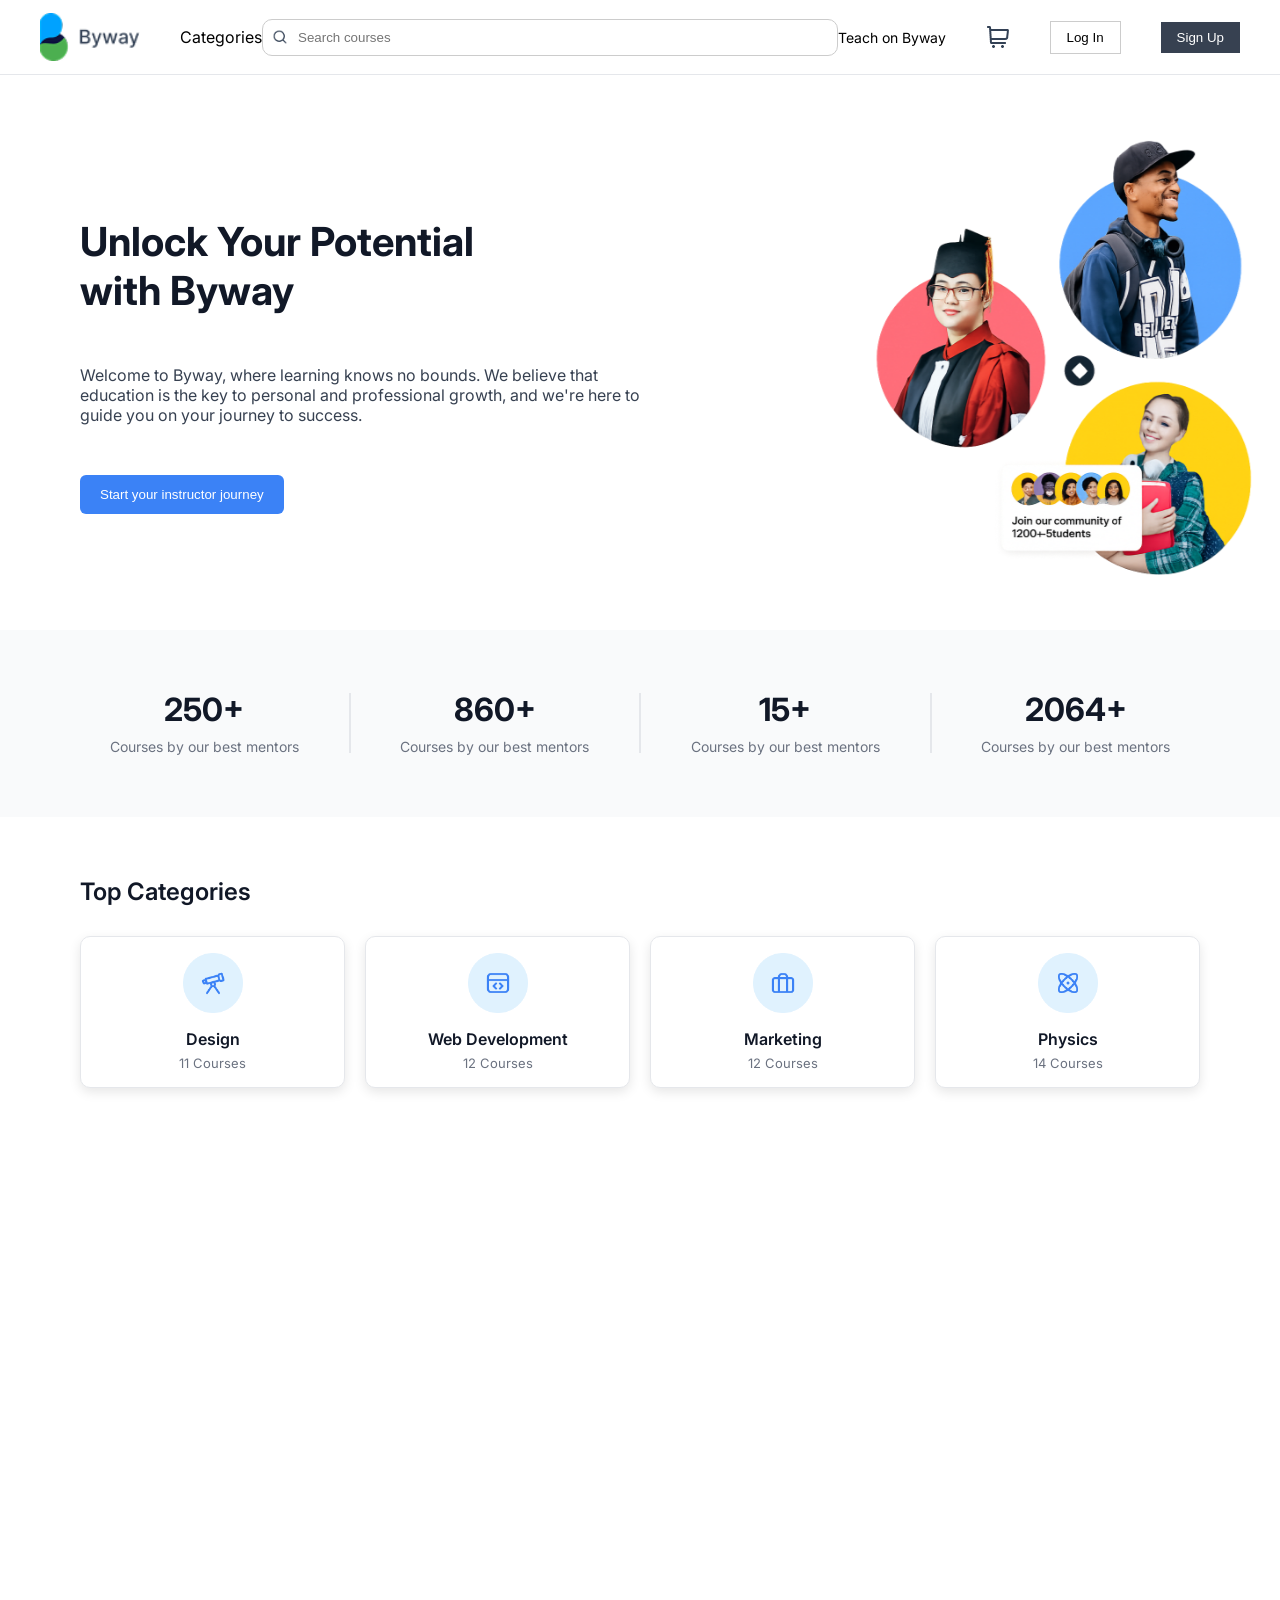
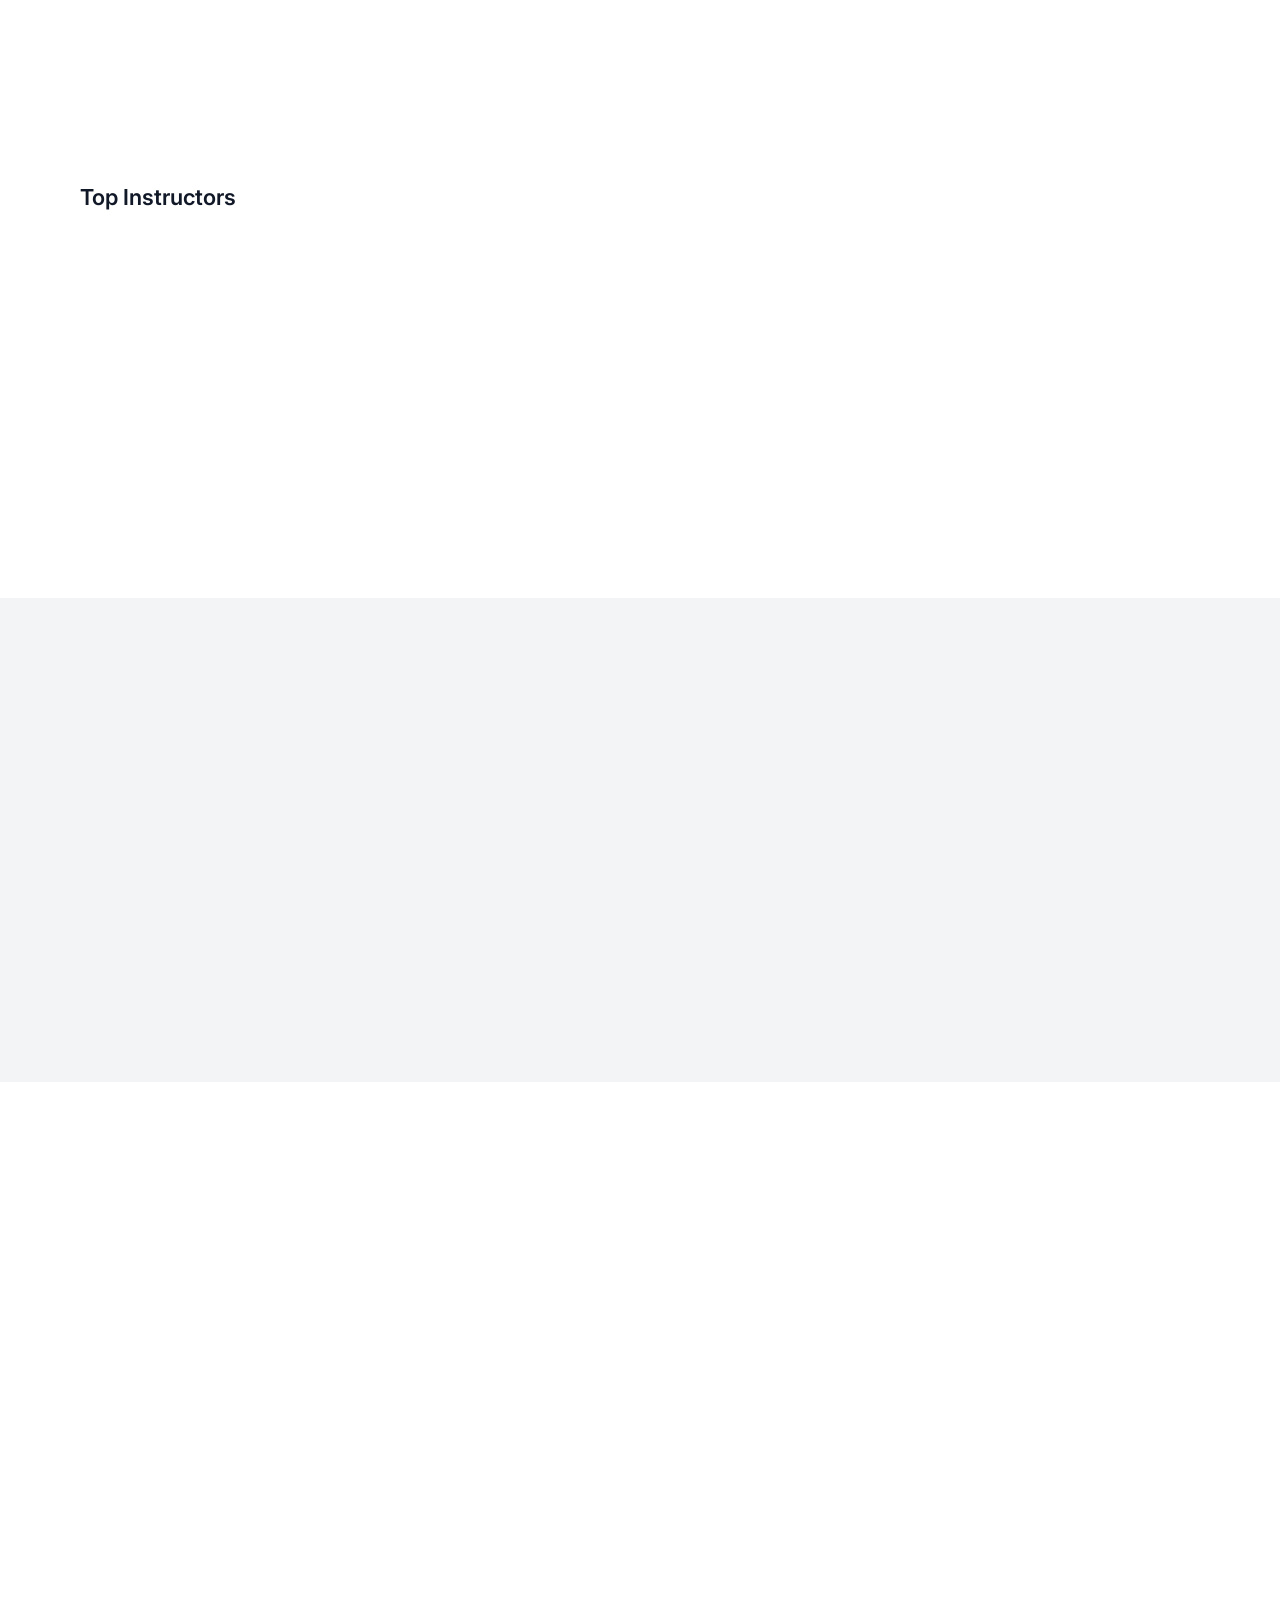
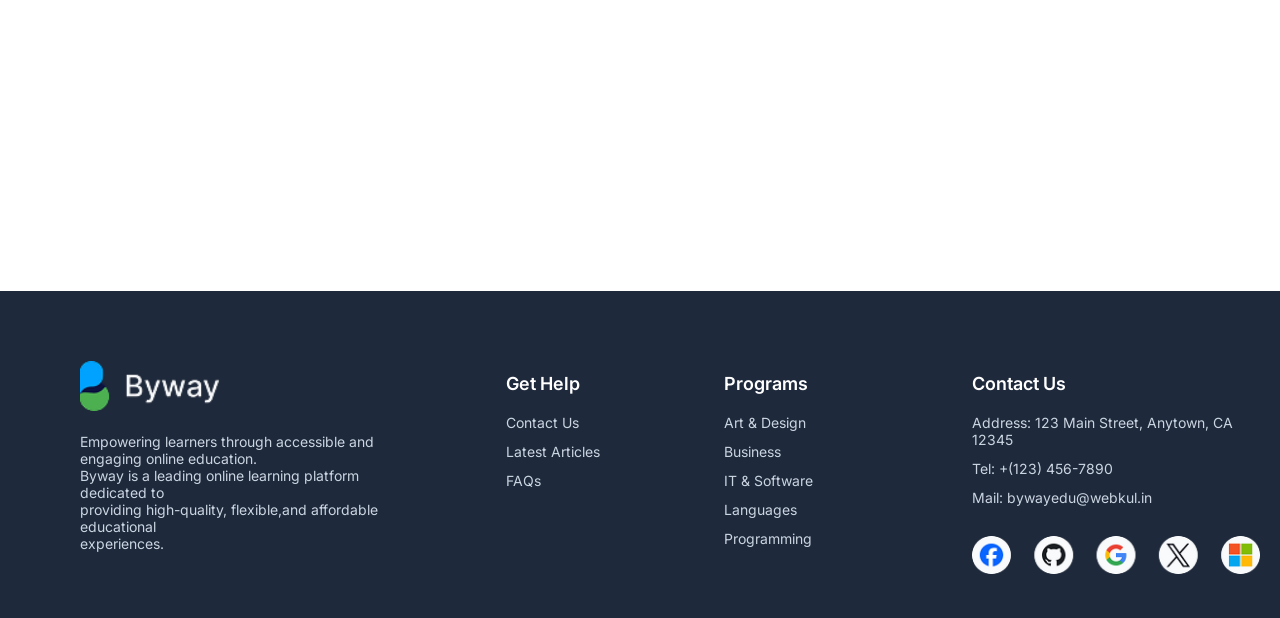
<file: index.html>
<!DOCTYPE html>
<html lang="en">
<head>
  <meta charset="UTF-8">
  <title>LMS</title>
</head>
<body>

<script>
  // SIMPLE ENTRY POINT
  window.location.href = "HomeScreen.html";
</script>

</body>
</html>
</file>
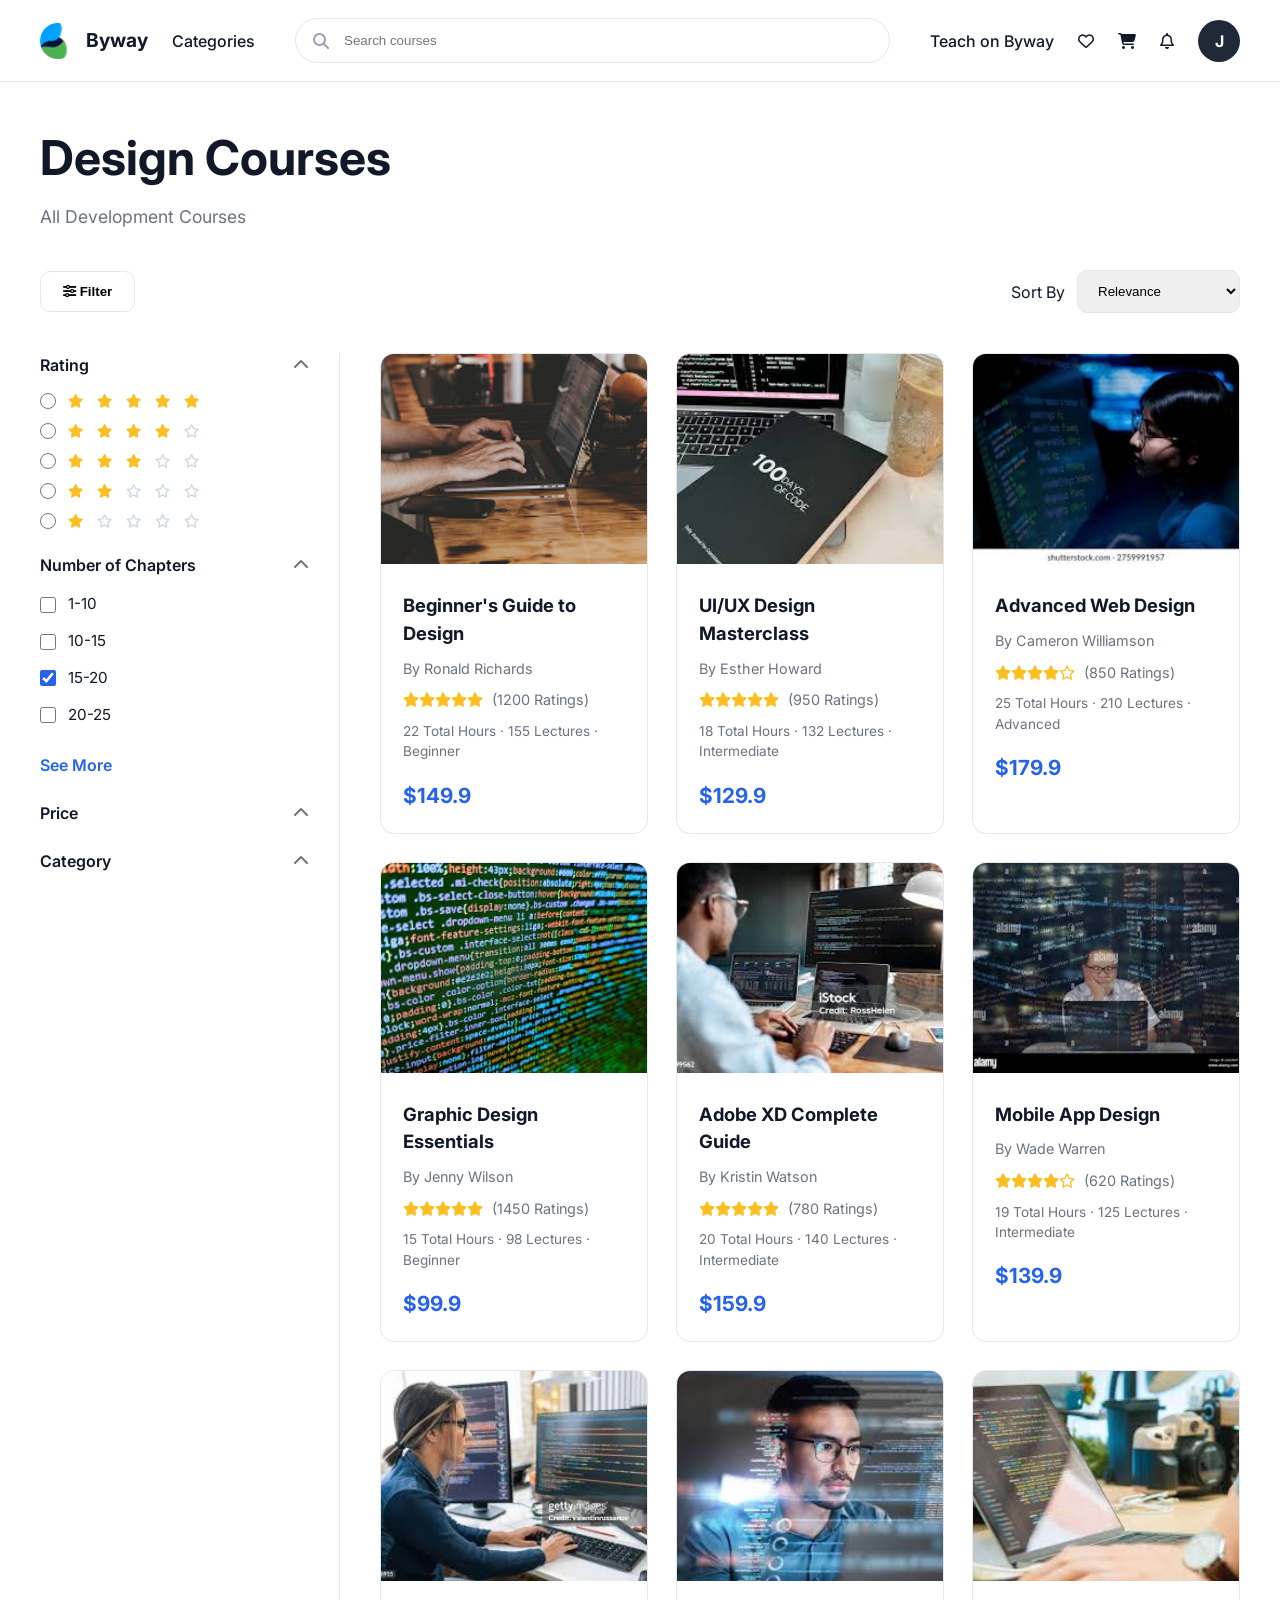
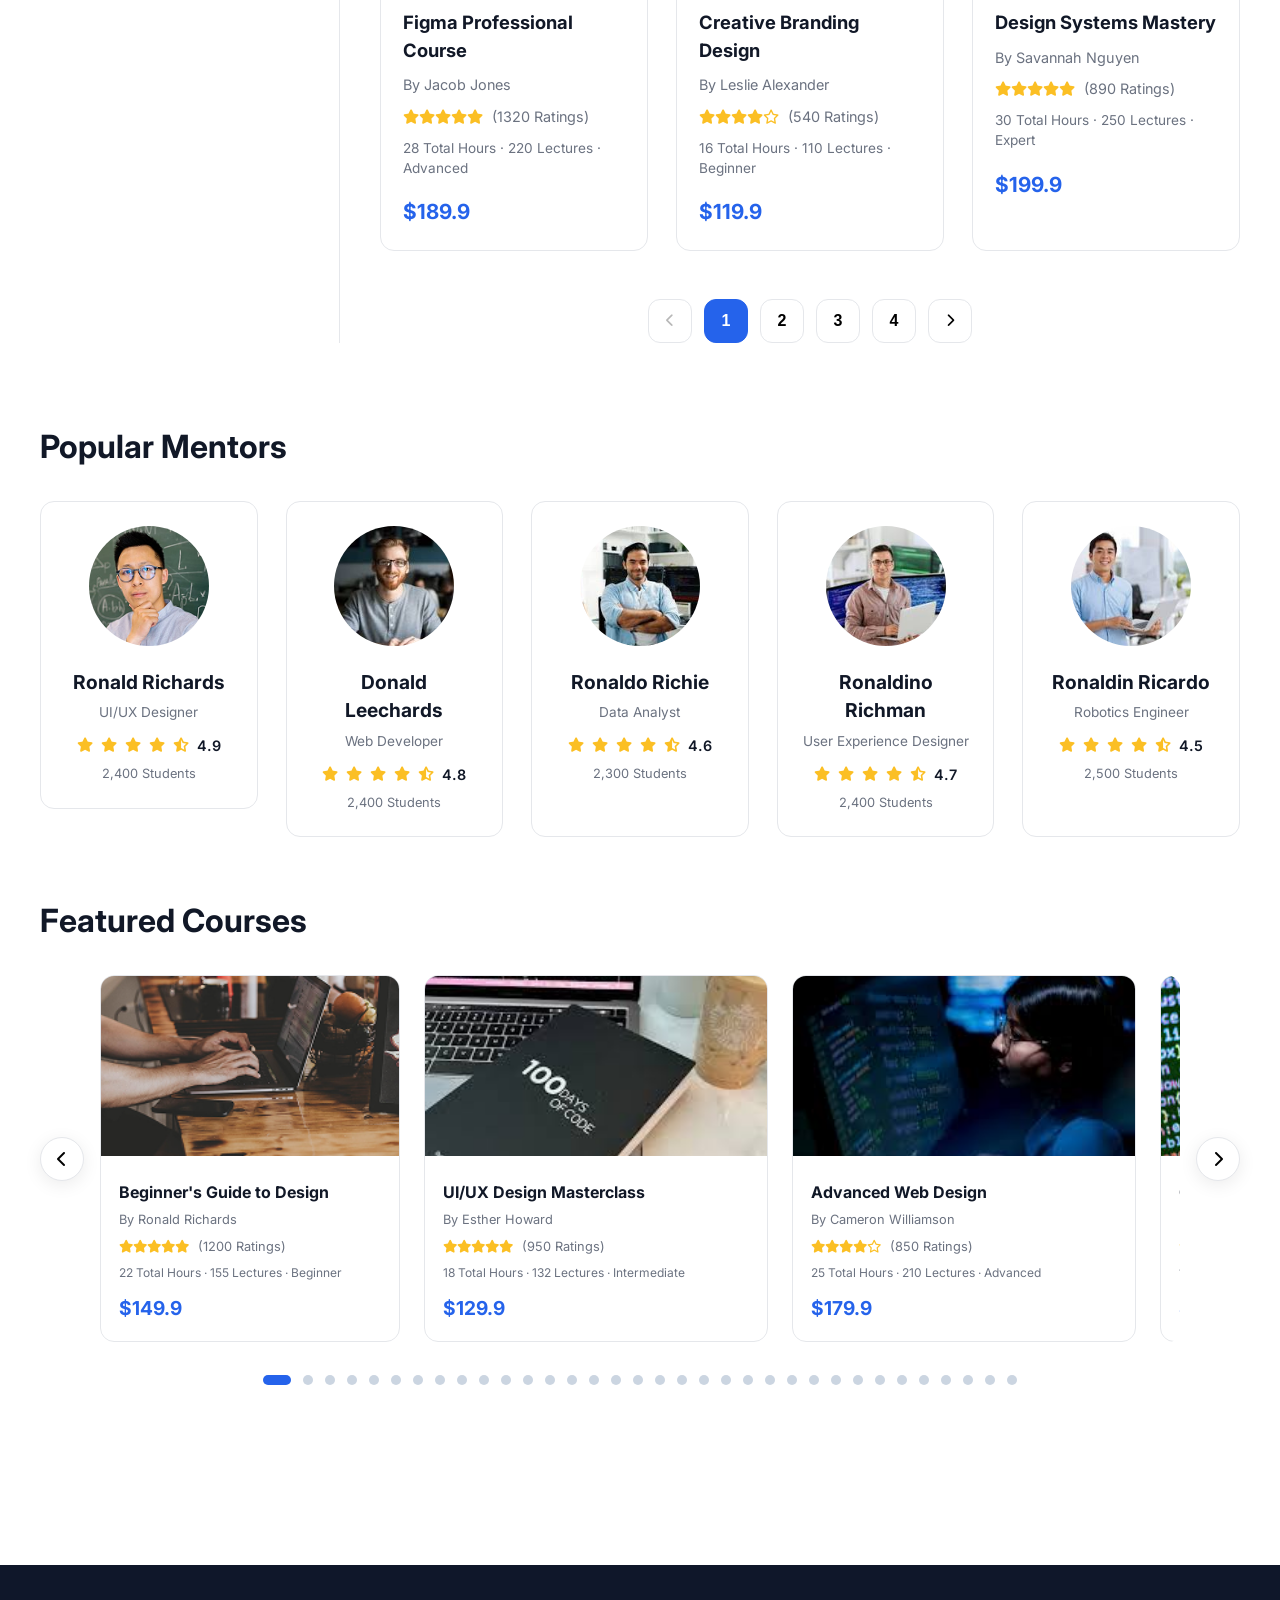
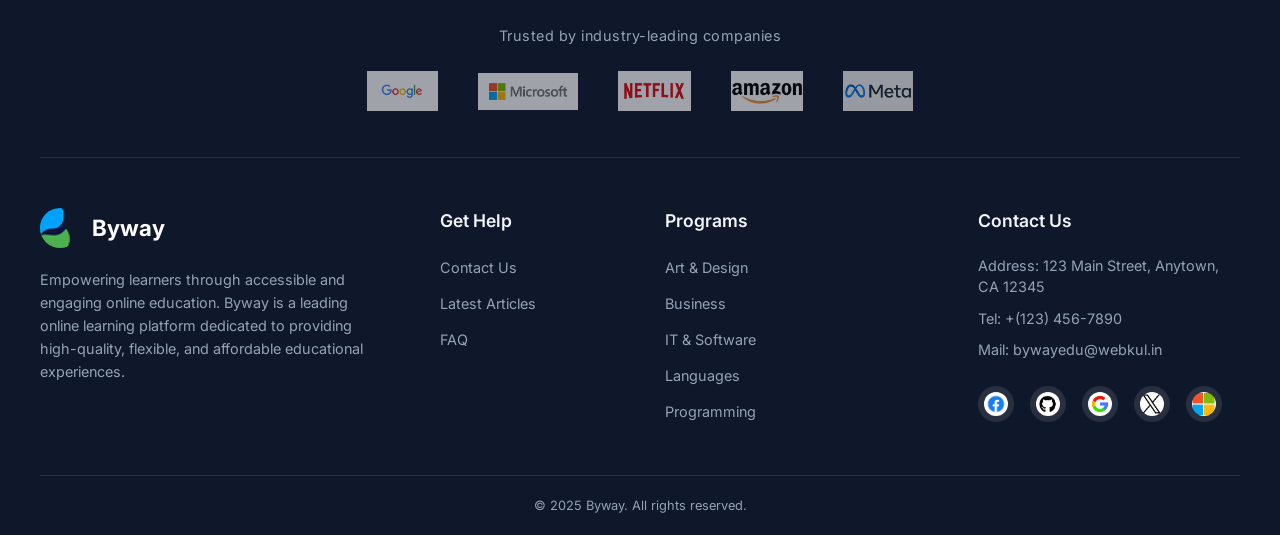
<file: CategoryPage.html>
<!-- CategoryPage.html -->
<!DOCTYPE html>
<html lang="en">

<head>
    <meta charset="UTF-8">
    <meta name="viewport" content="width=device-width, initial-scale=1.0">
    <title>Design Courses | Byway</title>

    <!-- Main Stylesheet -->
    <link rel="stylesheet" href="CategoryPage.css">

    <!-- Font Awesome -->
    <link rel="stylesheet" href="https://cdnjs.cloudflare.com/ajax/libs/font-awesome/6.5.1/css/all.min.css">
</head>

<body>

    <!-- Header -->
    <header class="header">
        <div class="nav-left">
            <div class="logo">
                <img src="Images/CategoryPage Imgs/logo.png" alt="Byway Logo" class="logo-image" onerror="this.style.display='none'; this.nextElementSibling.style.display='flex';">
                <div class="logo-icon-fallback" style="display: none;">B</div>
                <span>Byway</span>
            </div>

            <a href="#" class="nav-link">Categories</a>
        </div>

        <div class="search-container">
            <i class="fas fa-search"></i>
            <input type="text" placeholder="Search courses">
        </div>

        <div class="nav-right">
            <a href="#" class="teach-link">Teach on Byway</a>
            <i class="far fa-heart"></i>
            <i class="fas fa-shopping-cart"></i>
            <i class="far fa-bell"></i>
            <div class="profile-avatar">J</div>
        </div>
    </header>

    <!-- Main Content -->
    <main class="category-page">

        <!-- Page Header -->
        <section class="page-header">
            <h1>Design Courses</h1>
            <p>All Development Courses</p>
        </section>

        <!-- Toolbar -->
        <section class="toolbar">
            <button class="filter-btn">
                <i class="fas fa-sliders-h"></i>
                Filter
            </button>

            <div class="sort-wrapper">
                <label for="sortCourses">Sort By</label>
                <select id="sortCourses">
                    <option value="relevance">Relevance</option>
                    <option value="price-low">Price: Low to High</option>
                    <option value="price-high">Price: High to Low</option>
                    <option value="rating">Highest Rated</option>
                </select>
            </div>
        </section>

        <!-- Content Layout -->
        <section class="content-layout">

            <!-- Sidebar -->
            <aside class="sidebar">

                <div class="filter-group">
                    <div class="filter-header">
                        <h3>Rating</h3>
                        <i class="fas fa-chevron-up"></i>
                    </div>

                    <label><input type="radio" name="rating" value="5"> <i class="fas fa-star"></i> <i class="fas fa-star"></i> <i class="fas fa-star"></i> <i class="fas fa-star"></i> <i class="fas fa-star"></i></label>
                    <label><input type="radio" name="rating" value="4"> <i class="fas fa-star"></i> <i class="fas fa-star"></i> <i class="fas fa-star"></i> <i class="fas fa-star"></i> <i class="far fa-star"></i></label>
                    <label><input type="radio" name="rating" value="3"> <i class="fas fa-star"></i> <i class="fas fa-star"></i> <i class="fas fa-star"></i> <i class="far fa-star"></i> <i class="far fa-star"></i></label>
                    <label><input type="radio" name="rating" value="2"> <i class="fas fa-star"></i> <i class="fas fa-star"></i> <i class="far fa-star"></i> <i class="far fa-star"></i> <i class="far fa-star"></i></label>
                    <label><input type="radio" name="rating" value="1"> <i class="fas fa-star"></i> <i class="far fa-star"></i> <i class="far fa-star"></i> <i class="far fa-star"></i> <i class="far fa-star"></i></label>
                </div>

                <div class="filter-group">
                    <div class="filter-header">
                        <h3>Number of Chapters</h3>
                        <i class="fas fa-chevron-up"></i>
                    </div>

                    <label><input type="checkbox"> 1-10</label>
                    <label><input type="checkbox"> 10-15</label>
                    <label><input type="checkbox" checked> 15-20</label>
                    <label><input type="checkbox"> 20-25</label>

                    <a href="#" class="see-more">See More</a>
                </div>

                <div class="filter-group">
                    <div class="filter-header">
                        <h3>Price</h3>
                        <i class="fas fa-chevron-up"></i>
                    </div>
                </div>

                <div class="filter-group">
                    <div class="filter-header">
                        <h3>Category</h3>
                        <i class="fas fa-chevron-up"></i>
                    </div>
                </div>

            </aside>

            <!-- Courses Grid -->
            <section class="courses-section">
                <div class="courses-grid" id="coursesGrid">
                    <!-- JavaScript renders 3x3 course cards here -->
                </div>

                <!-- Numbered Pagination: < 1 2 3 4 > -->
                <div class="numbered-pagination" id="numberedPagination">
                    <!-- JavaScript renders pagination buttons here -->
                </div>
            </section>

        </section>

        <!-- ========== POPULAR MENTORS SECTION ========== -->
        <section class="popular-mentors-section">
            <div class="section-title">
                <h2>Popular Mentors</h2>
            </div>

            <div class="mentors-grid" id="mentorsGrid">
                <!-- JavaScript renders mentor cards here -->
            </div>
        </section>

        <!-- Carousel Section -->
        <section class="carousel-section">
            <div class="section-title">
                <h2>Featured Courses</h2>
            </div>

            <div class="custom-carousel">
                <button class="carousel-arrow prev-arrow" id="carouselPrev">
                    <i class="fas fa-chevron-left"></i>
                </button>

                <div class="carousel-track-container-custom">
                    <div class="carousel-track-custom" id="carouselTrackCustom">
                        <!-- JavaScript renders carousel cards here -->
                    </div>
                </div>

                <button class="carousel-arrow next-arrow" id="carouselNext">
                    <i class="fas fa-chevron-right"></i>
                </button>
            </div>

            <!-- Carousel Pagination Dots -->
            <div class="carousel-dots" id="carouselDots"></div>
        </section>

        <!-- Reserved Space For Future Sections -->
        <section id="future-content"></section>

    </main>

    <!-- ========== FOOTER SECTION ========== -->
    <footer class="footer">
        <div class="footer-container">

            <!-- Trusted Companies Logos Section -->
            <div class="trusted-companies">
                <p class="trusted-text">Trusted by industry-leading companies</p>
                <div class="companies-logos">
                    <a href="https://www.google.com" target="_blank" rel="noopener noreferrer">
                        <img src="Images/Trusted Companies Imgs/google-logo.png" alt="Google" class="company-logo" onerror="this.src='https://placehold.co/100x40/e2e8f0/64748b?text=Google'">
                    </a>
                    <a href="https://www.microsoft.com" target="_blank" rel="noopener noreferrer">
                        <img src="Images/Trusted Companies Imgs/microsoft-logo.png" alt="Microsoft" class="company-logo" onerror="this.src='https://placehold.co/100x40/e2e8f0/64748b?text=Microsoft'">
                    </a>
                    <a href="https://www.netflix.com" target="_blank" rel="noopener noreferrer">
                        <img src="Images/Trusted Companies Imgs/netflix-logo.png" alt="Netflix" class="company-logo" onerror="this.src='https://placehold.co/100x40/e2e8f0/64748b?text=Netflix'">
                    </a>
                    <a href="https://www.amazon.com" target="_blank" rel="noopener noreferrer">
                        <img src="Images/Trusted Companies Imgs/amazon-logo.png" alt="Amazon" class="company-logo" onerror="this.src='https://placehold.co/100x40/e2e8f0/64748b?text=Amazon'">
                    </a>
                    <a href="https://www.facebook.com" target="_blank" rel="noopener noreferrer">
                        <img src="Images/Trusted Companies Imgs/meta-logo.jpg" alt="Meta" class="company-logo" onerror="this.src='https://placehold.co/100x40/e2e8f0/64748b?text=Meta'">
                    </a>
                </div>
            </div>

            <!-- Footer Columns -->
            <div class="footer-grid">
                <!-- Column 1: Logo & Description -->
                <div class="footer-column footer-brand">
                    <div class="footer-logo">
                        <img src="Images/CategoryPage Imgs/logo.png" alt="Byway Logo" class="footer-logo-image" onerror="this.src='https://placehold.co/40x40/2563eb/white?text=B'">
                        <span>Byway</span>
                    </div>
                    <p class="footer-description">
                        Empowering learners through accessible and engaging online education.
                        Byway is a leading online learning platform dedicated to providing high-quality,
                        flexible, and affordable educational experiences.
                    </p>
                </div>

                <!-- Column 2: Get Help -->
                <div class="footer-column">
                    <h4>Get Help</h4>
                    <ul>
                        <li><a href="#">Contact Us</a></li>
                        <li><a href="#">Latest Articles</a></li>
                        <li><a href="#">FAQ</a></li>
                    </ul>
                </div>

                <!-- Column 3: Programs -->
                <div class="footer-column">
                    <h4>Programs</h4>
                    <ul>
                        <li><a href="#">Art & Design</a></li>
                        <li><a href="#">Business</a></li>
                        <li><a href="#">IT & Software</a></li>
                        <li><a href="#">Languages</a></li>
                        <li><a href="#">Programming</a></li>
                    </ul>
                </div>

                <!-- Column 4: Contact Us with Social Media Images -->
                <div class="footer-column">
                    <h4>Contact Us</h4>
                    <div class="contact-us-text">
                        <p>Address: 123 Main Street, Anytown, CA 12345</p>
                        <p>Tel: +(123) 456-7890</p>
                        <p>Mail: bywayedu@webkul.in</p>
                    </div>
                    
                    <!-- Social Media Images (Local Files) -->
                    <div class="social-icons">
                        <a href="https://www.facebook.com" target="_blank" rel="noopener noreferrer" class="social-icon-link">
                            <img src="Images/CategoryPage Imgs/fb img.png" alt="Facebook" class="social-icon-img" onerror="this.src='https://placehold.co/32x32/2563eb/white?text=f'">
                        </a>
                        <a href="https://www.github.com" target="_blank" rel="noopener noreferrer" class="social-icon-link">
                            <img src="Images/CategoryPage Imgs/g hub img.png" alt="GitHub" class="social-icon-img" onerror="this.src='https://placehold.co/32x32/2563eb/white?text=git'">
                        </a>
                        <a href="https://www.google.com" target="_blank" rel="noopener noreferrer" class="social-icon-link">
                            <img src="Images/CategoryPage Imgs/g img.png" alt="Google" class="social-icon-img" onerror="this.src='https://placehold.co/32x32/2563eb/white?text=g'">
                        </a>
                        <a href="https://www.twitter.com" target="_blank" rel="noopener noreferrer" class="social-icon-link">
                            <img src="Images/CategoryPage Imgs/x img.png" alt="X (Twitter)" class="social-icon-img" onerror="this.src='https://placehold.co/32x32/2563eb/white?text=x'">
                        </a>
                        <a href="https://www.microsoft.com" target="_blank" rel="noopener noreferrer" class="social-icon-link">
                            <img src="Images/CategoryPage Imgs/mic img.png" alt="Microsoft" class="social-icon-img" onerror="this.src='https://placehold.co/32x32/2563eb/white?text=m'">
                        </a>
                    </div>
                </div>
            </div>
        </div>

        <!-- Bottom Bar -->
        <div class="footer-bottom">
            <p>&copy; 2025 Byway. All rights reserved.</p>
        </div>
    </footer>

    <!-- External JavaScript File -->
    <script src="CategoryPage.js"></script>

    <!-- Logo fallback script -->
    <script>
        document.addEventListener('DOMContentLoaded', function() {
            const logoImg = document.querySelector('.logo-image');
            const fallback = document.querySelector('.logo-icon-fallback');
            if (logoImg && logoImg.complete && logoImg.naturalWidth === 0) {
                logoImg.style.display = 'none';
                if (fallback) fallback.style.display = 'flex';
            } else if (logoImg) {
                logoImg.addEventListener('error', function() {
                    logoImg.style.display = 'none';
                    if (fallback) fallback.style.display = 'flex';
                });
            }
        });
    </script>

</body>

</html>
</file>
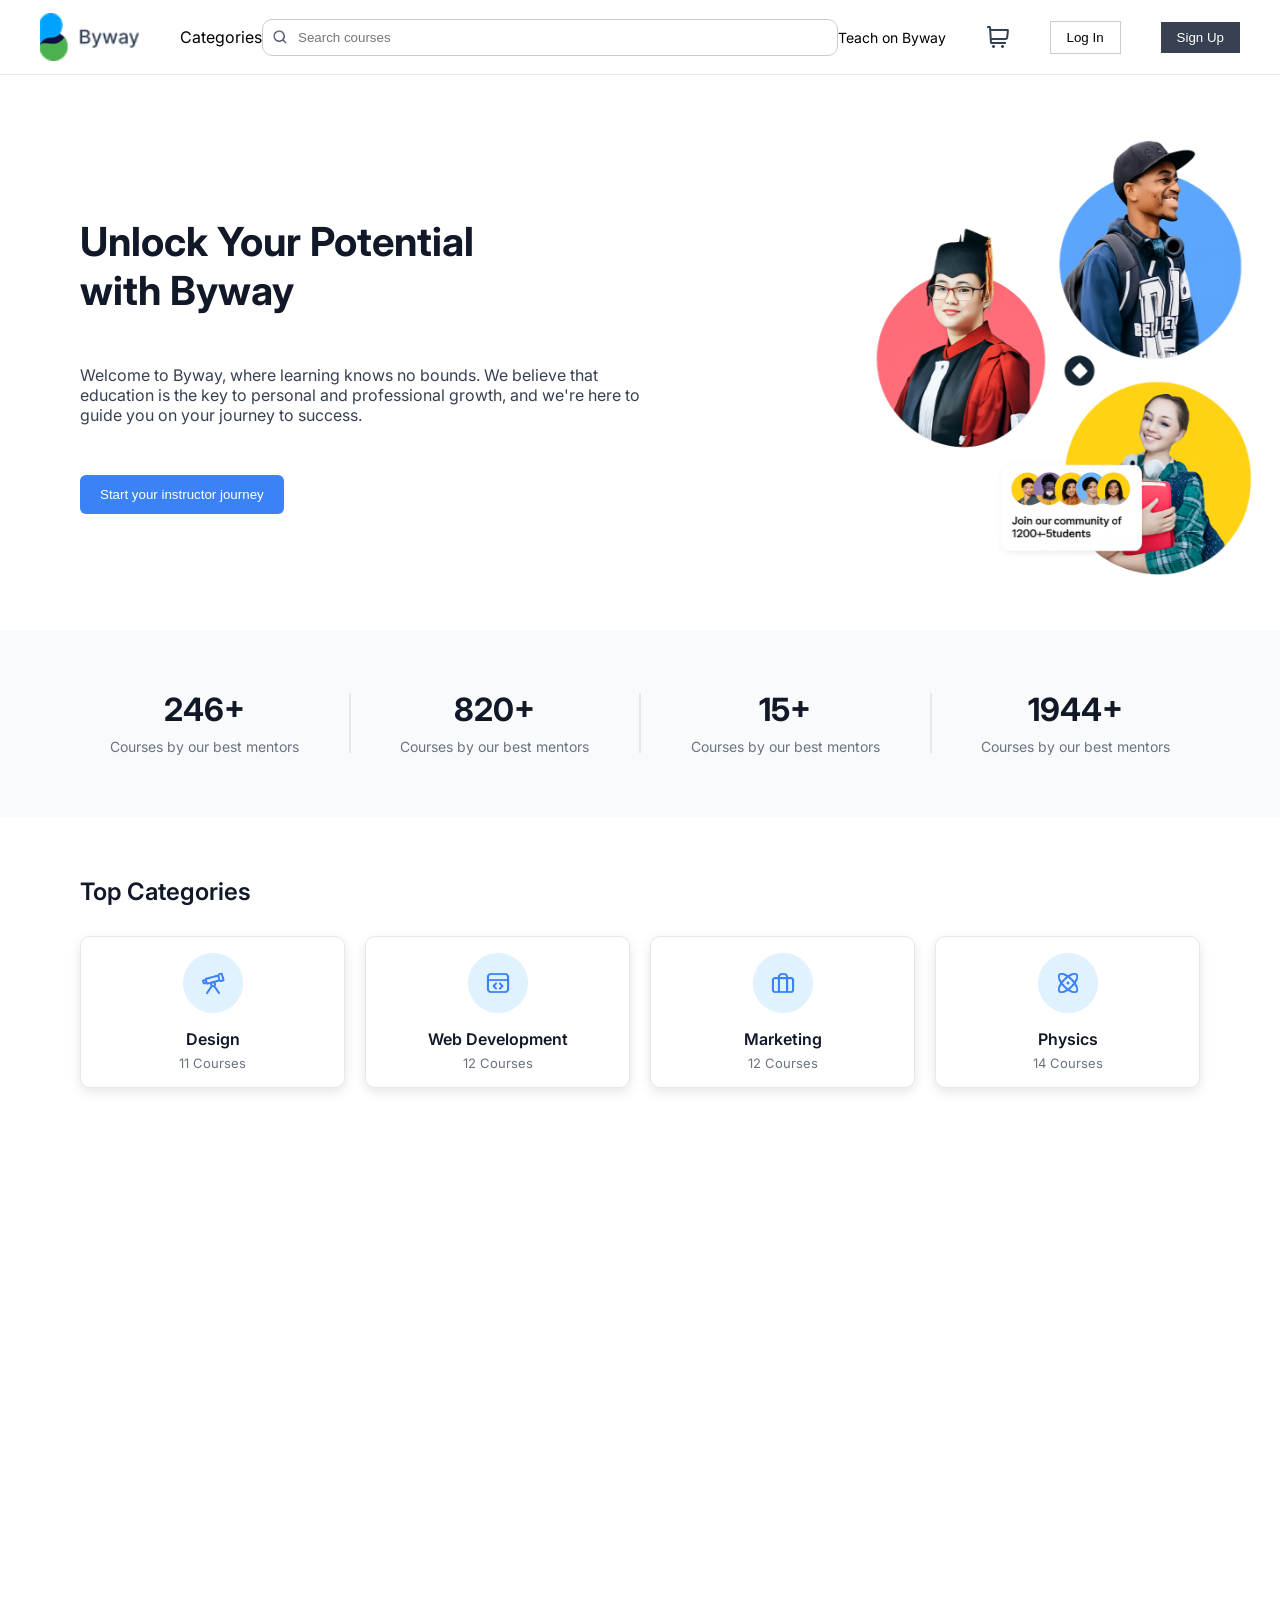
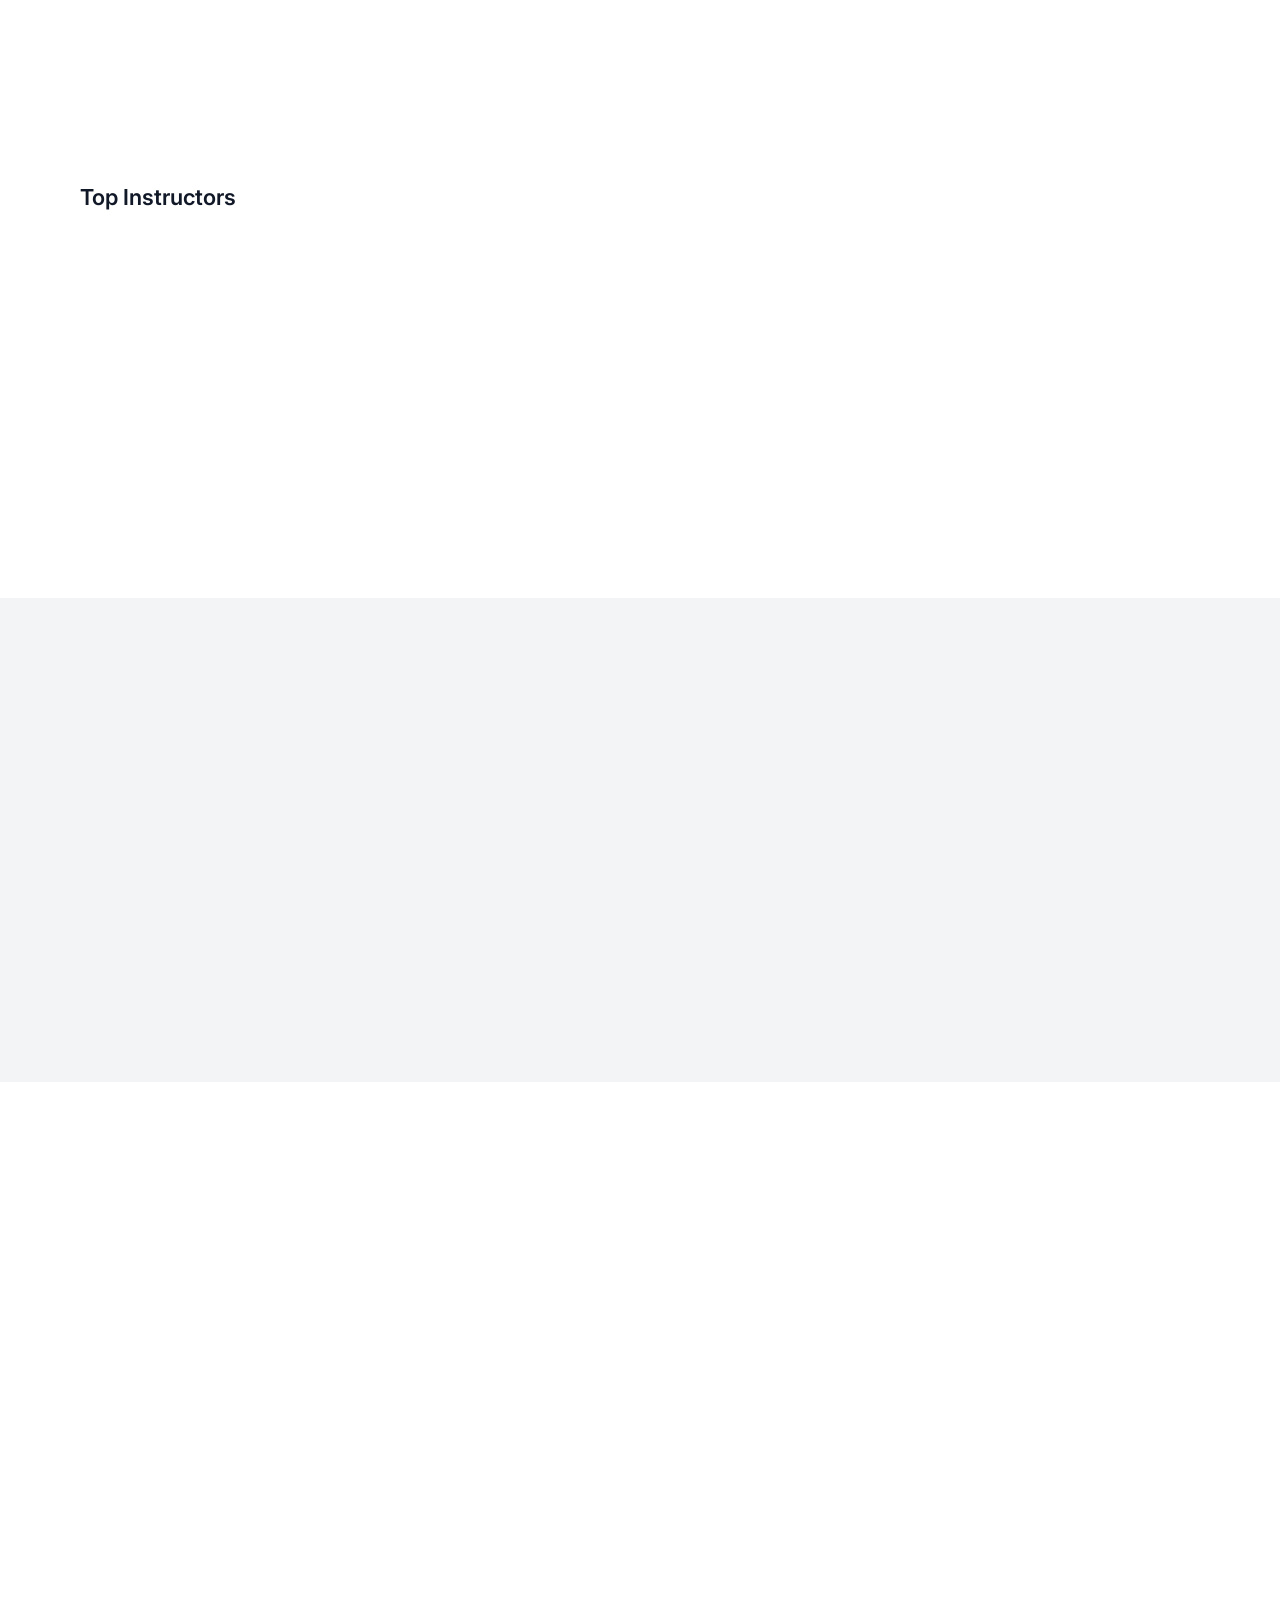
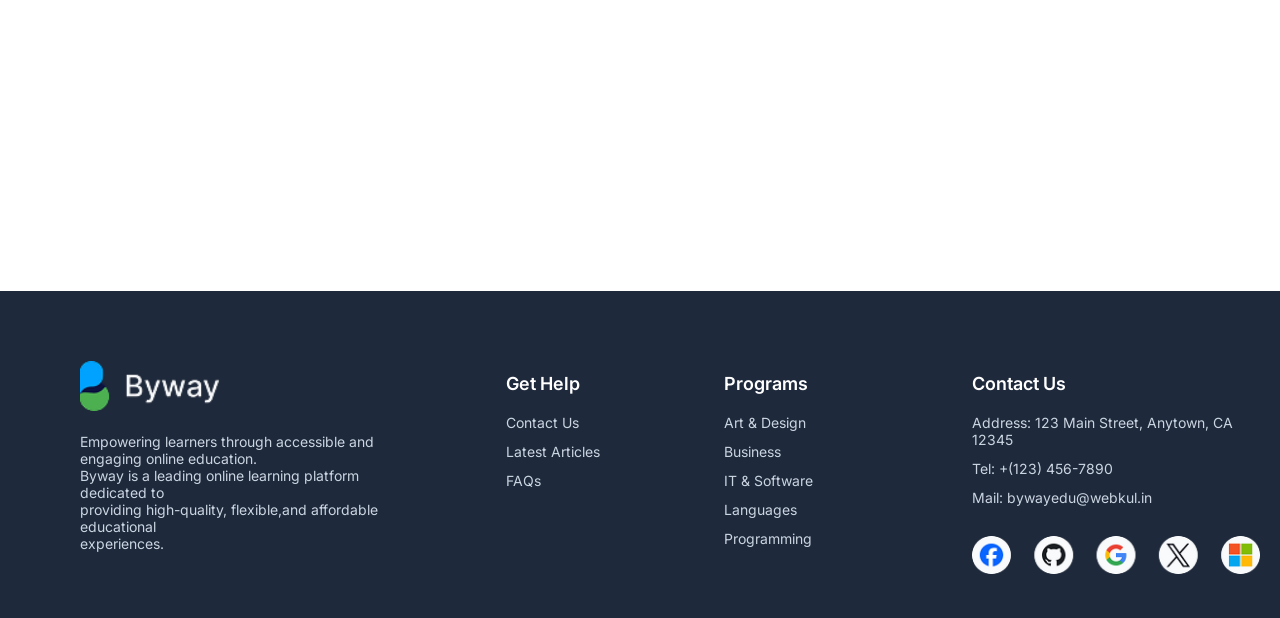
<file: CoursePage.html>
<!DOCTYPE html>
<html lang="en">
<head>
    <meta charset="UTF-8">
    <meta name="viewport" content="width=device-width, initial-scale=1.0">
    <title>All Courses | Byway</title>
    <link rel="preconnect" href="https://fonts.googleapis.com">
    <link rel="preconnect" href="https://fonts.gstatic.com" crossorigin>
    <link href="https://fonts.googleapis.com/css2?family=Inter:ital,opsz,wght@0,14..32,100..900;1,14..32,100..900&display=swap" rel="stylesheet">
    <link rel="stylesheet" href="https://cdnjs.cloudflare.com/ajax/libs/font-awesome/6.4.0/css/all.min.css">
    <link rel="stylesheet" href="CoursePage.css">
</head>
<body>
    <!-- Header (consistent with Dashboard) -->
    <header class="header">
        <div class="header-container">
            <a href="Dashboard.html" class="logo">
                <img src="Images/Byway logo.png" alt="Byway Logo">
                <span class="logo-text">Byway</span>
            </a>
            <nav class="main-nav">
                <a href="Dashboard.html">Home</a>
                <a href="CoursePage.html" class="active">Courses</a>
                <a href="#">About</a>
                <a href="#">Contact</a>
            </nav>
            <div class="header-actions">
                <a href="ShoppingCart.html" class="cart-icon">
                    <i class="fas fa-shopping-cart"></i>
                    <span class="cart-badge" id="cartBadge">0</span>
                </a>
                <div class="profile-icon-wrapper">
                    <button class="profile-icon-btn" id="profileIconBtn">
                        <img src="Images/Instructor image.png" alt="User Avatar" class="user-avatar-small">
                    </button>
                    <div class="profile-dropdown" id="profileDropdown">
                        <a href="ProfilePages.html" class="dropdown-item"><i class="fas fa-user-circle"></i> My Profile</a>
                        <a href="OrderComplete.html" class="dropdown-item"><i class="fas fa-clipboard-list"></i> My Orders</a>
                        <button class="dropdown-item logout" id="logoutBtn"><i class="fas fa-sign-out-alt"></i> Logout</button>
                    </div>
                </div>
            </div>
        </div>
    </header>

    <!-- Main Content -->
    <main class="courses-page">
        <div class="container">
            <h1>All Courses</h1>
            <div class="courses-grid" id="coursesGrid"></div>
        </div>
    </main>

    <script src="CoursePage.js"></script>
</body>
</html>
</file>
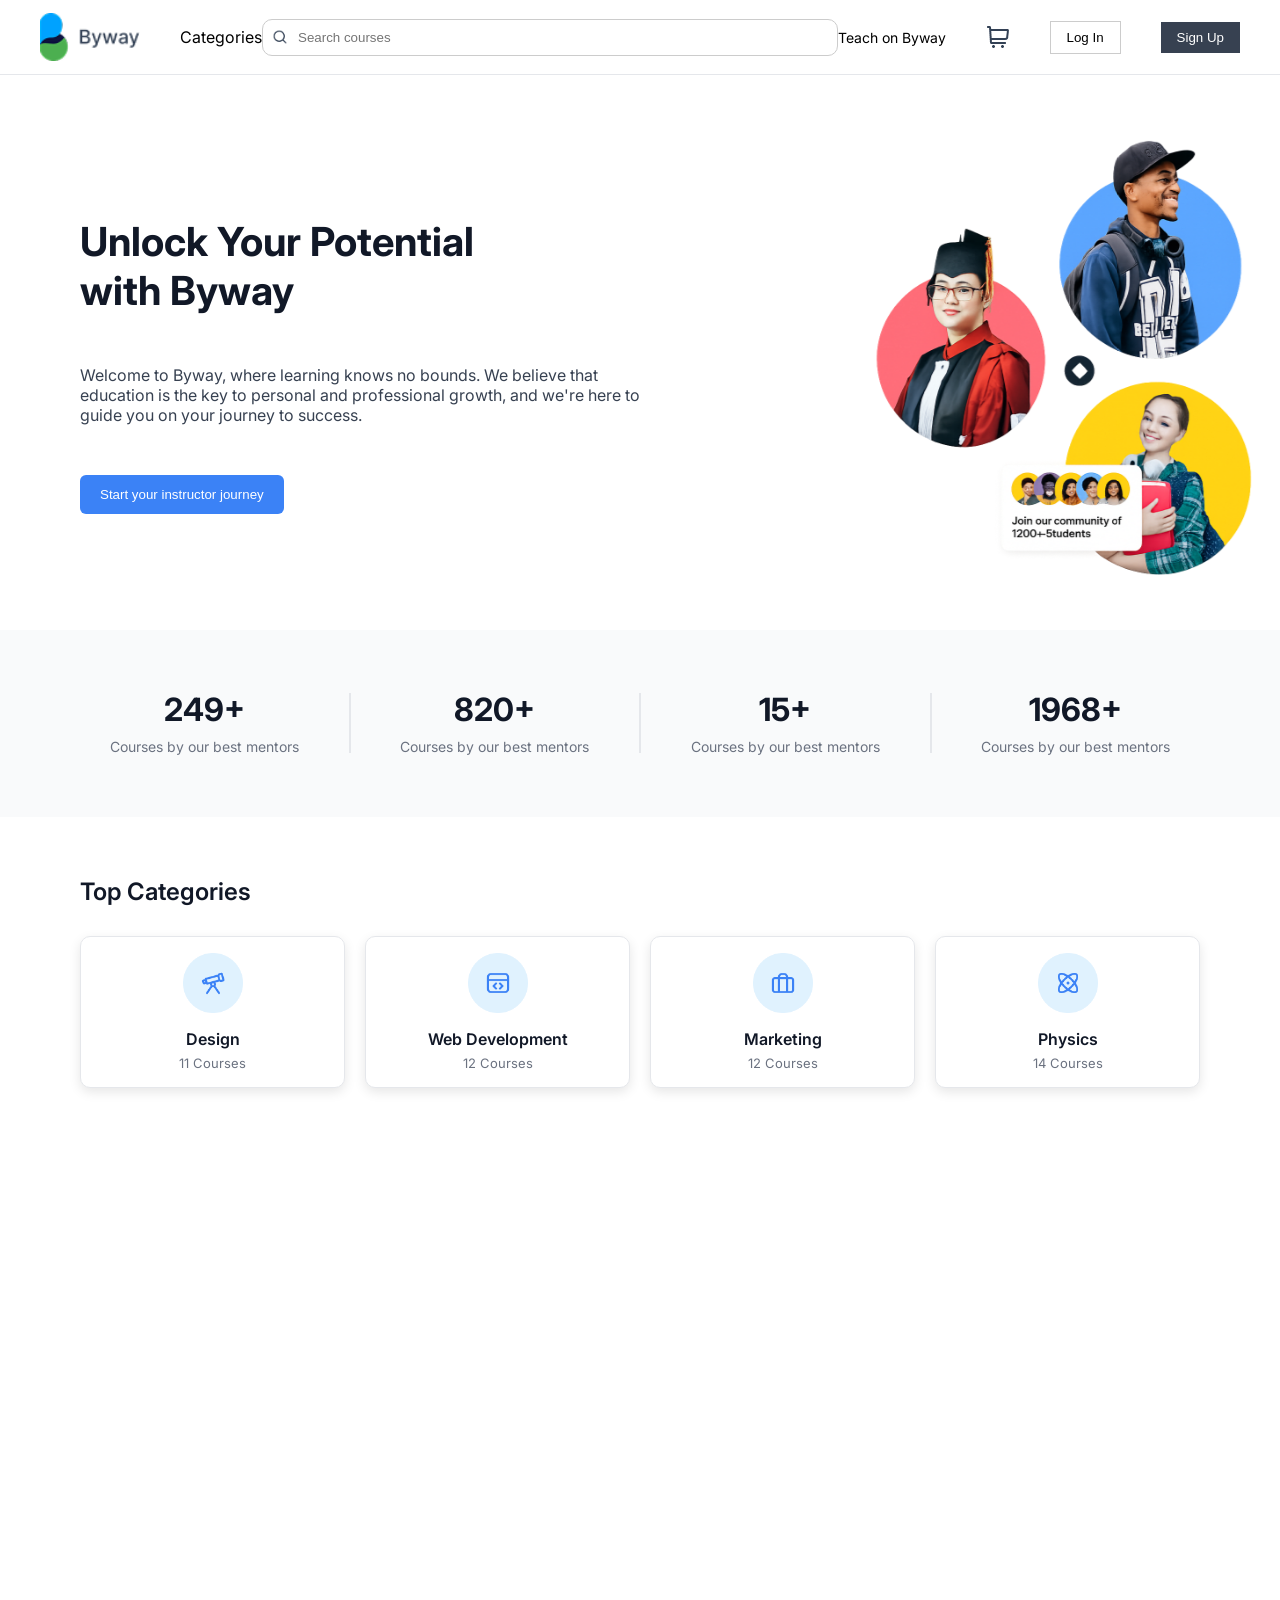
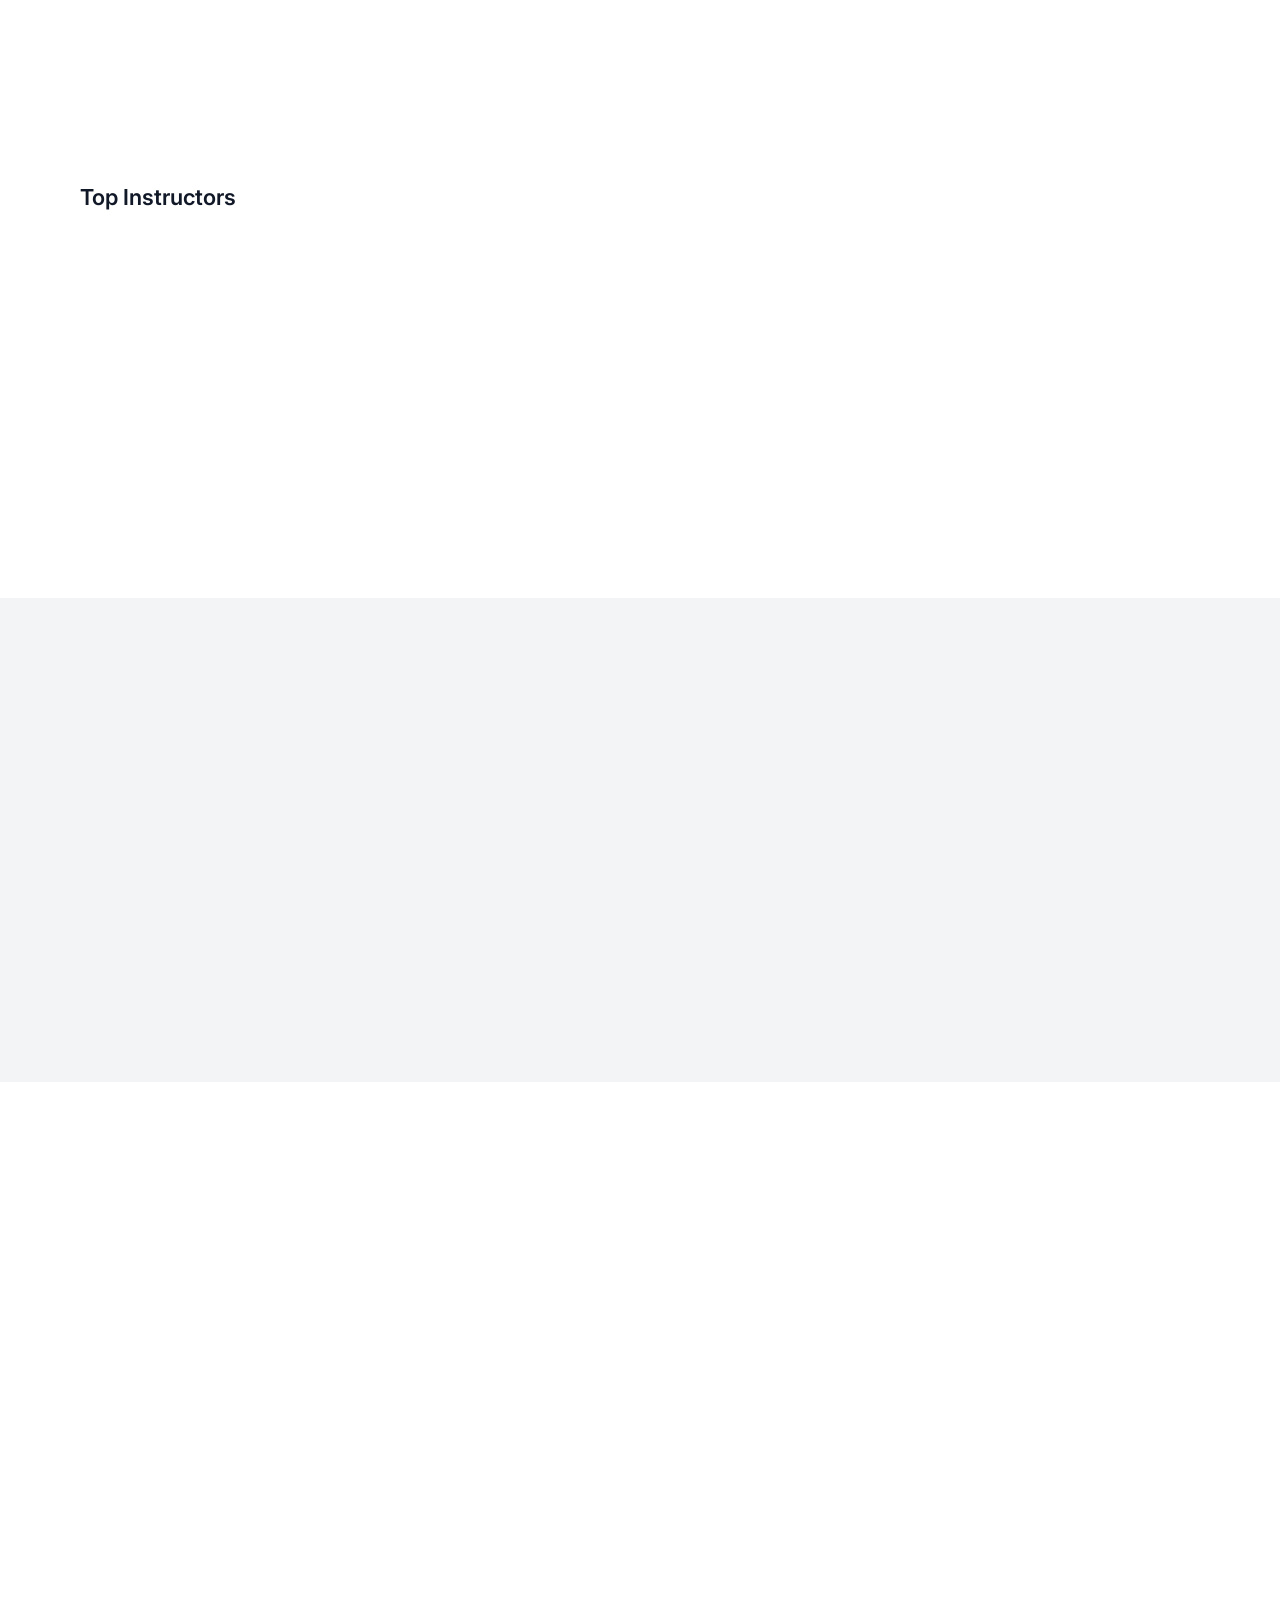
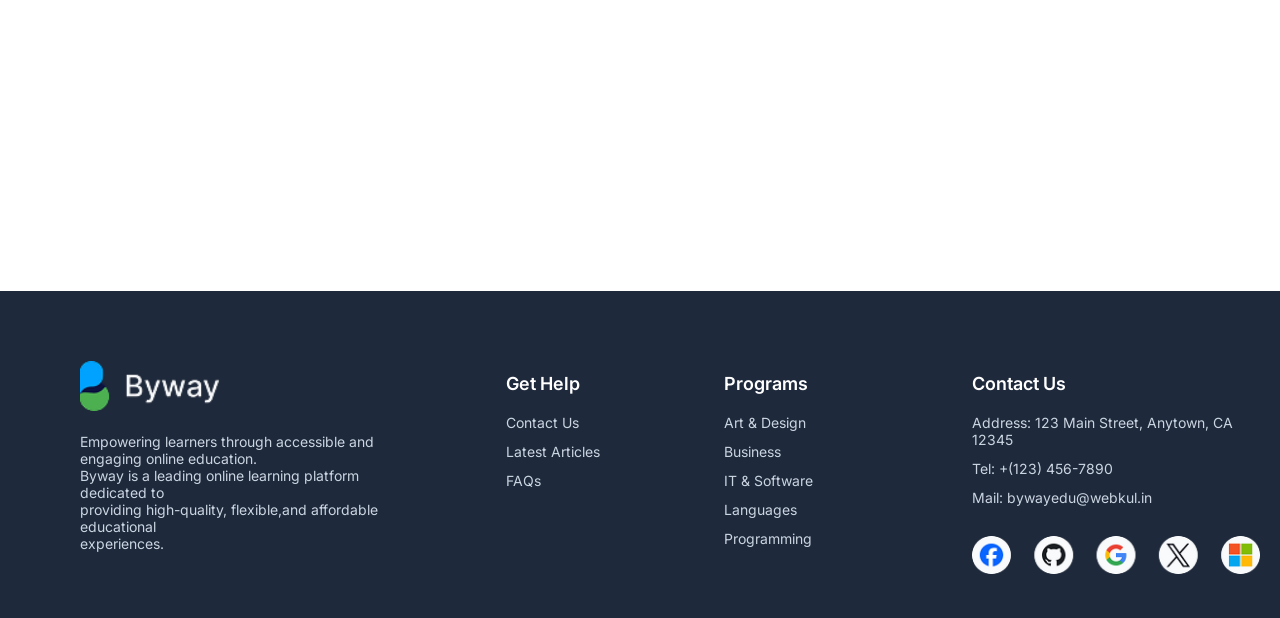
<file: Dashboard.html>
<!DOCTYPE html>
<html lang="en">
<head>
    <meta charset="UTF-8">
    <meta name="viewport" content="width=device-width, initial-scale=1.0">
    <title>Dashboard | Byway</title>
    <link rel="preconnect" href="https://fonts.googleapis.com">
    <link rel="preconnect" href="https://fonts.gstatic.com" crossorigin>
    <link href="https://fonts.googleapis.com/css2?family=Inter:ital,opsz,wght@0,14..32,100..900;1,14..32,100..900&display=swap" rel="stylesheet">
    <link rel="stylesheet" href="https://cdnjs.cloudflare.com/ajax/libs/font-awesome/6.4.0/css/all.min.css">
    <link rel="stylesheet" href="Dashboard.css">
</head>
<body>
    <main>
        <div class="page" id="pageContent">

            <nav class="navbar">
                <div class="nav-left">
                    <a href="Dashboard.html">
                        <img class="logo" src="Images/Byway logo.png" alt="Byway Logo">
                    </a>
                    <div class="category">Categories</div>
                </div>

                <div class="nav-center">
                    <img src="Images/heroicons_magnifying-glass-20-solid.png" alt="search Icon">
                    <input type="text" placeholder="Search courses">
                </div>

                <div class="nav-right">
                    <div class="teacher">Teach on Byway</div>

                    <!-- Cart Icon -->
                    <a href="ShoppingCart.html" class="shop-cart-wrapper">
                        <i class="fas fa-shopping-cart cart-icon"></i>
                        <span class="cart-badge" id="cartBadge">3</span>
                    </a>

                    <!-- Profile Icon -->
                    <div class="profile-dropdown-wrapper">
                        <button class="profile-icon-btn" id="profileIconBtn">
                            <img src="Images/Instructor image.png" alt="User Avatar" class="user-avatar-small">
                        </button>
                        <div class="profile-dropdown" id="profileDropdown">
                            <a href="ProfilePages.html" class="dropdown-item">
                                <i class="fas fa-user-circle"></i> My Profile
                            </a>
                            <a href="OrderComplete.html" class="dropdown-item">
                                <i class="fas fa-clipboard-list"></i> My Orders
                            </a>
                            <button class="dropdown-item logout" id="logoutBtn">
                                <i class="fas fa-sign-out-alt"></i> Logout
                            </button>
                        </div>
                    </div>
                </div>

                <div class="menu-toggle">☰</div>
            </nav>

            <section class="hero">
                <div class="hero-section">
                    <div class="hero-text">
                        <h1><span id="userGreeting">Welcome back!</span><br>Unlock Your Potential <br> with Byway</h1>
                        <p>Welcome to Byway, where learning knows no bounds. We believe that <br>
                            education is the key to personal and professional growth, and we're here to <br>
                            guide you on your journey to success. </p>
                        <button onclick="" class="start-btn">Start your instructor journey</button>
                    </div>
                    <div class="hero-image">
                        <img src="Images/ChatGPT Image Apr 21, 2026, 06_36_16 PM.png" alt="Hero Image">
                    </div>
                </div>
            </section>

            <section class="stats">
                <div class="stat">
                    <h2 class="count" data-target="250">0+</h2>
                    <p>Courses by our best mentors</p>
                </div>
                <div class="divider-line"></div>
                <div class="stat">
                    <h2 class="count" data-target="1000">0+</h2>
                    <p>Courses by our best mentors</p>
                </div>
                <div class="divider-line"></div>
                <div class="stat">
                    <h2 class="count" data-target="15">0+</h2>
                    <p>Courses by our best mentors</p>
                </div>
                <div class="divider-line"></div>
                <div class="stat">
                    <h2 class="count" data-target="2400">0+</h2>
                    <p>Courses by our best mentors</p>
                </div>
            </section>

            <section class="courses">
                <h2 class="section-title fade-in">Top Categories</h2>
                <div class="course-grid">
                    <div class="course-card fade-up" onclick="window.location.href='CategoryPage.html'">
                        <img src="Images/Design.png" alt=""><h3>Design</h3><p>11 Courses</p>
                    </div>
                    <div class="course-card fade-up" onclick="window.location.href='CategoryPage.html'">
                        <img src="Images/Development.png" alt=""><h3>Web Development</h3><p>12 Courses</p>
                    </div>
                    <div class="course-card fade-up" onclick="window.location.href='CategoryPage.html'">
                        <img src="Images/marketing.png" alt=""><h3>Marketing</h3><p>12 Courses</p>
                    </div>
                    <div class="course-card fade-up" onclick="window.location.href='CategoryPage.html'">
                        <img src="Images/physics.png" alt=""><h3>Physics</h3><p>14 Courses</p>
                    </div>
                </div>
            </section>

            <section class="Top-courses">
                <h2 class="Top-title animate-fade">Top Courses</h2>
                <div class="Top-grid">
                    <div class="Top-card animate-rise" onclick="window.location.href='CoursePage.html'">
                        <img src="Images/Rectangle 1080.png" alt="">
                        <h3>Beginner's Guide to Design</h3>
                        <p>By Ronalds Richard</p>
                        <div class="rating"><img src="Images/ratings.png" alt="star"><small>(1200 Ratings)</small></div>
                        <p>22 Total Hours. 155 Lectures. Beginner</p>
                        <h3>$149.9</h3>
                    </div>
                    <div class="Top-card animate-rise" onclick="window.location.href='CoursePage.html'">
                        <img src="Images/marketing-photo.jpg" alt="">
                        <h3>Beginner's Guide to Marketing</h3>
                        <p>By Daniel Cornell</p>
                        <div class="rating"><img src="Images/ratings.png" alt="star"><small>(1200 Ratings)</small></div>
                        <p>22 Total Hours. 158 Lectures. Beginner</p>
                        <h3>$150.9</h3>
                    </div>
                    <div class="Top-card animate-rise" onclick="window.location.href='CoursePage.html'">
                        <img src="Images/development-photo.jpg" alt="">
                        <h3>Beginner's Guide to Web Development</h3>
                        <p>By Divine Stalone</p>
                        <div class="rating"><img src="Images/ratings.png" alt="star"><small>(1200 Ratings)</small></div>
                        <p>22 Total Hours. 120 Lectures. Beginner</p>
                        <h3>$145.9</h3>
                    </div>
                    <div class="Top-card animate-rise" onclick="window.location.href='CoursePage.html'">
                        <img src="Images/physics-photo.jpg" alt="">
                        <h3>Beginner's Guide to Physics</h3>
                        <p>By Great Crystal</p>
                        <div class="rating"><img src="Images/ratings.png" alt="star"><small>(1200 Ratings)</small></div>
                        <p>22 Total Hours. 160 Lectures. Beginner</p>
                        <h3>$156.9</h3>
                    </div>
                </div>
            </section>

            <section class="tutors">
                <h2 class="tutor-title fade-in">Top Instructors</h2>
                <div class="tutor-grid">
                    <div class="tutor-card fade-up" onclick="window.location.href='MentorPage.html'">
                        <img src="Images/Rectangle 1136.png" alt=""><h3>Ronald Richards</h3><p>UI/UX Designer</p><hr>
                        <div class="rates"><div class="left-rate"><img src="Images/icon.png" alt="star"><span>4.9</span></div><small>2400 Students</small></div>
                    </div>
                    <div class="tutor-card fade-up" onclick="window.location.href='MentorPage.html'">
                        <img src="Images/Dev-Mr.webp" alt=""><h3>Divine Stalone</h3><p>Web Developer</p><hr>
                        <div class="rates"><div class="left-rate"><img src="Images/icon.png" alt="star"><span>4.8</span></div><small>2200 Students</small></div>
                    </div>
                    <div class="tutor-card fade-up" onclick="window.location.href='MentorPage.html'">
                        <img src="Images/marketer-p.jpg" alt=""><h3>Daniel Cornell</h3><p>Marketing Specialist</p><hr>
                        <div class="rates"><div class="left-rate"><img src="Images/icon.png" alt="star"><span>4.9</span></div><small>2600 Students</small></div>
                    </div>
                    <div class="tutor-card fade-up" onclick="window.location.href='MentorPage.html'">
                        <img src="Images/Mr physics.webp" alt=""><h3>Great Crystal</h3><p>Physics Professor</p><hr>
                        <div class="rates"><div class="left-rate"><img src="Images/icon.png" alt="star"><span>5.0</span></div><small>2900 Students</small></div>
                    </div>
                </div>
            </section>

            <section class="testimonial">
                <div class="testimonial-header slide-left">
                    <h2>What Our Customer Say <br> About Us</h2>
                    <div class="controls">
                        <button class="nav prev"><img src="Images/prev btn.png" alt="Previous"></button>
                        <button class="nav next"><img src="Images/next btn.png" alt="Next"></button>
                    </div>
                </div>
                <div class="testimonial-wrapper">
                    <div class="testimonial-track">
                        <div class="testimonial-card slide-right">
                            <img src="Images/Vector.png" class="quote-img" alt="quote">
                            <p>"Byway's tech courses are top-notch! As someone <br> who's always looking to stay ahead in the rapidly <br> evolving tech world, I appreciate the up-to-date <br> content and engaging multimedia.</p>
                            <div class="user"><img src="Images/Ellipse 61.png" alt=""><div><h4>Jane Doe</h4><span>Designer</span></div></div>
                        </div>
                        <div class="testimonial-card slide-right">
                            <img src="Images/Vector.png" class="quote-img" alt="quote">
                            <p>"Byway's tech courses are top-notch! As someone <br> who's always looking to stay ahead in the rapidly <br> evolving tech world, I appreciate the up-to-date <br> content and engaging multimedia.</p>
                            <div class="user"><img src="Images/Ellipse 61.png" alt=""><div><h4>Jane Doe</h4><span>Designer</span></div></div>
                        </div>
                        <div class="testimonial-card slide-right">
                            <img src="Images/Vector.png" class="quote-img" alt="quote">
                            <p>"Byway's tech courses are top-notch! As someone <br> who's always looking to stay ahead in the rapidly <br> evolving tech world, I appreciate the up-to-date <br> content and engaging multimedia.</p>
                            <div class="user"><img src="Images/Ellipse 61.png" alt=""><div><h4>Jane Doe</h4><span>Designer</span></div></div>
                        </div>
                        <div class="testimonial-card slide-right">
                            <img src="Images/Vector.png" class="quote-img" alt="quote">
                            <p>"Byway's tech courses are top-notch! As someone <br> who's always looking to stay ahead in the rapidly <br> evolving tech world, I appreciate the up-to-date <br> content and engaging multimedia.</p>
                            <div class="user"><img src="Images/Ellipse 61.png" alt=""><div><h4>Jane Doe</h4><span>Designer</span></div></div>
                        </div>
                        <div class="testimonial-card slide-right">
                            <img src="Images/Vector.png" class="quote-img" alt="quote">
                            <p>"Byway's tech courses are top-notch! As someone <br> who's always looking to stay ahead in the rapidly <br> evolving tech world, I appreciate the up-to-date <br> content and engaging multimedia.</p>
                            <div class="user"><img src="Images/Ellipse 61.png" alt=""><div><h4>Jane Doe</h4><span>Designer</span></div></div>
                        </div>
                        <div class="testimonial-card slide-right">
                            <img src="Images/Vector.png" class="quote-img" alt="quote">
                            <p>"Byway's tech courses are top-notch! As someone <br> who's always looking to stay ahead in the rapidly <br> evolving tech world, I appreciate the up-to-date <br> content and engaging multimedia.</p>
                            <div class="user"><img src="Images/Ellipse 61.png" alt=""><div><h4>Jane Doe</h4><span>Designer</span></div></div>
                        </div>
                    </div>
                </div>
            </section>

            <section class="cta-section">
                <div class="cta-container">
                    <div class="cta-row">
                        <div class="cta-image slide-left"><img src="Images/Instructor image.png" alt=""></div>
                        <div class="cta-text slide-right">
                            <h3>Become an Instructor</h3>
                            <p>Instructors from around the world teach millions of students on Byway. <br> We provide the tools and skills to teach what you love.</p>
                            <button class="cta-btn">Start Your Instructor Journey <img src="Images/arrow-narrow-right.png" alt=""></button>
                        </div>
                    </div>
                    <div class="cta-row reverse">
                        <div class="cta-image slide-right"><img src="Images/Education image.png" alt=""></div>
                        <div class="cta-text slide-left">
                            <h3>Transform your life through education</h3>
                            <p>Learners around the world are launching new careers, advancing in <br> their fields, and enriching their lives.</p>
                            <button class="cta-btn">Checkout Courses <img src="Images/arrow-narrow-right.png" alt=""></button>
                        </div>
                    </div>
                </div>
            </section>

            <footer class="footer">
                <div class="footer-container">
                    <div class="footer-col">
                        <img src="Images/logo white.png" alt="Byway Logo" class="footer-logo">
                        <p>Empowering learners through accessible and engaging online education. <br> Byway is a leading online learning platform dedicated to <br> providing high-quality, flexible,and affordable educational <br> experiences.</p>
                    </div>
                    <div class="footer-col">
                        <h3>Get Help</h3>
                        <ul>
                            <li><a href="#">Contact Us</a></li>
                            <li><a href="#">Latest Articles</a></li>
                            <li><a href="#">FAQs</a></li>
                        </ul>
                    </div>
                    <div class="footer-col">
                        <h3>Programs</h3>
                        <ul>
                            <li><a href="#">Art & Design</a></li>
                            <li><a href="#">Business</a></li>
                            <li><a href="#">IT & Software</a></li>
                            <li><a href="#">Languages</a></li>
                            <li><a href="#">Programming</a></li>
                        </ul>
                    </div>
                    <div class="footer-col">
                        <h3>Contact Us</h3>
                        <ul>
                            <li>Address: 123 Main Street, Anytown, CA 12345</li>
                            <li>Tel: +(123) 456-7890</li>
                            <li>Mail: bywayedu@webkul.in</li>
                        </ul>
                        <img src="Images/footer image.png" alt="social media icons" class="footer-image">
                    </div>
                </div>
            </footer>

        </div>
    </main>

    <!-- NO MODALS – all login/signup removed -->

    <script src="Dashboard.js"></script>
</body>
</html>
</file>
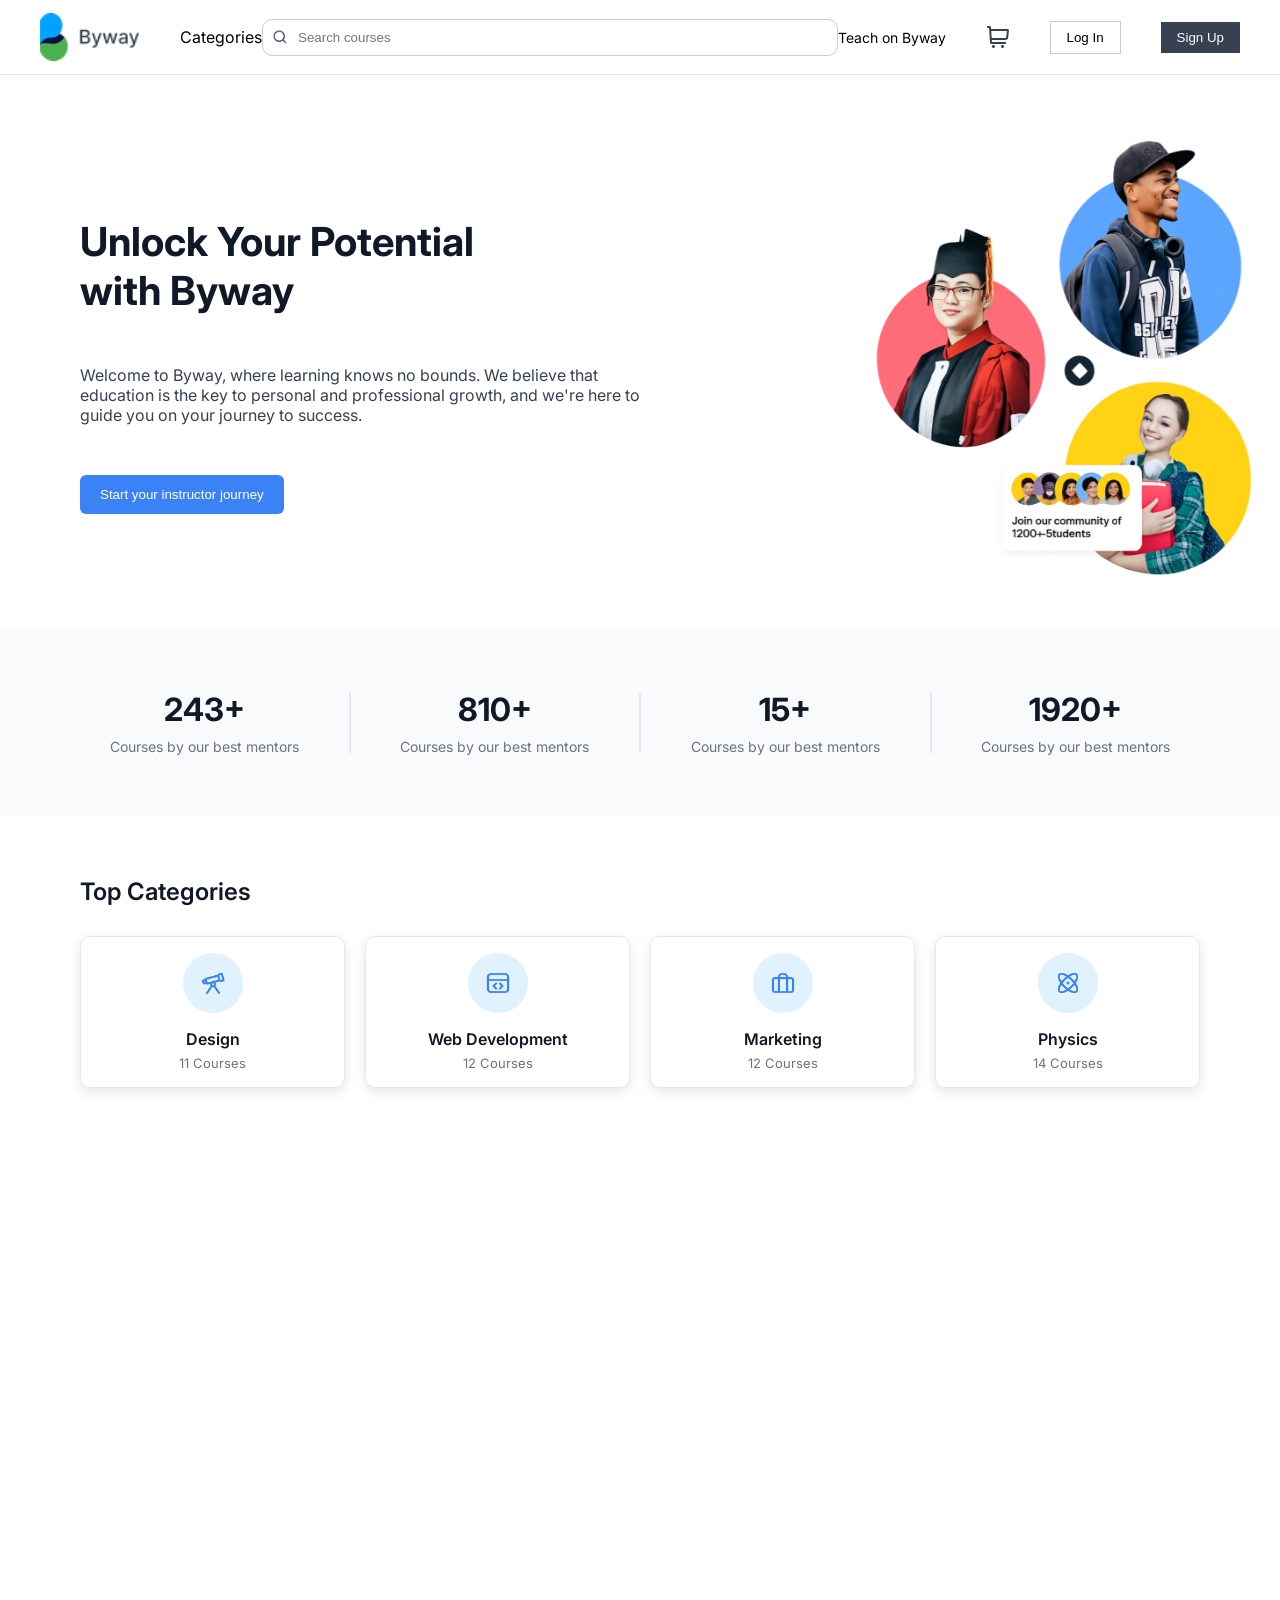
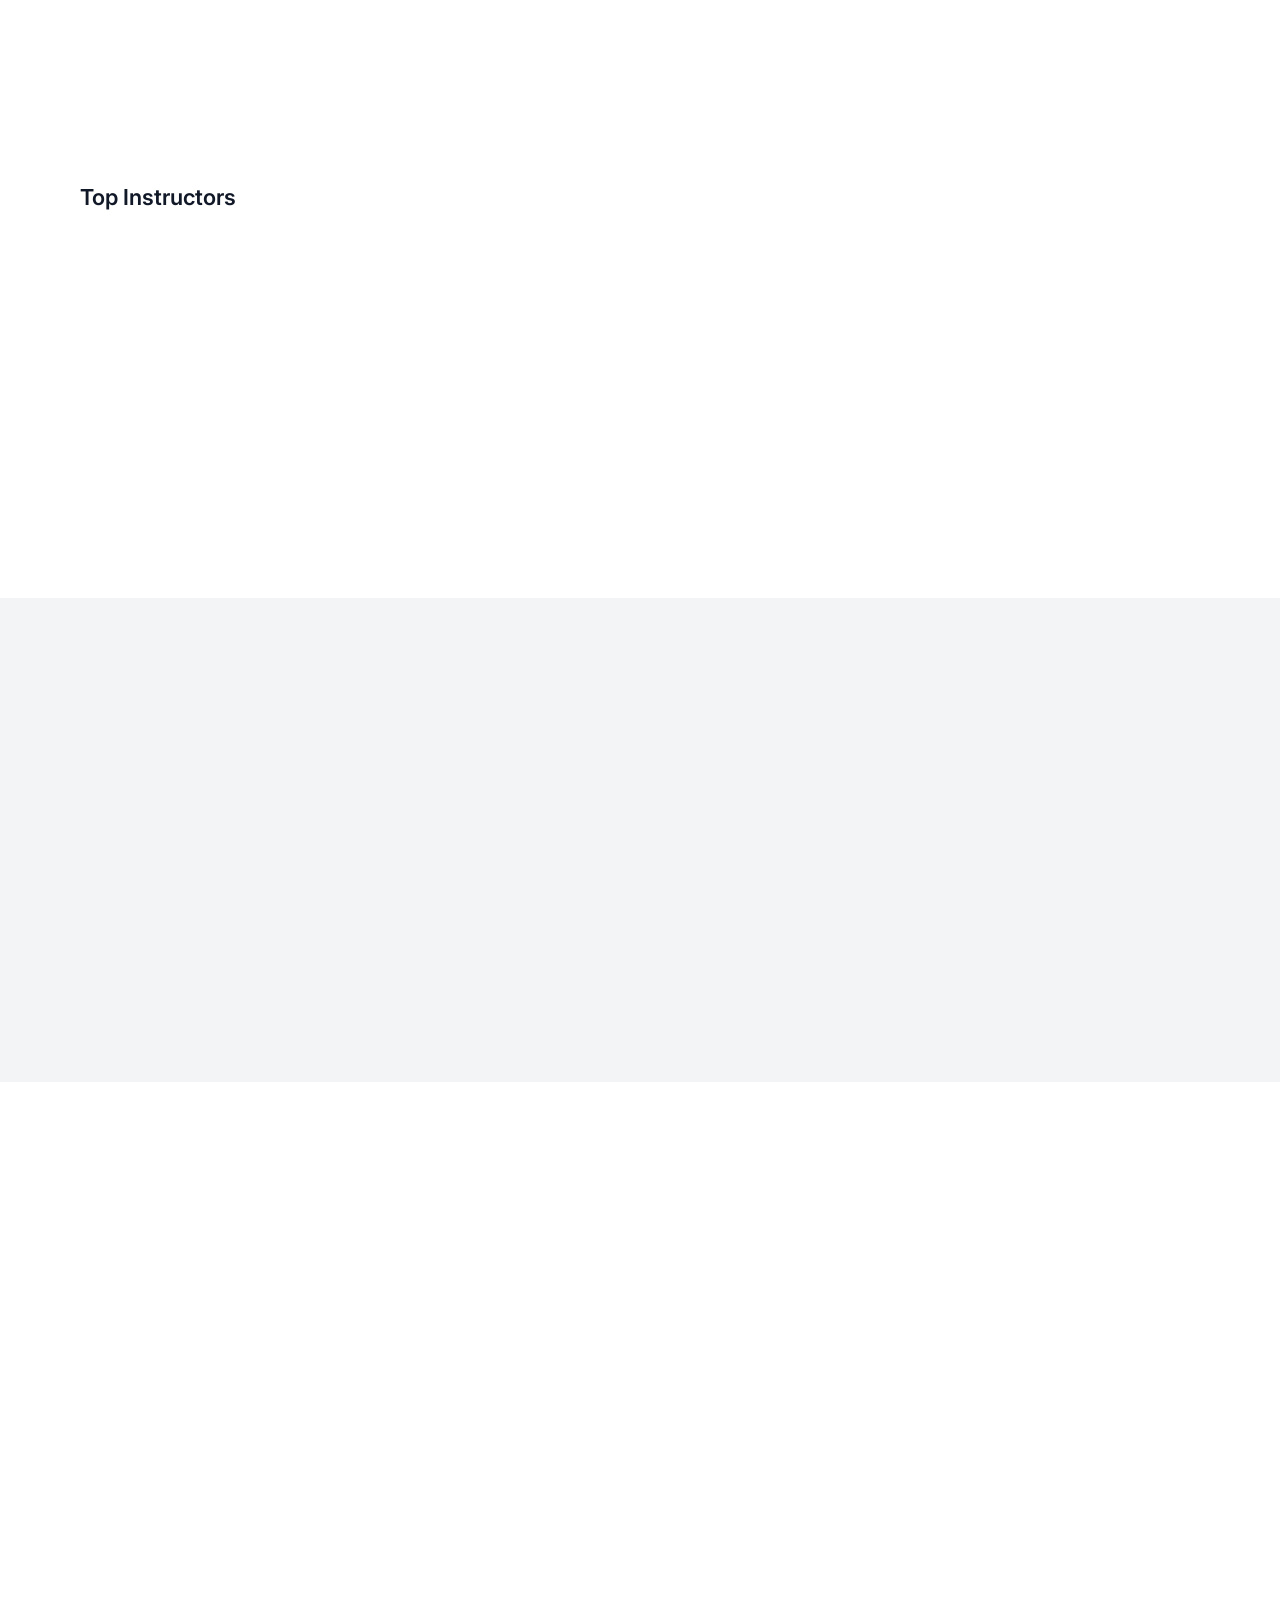
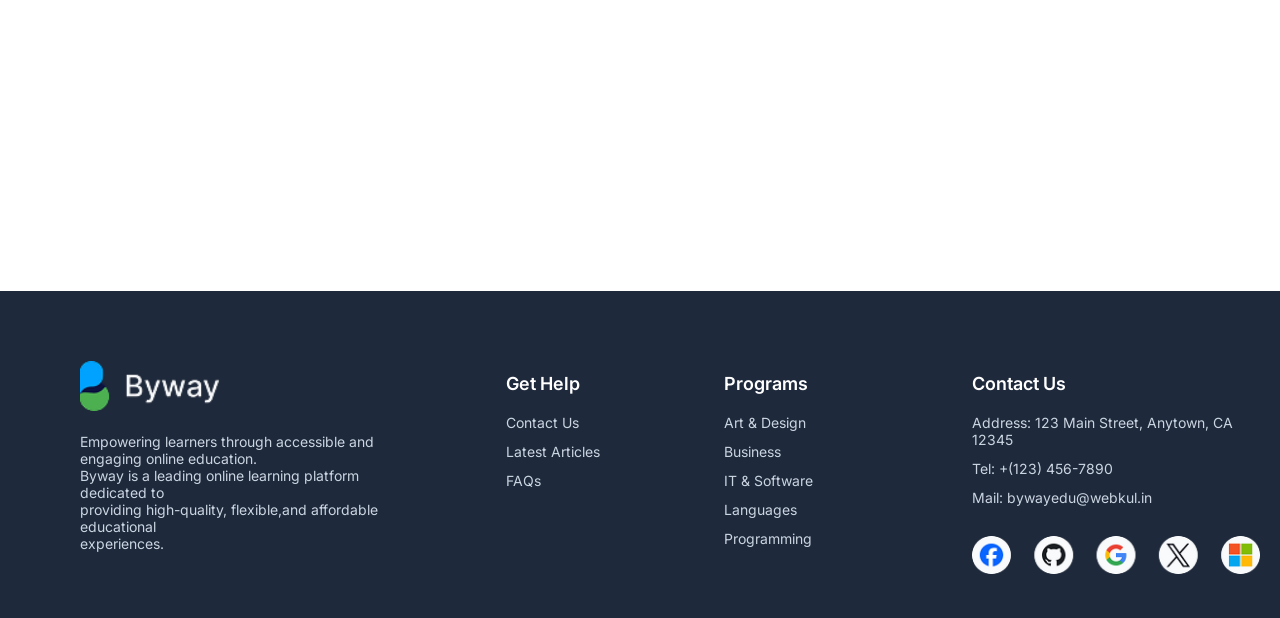
<file: HomeScreen.html>
<!DOCTYPE html>
<html lang="en">

<head>
    <meta charset="UTF-8">
    <meta name="viewport" content="width=device-width, initial-scale=1.0">
    <title>SaaS-Website-App</title>
    <link rel="preconnect" href="https://fonts.googleapis.com">
    <link rel="preconnect" href="https://fonts.gstatic.com" crossorigin>
    <link
        href="https://fonts.googleapis.com/css2?family=Inter:ital,opsz,wght@0,14..32,100..900;1,14..32,100..900&display=swap"
        rel="stylesheet">
    <link rel="stylesheet" href="HomeScreen.css">
</head>

<body>
    <main>
        <div class="page" id="pageContent">


            <nav class="navbar">
                <div class="nav-left">
                    <img class="logo" src="Images/Byway logo.png" alt="logo Image">
                    <div class="category">Categories</div>
                </div>

                <div class="nav-center">
                    <img src="Images/heroicons_magnifying-glass-20-solid.png" alt="search Icon">
                    <input type="text" placeholder="Search courses">
                </div>

                <div class="nav-right">
                    <div class="teacher">Teach on Byway</div>
                    <img class="shop-cart" src="Images/shopping-Icon.png" alt="">
                    <button onclick="" class="login">Log In</button>
                    <button onclick="" class="signup">Sign Up</button>
                </div>

                <div class="menu-toggle">
                    ☰
                </div>
            </nav>

            <section class="hero">

                <div class="hero-section">
                    <div class="hero-text">
                        <h1>Unlock Your Potential <br> with Byway</h1>
                        <p>Welcome to Byway, where learning knows no bounds. We believe that <br>
                            education is the key to personal and professional growth, and we're here to <br>
                            guide you on your journey to success. </p>
                        <button onclick="" class="start-btn">Start your instructor journey</button>
                    </div>
                    <div class="hero-image">
                        <img src="Images/ChatGPT Image Apr 21, 2026, 06_36_16 PM.png" alt="Hero Image">
                    </div>
                </div>

            </section>

            <section class="stats">

                <div class="stat">
                    <h2 class="count" data-target="250">0+</h2>
                    <p>Courses by our best mentors</p>
                </div>

                <div class="divider-line"></div>

                <div class="stat">
                    <h2 class="count" data-target="1000">0+</h2>
                    <p>Courses by our best mentors</p>
                </div>

                <div class="divider-line"></div>

                <div class="stat">
                    <h2 class="count" data-target="15">0+</h2>
                    <p>Courses by our best mentors</p>
                </div>

                <div class="divider-line"></div>

                <div class="stat">
                    <h2 class="count" data-target="2400">0+</h2>
                    <p>Courses by our best mentors</p>
                </div>

            </section>


            <section class="courses">

                <h2 class="section-title fade-in">Top Categories</h2>

                <div class="course-grid">

                    <!-- CARD 1 -->
                    <div class="course-card fade-up" onclick="window.location.href='CategoryPage.html'">
                        <img src="Images/Design.png" alt="">
                        <h3>Design</h3>
                        <p>11 Courses</p>
                    </div>

                    <!-- CARD 2 -->
                    <div class="course-card fade-up">
                        <img src="Images/Development.png" alt="">
                        <h3> Web Development</h3>
                        <p>12 Courses</p>
                    </div>

                    <!-- CARD 3 -->
                    <div class="course-card fade-up">
                        <img src="Images/marketing.png" alt="">
                        <h3>Marketing</h3>
                        <p>12 Courses</p>
                    </div>

                    <!-- CARD 4 -->
                    <div class="course-card fade-up">
                        <img src="Images/physics.png" alt="">
                        <h3>Physics</h3>
                        <p>14 Courses</p>
                    </div>

                </div>

            </section>


            <section class="Top-courses">

                <h2 class="Top-title animate-fade">Top Courses</h2>

                <div class="Top-grid">

                    <!-- CARD 1 -->
                    <div class="Top-card animate-rise" onclick="window.location.href='course-detail.html'">
                        <img src="Images/Rectangle 1080.png" alt="">
                        <h3>Beginner's Guide to Design</h3>
                        <p>By Ronalds Richard</p>
                        <div class="rating">
                            <img src="Images/ratings.png" alt="star">
                            <small>(1200 Ratings)</small>
                        </div>
                        <p>22 Total Hours. 155 Lectures. Beginner</p>
                        <h3>$149.9</h3>

                    </div>

                    <!-- CARD 2 -->
                    <div class="Top-card animate-rise">
                        <img src="Images/marketing-photo.jpg" alt="">
                        <h3>Beginner's Guide to Marketing</h3>
                        <p>By Daniel Cornell</p>
                        <div class="rating">
                            <img src="Images/ratings.png" alt="star">
                            <small>(1200 Ratings)</small>
                        </div>
                        <p>22 Total Hours. 158 Lectures. Beginner</p>
                        <h3>$150.9</h3>
                    </div>

                    <!-- CARD 3 -->
                    <div class="Top-card animate-rise">
                        <img src="Images/development-photo.jpg" alt="">
                        <h3>Beginner's Guide to Web Development</h3>
                        <p>By Divine Stalone</p>
                        <div class="rating">
                            <img src="Images/ratings.png" alt="star">
                            <small>(1200 Ratings)</small>
                        </div>
                        <p>22 Total Hours. 120 Lectures. Beginner</p>
                        <h3>$145.9</h3>
                    </div>

                    <!-- CARD 4 -->
                    <div class="Top-card animate-rise">
                        <img src="Images/physics-photo.jpg" alt="">
                        <h3>Beginner's Guide to Physics</h3>
                        <p>By Great Crystal</p>
                        <div class="rating">
                            <img src="Images/ratings.png" alt="star">
                            <small>(1200 Ratings)</small>
                        </div>
                        <p>22 Total Hours. 160 Lectures. Beginner</p>
                        <h3>$156.9</h3>
                    </div>

                </div>

            </section>


            <section class="tutors">

                <h2 class="tutor-title fade-in">Top Instructors</h2>

                <div class="tutor-grid">

                    <!-- CARD 1 -->
                    <div class="tutor-card fade-up">
                        <img src="Images/Rectangle 1136.png" alt="">
                        <h3>Ronald Richards</h3>
                        <p>UI/UX Designer</p>
                        <hr>
                        <div class="rates">
                            <div class="left-rate">
                                <img src="Images/icon.png" alt="star">
                                <span>4.9</span>
                            </div>

                            <small>2400 Students</small>
                        </div>

                    </div>

                    <!-- CARD 2 -->
                    <div class="tutor-card fade-up">
                        <img src="Images/Dev-Mr.webp" alt="">
                        <h3>Divine Stalone</h3>
                        <p>Web Developer</p>
                        <hr>
                        <div class="rates">
                            <div class="left-rate">
                                <img src="Images/icon.png" alt="star">
                                <span>4.8</span>
                            </div>

                            <small>2200 Students</small>
                        </div>
                    </div>

                    <!-- CARD 3 -->
                    <div class="tutor-card fade-up">
                        <img src="Images/marketer-p.jpg" alt="">
                        <h3>Daniel Cornell</h3>
                        <p>Marketing Specialist</p>
                        <hr>
                        <div class="rates">
                            <div class="left-rate">
                                <img src="Images/icon.png" alt="star">
                                <span>4.9</span>
                            </div>

                            <small>2600 Students</small>
                        </div>


                    </div>

                    <!-- CARD 4 -->
                    <div class="tutor-card fade-up">
                        <img src="Images/Mr physics.webp" alt="">
                        <h3>Great Crystal</h3>
                        <p>Physics Professor</p>
                        <hr>
                        <div class="rates">
                            <div class="left-rate">
                                <img src="Images/icon.png" alt="star">
                                <span>5.0</span>
                            </div>

                            <small>2900 Students</small>
                        </div>
                    </div>



                </div>

            </section>

            <section class="testimonial">

                <!-- HEADER -->
                <div class="testimonial-header slide-left">
                    <h2>
                        What Our Customer Say <br>
                        About Us
                    </h2>

                    <div class="controls">
                        <button class="nav prev">
                            <img src="Images/prev btn.png" alt="Previous">
                        </button>

                        <button class="nav next">
                            <img src="Images/next btn.png" alt="Next">
                        </button>
                    </div>
                </div>

                <!-- CAROUSEL -->
                <div class="testimonial-wrapper">
                    <div class="testimonial-track">

                        <!-- CARD 1 -->
                        <div class="testimonial-card slide-right">

                            <img src="Images/Vector.png" class="quote-img" alt="quote">

                            <p>
                                "Byway's tech courses are top-notch! As someone <br> who's always looking to stay ahead
                                in the rapidly <br> evolving tech world,
                                I appreciate the up-to-date <br> content and engaging multimedia.
                            </p>

                            <div class="user">
                                <img src="Images/Ellipse 61.png" alt="">
                                <div>
                                    <h4>Jane Doe</h4>
                                    <span>Designer</span>
                                </div>
                            </div>

                        </div>

                        <!-- CARD 2 -->
                        <div class="testimonial-card slide-right">

                            <img src="Images/Vector.png" class="quote-img" alt="quote">

                            <p>
                                "Byway's tech courses are top-notch! As someone <br> who's always looking to stay ahead
                                in the rapidly <br> evolving tech world,
                                I appreciate the up-to-date <br> content and engaging multimedia.
                            </p>

                            <div class="user">
                                <img src="Images/Ellipse 61.png" alt="">
                                <div>
                                    <h4>Jane Doe</h4>
                                    <span>Designer</span>
                                </div>
                            </div>

                        </div>

                        <!-- CARD 3 -->
                        <div class="testimonial-card slide-right">

                            <img src="Images/Vector.png" class="quote-img" alt="quote">

                            <p>
                                "Byway's tech courses are top-notch! As someone <br> who's always looking to stay ahead
                                in the rapidly <br> evolving tech world,
                                I appreciate the up-to-date <br> content and engaging multimedia.
                            </p>

                            <div class="user">
                                <img src="Images/Ellipse 61.png" alt="">
                                <div>
                                    <h4>Jane Doe</h4>
                                    <span>Designer</span>
                                </div>
                            </div>

                        </div>

                        <!-- CARD 4 -->
                        <div class="testimonial-card slide-right">

                            <img src="Images/Vector.png" class="quote-img" alt="quote">

                            <p>
                                "Byway's tech courses are top-notch! As someone <br> who's always looking to stay ahead
                                in the rapidly <br> evolving tech world,
                                I appreciate the up-to-date <br> content and engaging multimedia.
                            </p>

                            <div class="user">
                                <img src="Images/Ellipse 61.png" alt="">
                                <div>
                                    <h4>Jane Doe</h4>
                                    <span>Designer</span>
                                </div>
                            </div>

                        </div>

                        <!-- CARD 5 -->
                        <div class="testimonial-card slide-right">

                            <img src="Images/Vector.png" class="quote-img" alt="quote">

                            <p>
                                "Byway's tech courses are top-notch! As someone <br> who's always looking to stay ahead
                                in the rapidly <br> evolving tech world,
                                I appreciate the up-to-date <br> content and engaging multimedia.
                            </p>

                            <div class="user">
                                <img src="Images/Ellipse 61.png" alt="">
                                <div>
                                    <h4>Jane Doe</h4>
                                    <span>Designer</span>
                                </div>
                            </div>

                        </div>

                        <!-- CARD 6 -->
                        <div class="testimonial-card slide-right">

                            <img src="Images/Vector.png" class="quote-img" alt="quote">

                            <p>
                                "Byway's tech courses are top-notch! As someone <br> who's always looking to stay ahead
                                in the rapidly <br> evolving tech world,
                                I appreciate the up-to-date <br> content and engaging multimedia.
                            </p>

                            <div class="user">
                                <img src="Images/Ellipse 61.png" alt="">
                                <div>
                                    <h4>Jane Doe</h4>
                                    <span>Designer</span>
                                </div>
                            </div>

                        </div>


                    </div>
                </div>

            </section>


            <section class="cta-section">
                <div class="cta-container">

                    <!-- ROW 1 -->
                    <div class="cta-row">
                        <div class="cta-image slide-left">
                            <img src="Images/Instructor image.png" alt="">
                        </div>

                        <div class="cta-text slide-right">
                            <h3>Become an Instructor</h3>
                            <p>
                                Instructors from around the world teach millions of students on Byway. <br>
                                We provide the tools and skills to teach what you love.
                            </p>
                            <button class="cta-btn">
                                Start Your Instructor Journey
                                <img src="Images/arrow-narrow-right.png" alt="">
                            </button>
                        </div>
                    </div>

                    <!-- ROW 2 -->
                    <div class="cta-row reverse">
                        <div class="cta-image slide-right">
                            <img src="Images/Education image.png" alt="">
                        </div>

                        <div class="cta-text slide-left">
                            <h3>Transform your life through education</h3>
                            <p>
                                Learners around the world are launching new careers, advancing in <br> their fields,
                                and enriching their lives.
                            </p>
                            <button class="cta-btn">
                                Checkout Courses
                                <img src="Images/arrow-narrow-right.png" alt="">
                            </button>
                        </div>
                    </div>
                </div>


            </section>


            <footer class="footer">

                <div class="footer-container">

                    <!-- COLUMN 1 -->
                    <div class="footer-col">
                        <img src="Images/logo white.png" alt="Byway Logo" class="footer-logo">

                        <p>
                            Empowering learners through accessible and engaging online education. <br>
                            Byway is a leading online learning platform dedicated to <br> providing high-quality,
                            flexible,and affordable educational <br> experiences.
                        </p>
                    </div>

                    <!-- COLUMN 2 -->
                    <div class="footer-col">
                        <h3>Get Help</h3>

                        <ul>
                            <li><a href="#">Contact Us</a></li>
                            <li><a href="#">Latest Articles</a></li>
                            <li><a href="#">FAQs</a></li>
                        </ul>
                    </div>

                    <!-- COLUMN 3 -->
                    <div class="footer-col">
                        <h3>Programs</h3>

                        <ul>
                            <li><a href="#">Art & Design</a></li>
                            <li><a href="#">Business</a></li>
                            <li><a href="#">IT & Software</a></li>
                            <li><a href="#">Languages</a></li>
                            <li><a href="#">Programming</a></li>
                        </ul>
                    </div>

                    <!-- COLUMN 4 -->
                    <div class="footer-col">
                        <h3>Contact Us</h3>

                        <ul>
                            <li>Address: 123 Main Street, Anytown, CA 12345</li>
                            <li>Tel: +(123) 456-7890</li>
                            <li>Mail: bywayedu@webkul.in</li>
                        </ul>

                        <img src="Images/footer image.png" alt="social media icons" class="footer-image">
                    </div>

                </div>

            </footer>




        </div>

    </main>
























































    <!-- MODAL -->
    <div class="modal" id="signupModal">

        <div class="modal-content">

            <!-- LEFT IMAGE -->
            <div class="modal-left image-side">
                <img src="Images/signup-modal.png" alt="Signup Illustration">
            </div>

            <!-- RIGHT FORM -->
            <div class="modal-right form-side">

                <h1>Create Your Account</h1>

                <div class="form">

                    <div class="input-group">
                        <label>Full Name</label>
                        <div class="row">
                            <input type="text" placeholder="First Name">
                            <input type="text" placeholder="Last Name">
                        </div>
                    </div>

                    <div class="input-group">
                        <label>Username</label>
                        <input type="text" placeholder="Username">
                    </div>

                    <div class="input-group">
                        <label>Email</label>
                        <input type="email" placeholder="Email ID">
                    </div>

                    <div class="input-group">
                        <label>Password</label>
                        <div class="row">
                            <input type="password" placeholder="Enter Password">
                            <input type="password" placeholder="Confirm Password">
                        </div>
                    </div>

                    <div class="button-row">
                        <button class="create-btn" data-link="">
                            Create Account
                            <img src="Images/arrow-narrow-right.png" alt="arrow icon" class="btn-icon">
                        </button>
                    </div>

                    <div class="divider">
                        <hr>
                        <span>Sign up with</span>
                        <hr>
                    </div>

                    <div class="socials">
                        <button class="social-btn facebook">
                            <img src="Images/Facebook_Logo_Primary 2.png" alt="">
                            Facebook
                        </button>

                        <button class="social-btn google">
                            <img src="Images/google.png" alt="">
                            Google
                        </button>

                        <button class="social-btn microsoft">
                            <img src="Images/image 1.png" alt="">
                            Microsoft
                        </button>
                    </div>

                </div>

            </div>

        </div>

    </div>


    <div class="modal" id="loginModal">

        <div class="modal-content">

            <!-- LEFT: FORM -->
            <div class="modal-left form-side">

                <h1>Sign in to your Account</h1>

                <div class="form">

                    <div class="input-group">
                        <label>Email</label>
                        <input type="text" placeholder="Username or Email">
                    </div>

                    <div class="input-group">
                        <label>Password</label>
                        <input type="password" placeholder="Enter Password">
                    </div>

                    <div class="button-row">
                        <button class="login-btn" data-link="">
                            Sign In
                            <img src="Images/arrow-narrow-right.png" class="btn-icon">
                        </button>
                    </div>

                    <!-- Divider -->
                    <div class="divider">
                        <hr>
                        <span>Sign in with</span>
                        <hr>
                    </div>

                    <!-- Social -->
                    <div class="socials">

                        <button class="social-btn facebook">
                            <img src="Images/Facebook_Logo_Primary 2.png">
                            Facebook
                        </button>

                        <button class="social-btn google">
                            <img src="Images/google.png">
                            Google
                        </button>

                        <button class="social-btn microsoft">
                            <img src="Images/image 1.png">
                            Microsoft
                        </button>

                    </div>

                </div>

            </div>

            <!-- RIGHT IMAGE -->
            <div class="modal-right image-side">
                <img src="Images/login-modal.png">
            </div>

        </div>

    </div>

</body>
<script src="HomeScreen.js"></script>

</html>
</file>
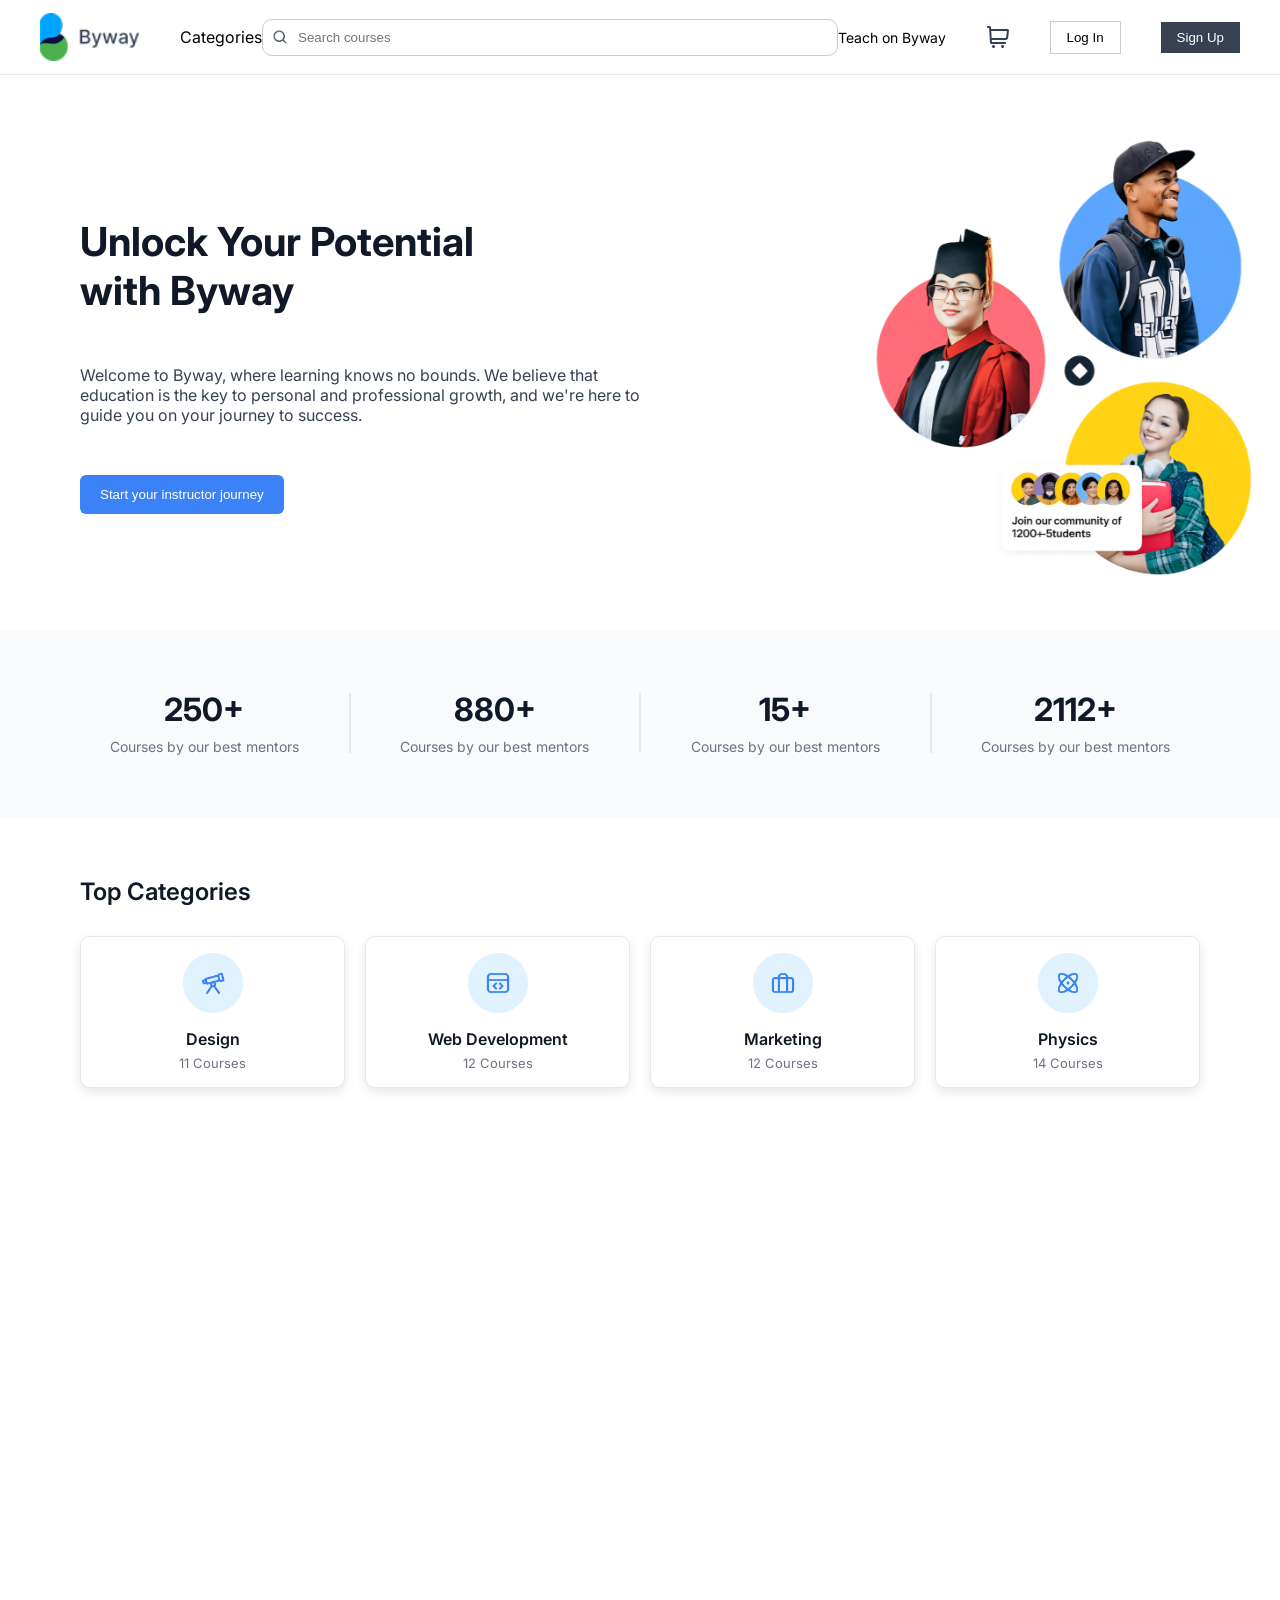
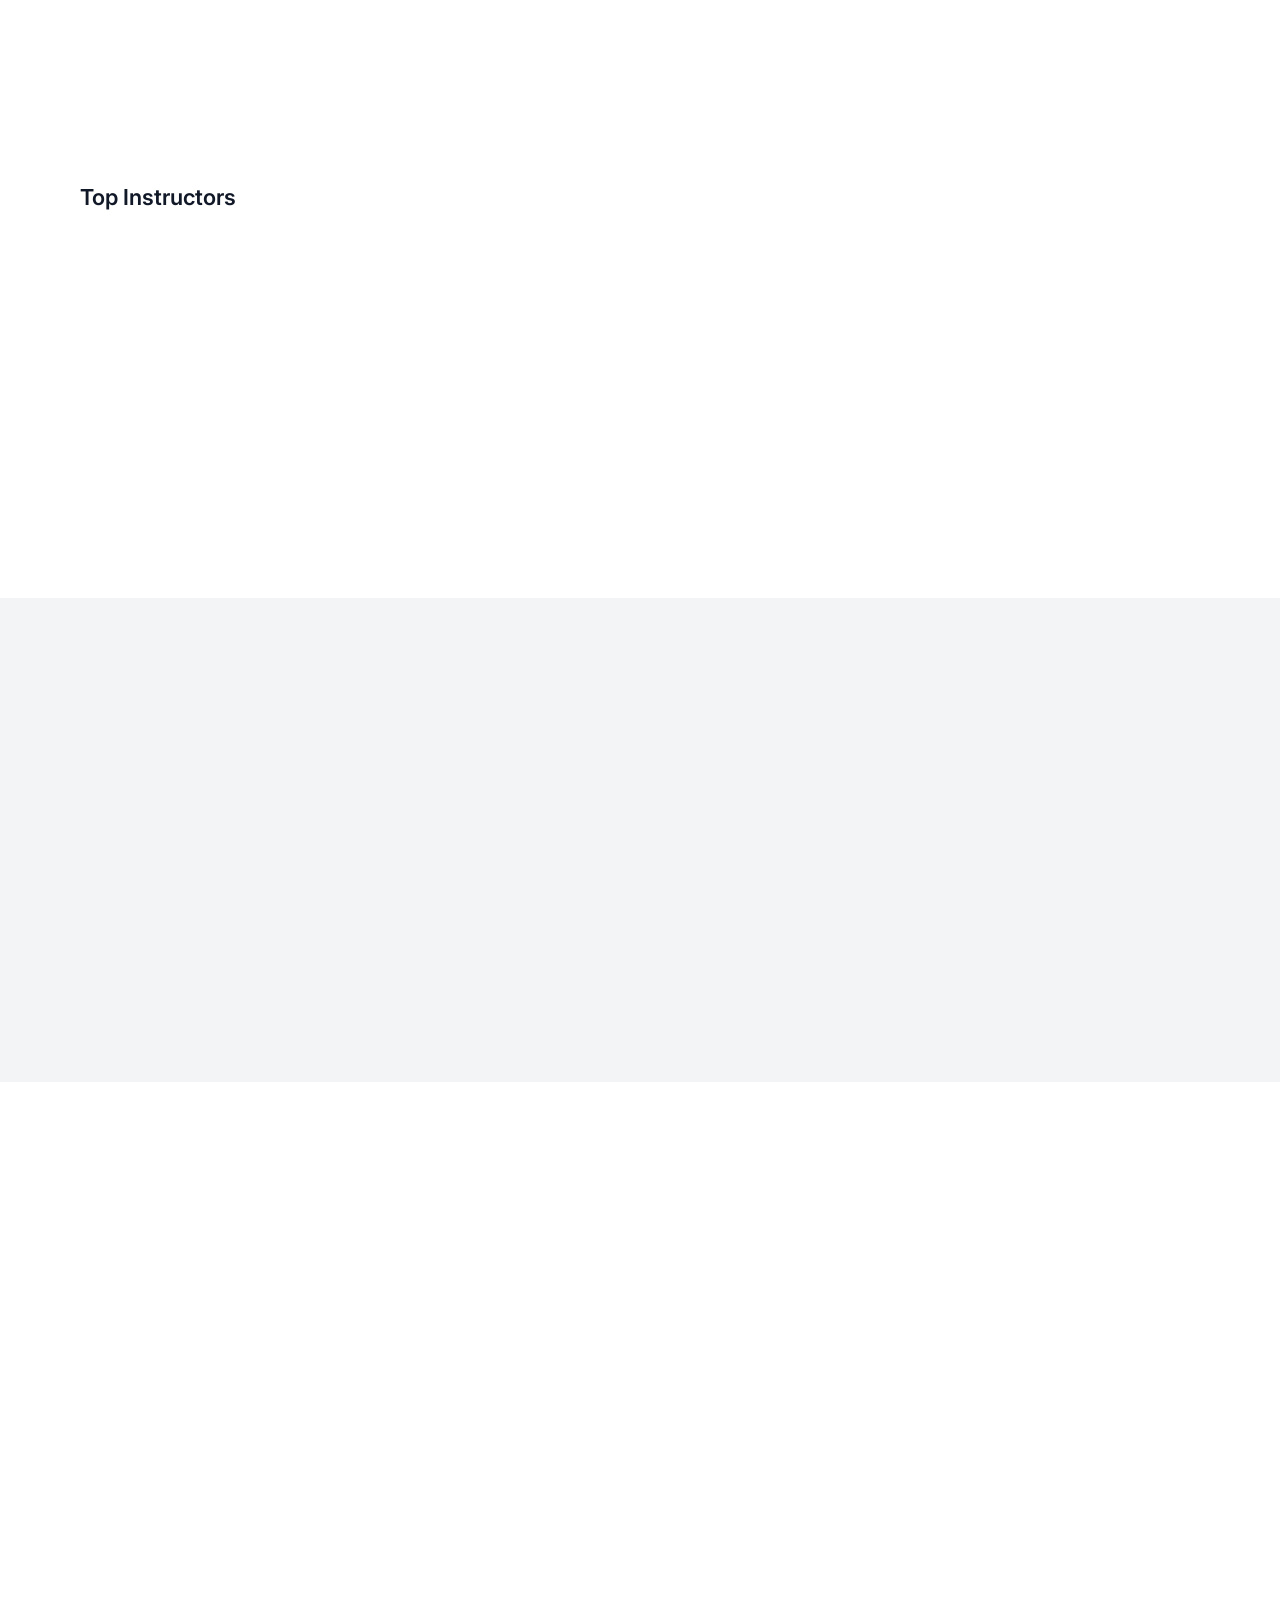
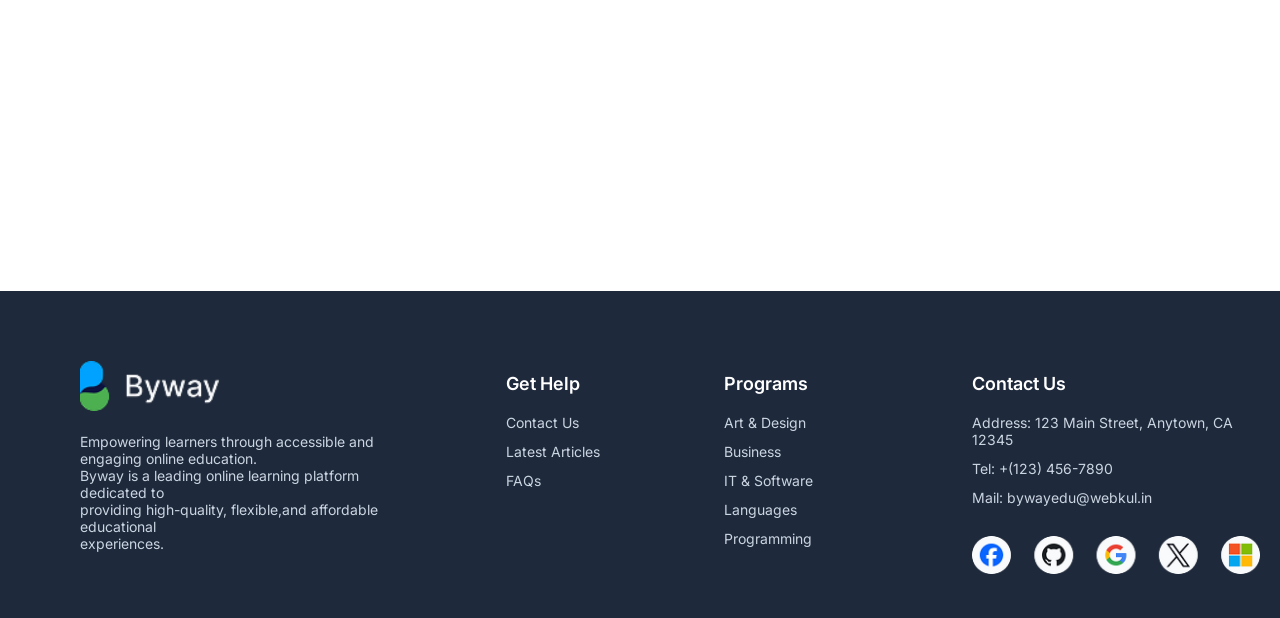
<file: ProfilePages.html>
<!DOCTYPE html>
<html lang="en">
<head>
    <meta charset="UTF-8">
    <meta name="viewport" content="width=device-width, initial-scale=1.0">
    <title>Profile | Byway</title>
    <link rel="preconnect" href="https://fonts.googleapis.com">
    <link rel="preconnect" href="https://fonts.gstatic.com" crossorigin>
    <link href="https://fonts.googleapis.com/css2?family=Inter:ital,opsz,wght@0,14..32,100..900;1,14..32,100..900&display=swap" rel="stylesheet">
    <link rel="stylesheet" href="https://cdnjs.cloudflare.com/ajax/libs/font-awesome/6.4.0/css/all.min.css">
    <link rel="stylesheet" href="ProfilePages.css">
</head>
<body>
    <!-- Header (same as Dashboard) -->
    <header class="header">
        <div class="header-container">
            <a href="Dashboard.html" class="logo">
                <img src="Images/Byway logo.png" alt="Byway Logo">
                <span class="logo-text">Byway</span>
            </a>
            <nav class="main-nav">
                <a href="Dashboard.html">Home</a>
                <a href="CategoryPage.html">Courses</a>
                <a href="#">About</a>
                <a href="#">Contact</a>
            </nav>
            <div class="header-actions">
                <a href="ShoppingCart.html" class="cart-icon">
                    <i class="fas fa-shopping-cart"></i>
                    <span class="cart-badge">3</span>
                </a>
                <div class="profile-icon-wrapper">
                    <button class="profile-icon-btn" id="profileIconBtn">
                        <img src="Images/Instructor image.png" alt="User Avatar" class="user-avatar-small">
                    </button>
                    <div class="profile-dropdown" id="profileDropdown">
                        <a href="Dashboard.html" class="dropdown-item"><i class="fas fa-home"></i> Dashboard</a>
                        <a href="OrderComplete.html" class="dropdown-item"><i class="fas fa-clipboard-list"></i> My Orders</a>
                        <button class="dropdown-item logout" id="logoutBtn"><i class="fas fa-sign-out-alt"></i> Logout</button>
                    </div>
                </div>
            </div>
        </div>
    </header>

    <div class="profile-container">
        <!-- Sidebar -->
        <aside class="profile-sidebar">
            <ul class="sidebar-menu">
                <li class="sidebar-item active" data-page="profile"><i class="fas fa-user-circle"></i> My Profile</li>
                <li class="sidebar-item" data-page="courses"><i class="fas fa-book"></i> My Courses</li>
                <li class="sidebar-item" data-page="teachers"><i class="fas fa-chalkboard-teacher"></i> Teachers</li>
                <li class="sidebar-item" data-page="message"><i class="fas fa-envelope"></i> Message</li>
                <li class="sidebar-item" data-page="reviews"><i class="fas fa-star"></i> My Reviews</li>
            </ul>
        </aside>

        <!-- Main Content: Profile Edit Form -->
        <main class="profile-main" id="profileMain">
            <section class="profile-section active" id="profileSection">
                <div class="profile-edit-card">
                    <h2>Profile Information</h2>
                    <p>Update your personal details and profile settings</p>

                    <form id="profileForm">
                        <div class="form-row">
                            <div class="form-group">
                                <label>First Name</label>
                                <input type="text" id="firstName" placeholder="First Name">
                            </div>
                            <div class="form-group">
                                <label>Last Name</label>
                                <input type="text" id="lastName" placeholder="Last Name">
                            </div>
                        </div>

                        <div class="form-group">
                            <label>Headline</label>
                            <input type="text" id="headline" placeholder="Your professional headline">
                        </div>

                        <div class="form-group">
                            <label>Description</label>
                            <textarea id="description" rows="4" placeholder="Tell us about yourself..."></textarea>
                        </div>

                        <div class="form-group">
                            <label>Language</label>
                            <select id="language">
                                <option value="">Select Language</option>
                                <option value="English">English</option>
                                <option value="Spanish">Spanish</option>
                                <option value="French">French</option>
                                <option value="German">German</option>
                                <option value="Portuguese">Portuguese</option>
                            </select>
                        </div>

                        <div class="form-group image-upload-group">
                            <label>Profile Picture</label>
                            <div class="image-upload-container">
                                <div class="image-preview-box" id="imagePreviewBox">
                                    <img id="profilePicPreview" src="" alt="Profile Preview" style="display: none;">
                                    <div class="placeholder-avatar" id="placeholderAvatar">JD</div>
                                </div>
                                <button type="button" class="btn-change-image" id="changeImageBtn">
                                    <i class="fas fa-camera"></i> Change Photo
                                </button>
                                <input type="file" id="imageUpload" accept="image/*" hidden>
                            </div>
                        </div>

                        <div class="links-section">
                            <h3>Links</h3>
                            <div class="form-group">
                                <label><i class="fas fa-globe"></i> Website</label>
                                <input type="url" id="website" placeholder="https://yourwebsite.com">
                            </div>
                            <div class="form-group">
                                <label><i class="fab fa-x-twitter"></i> X / Twitter</label>
                                <input type="url" id="twitter" placeholder="https://twitter.com/username">
                            </div>
                            <div class="form-group">
                                <label><i class="fab fa-linkedin"></i> LinkedIn</label>
                                <input type="url" id="linkedin" placeholder="https://linkedin.com/in/username">
                            </div>
                            <div class="form-group">
                                <label><i class="fab fa-youtube"></i> YouTube</label>
                                <input type="url" id="youtube" placeholder="https://youtube.com/@channel">
                            </div>
                            <div class="form-group">
                                <label><i class="fab fa-facebook"></i> Facebook</label>
                                <input type="url" id="facebook" placeholder="https://facebook.com/username">
                            </div>
                        </div>

                        <button type="submit" class="btn-save-profile">Save Changes</button>
                    </form>
                </div>
            </section>
        </main>
    </div>

    <!-- ========== MODALS ========== -->

    <!-- Courses Modal -->
    <div class="modal-overlay" id="coursesModal">
        <div class="modal-container">
            <div class="modal-header">
                <h2>All Courses</h2>
                <button class="modal-close" data-close="coursesModal">&times;</button>
            </div>
            <div class="modal-body">
                <div class="courses-grid" id="allCoursesGrid"></div>
            </div>
        </div>
    </div>

    <!-- Teachers Modal -->
    <div class="modal-overlay" id="teachersModal">
        <div class="modal-container">
            <div class="modal-header">
                <h2>Teachers</h2>
                <button class="modal-close" data-close="teachersModal">&times;</button>
            </div>
            <div class="modal-body">
                <div class="teachers-list" id="teachersList"></div>
            </div>
        </div>
    </div>

    <!-- Message Modal -->
    <div class="modal-overlay" id="messageModal">
        <div class="modal-container message-container">
            <div class="modal-header">
                <h2>Messages</h2>
                <button class="modal-close" data-close="messageModal">&times;</button>
            </div>
            <div class="message-layout">
                <div class="contact-list" id="contactList"></div>
                <div class="chat-area" id="chatArea">
                    <div class="chat-placeholder">Select a conversation to start messaging</div>
                    <div class="chat-messages" id="chatMessages"></div>
                    <div class="chat-input-row" id="chatInputRow" style="display: none;">
                        <input type="text" id="messageInput" placeholder="Type your message...">
                        <button id="sendMessageBtn"><i class="fas fa-paper-plane"></i></button>
                    </div>
                </div>
            </div>
        </div>
    </div>

    <!-- Reviews Modal -->
    <div class="modal-overlay" id="reviewsModal">
        <div class="modal-container">
            <div class="modal-header">
                <h2>My Reviews</h2>
                <button class="modal-close" data-close="reviewsModal">&times;</button>
            </div>
            <div class="modal-body">
                <div class="reviews-list" id="reviewsList"></div>
            </div>
        </div>
    </div>

    <script src="ProfilePages.js"></script>
</body>
</html>
</file>
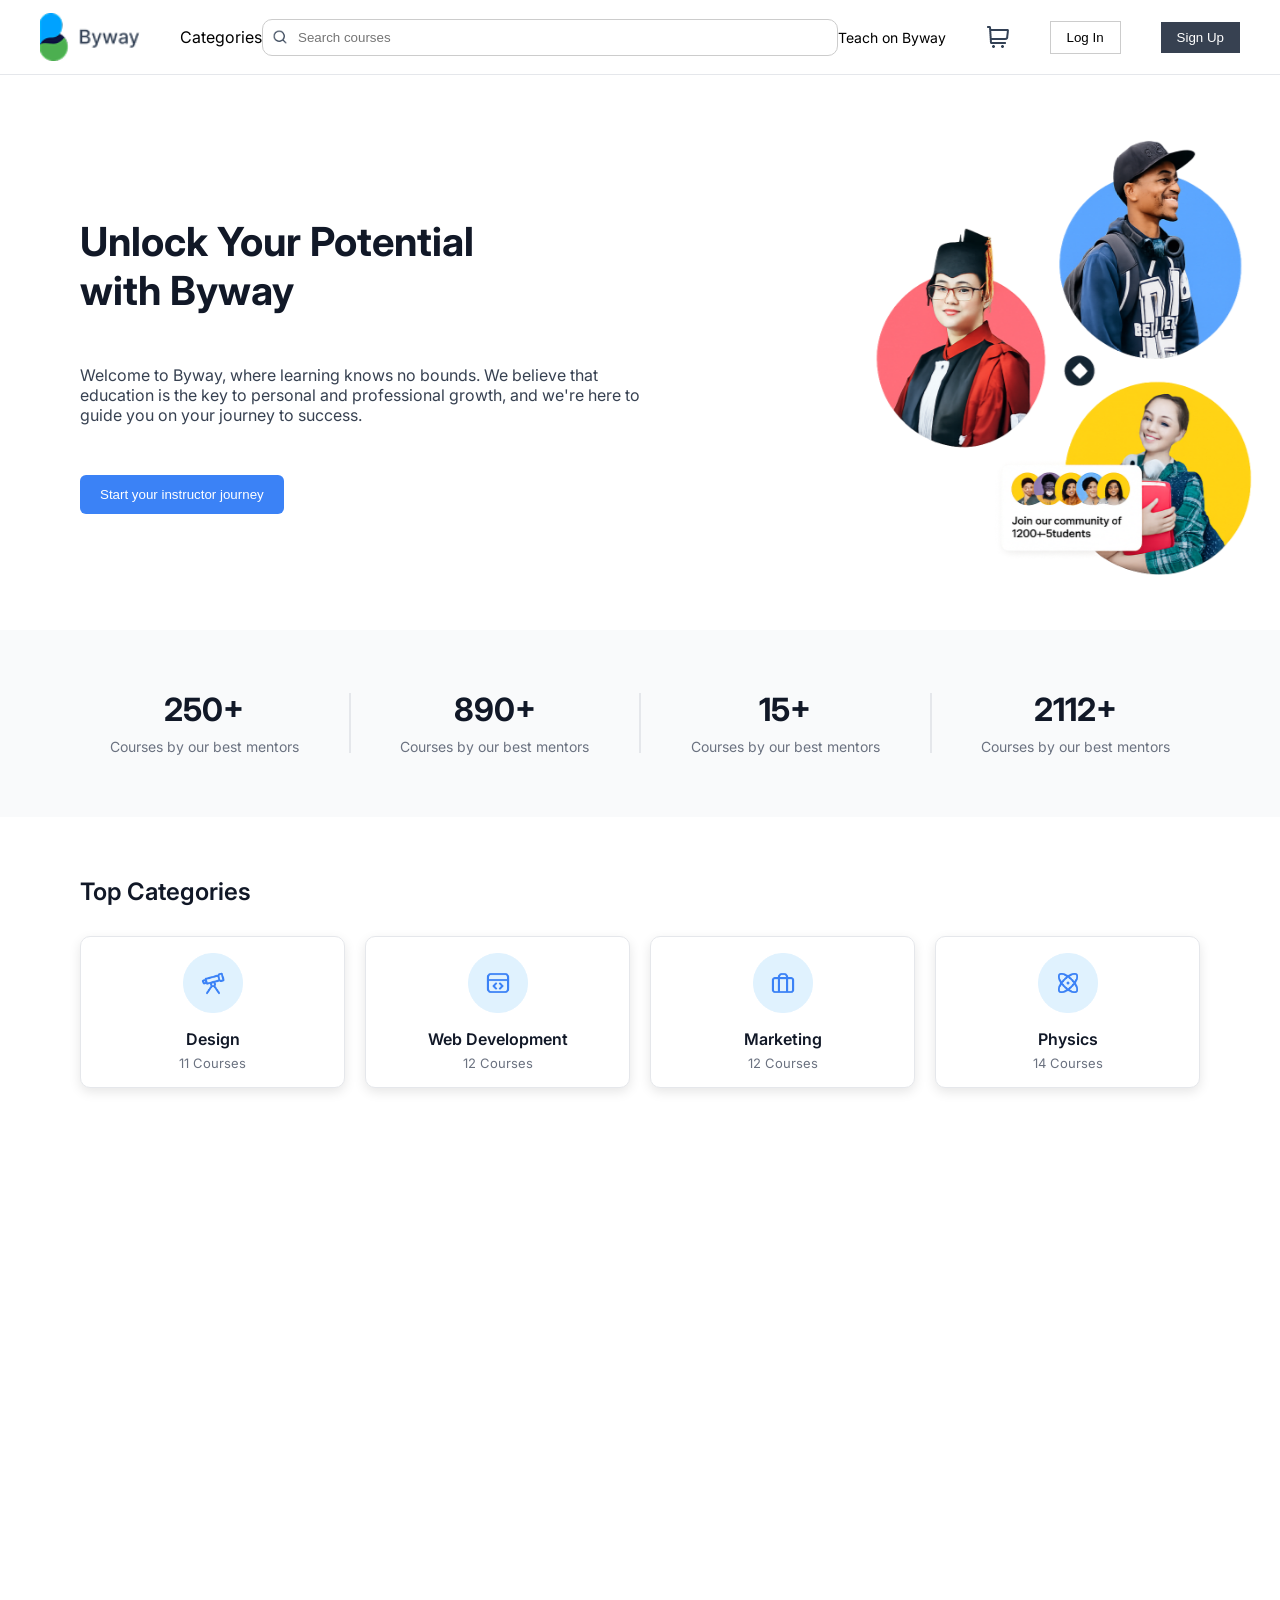
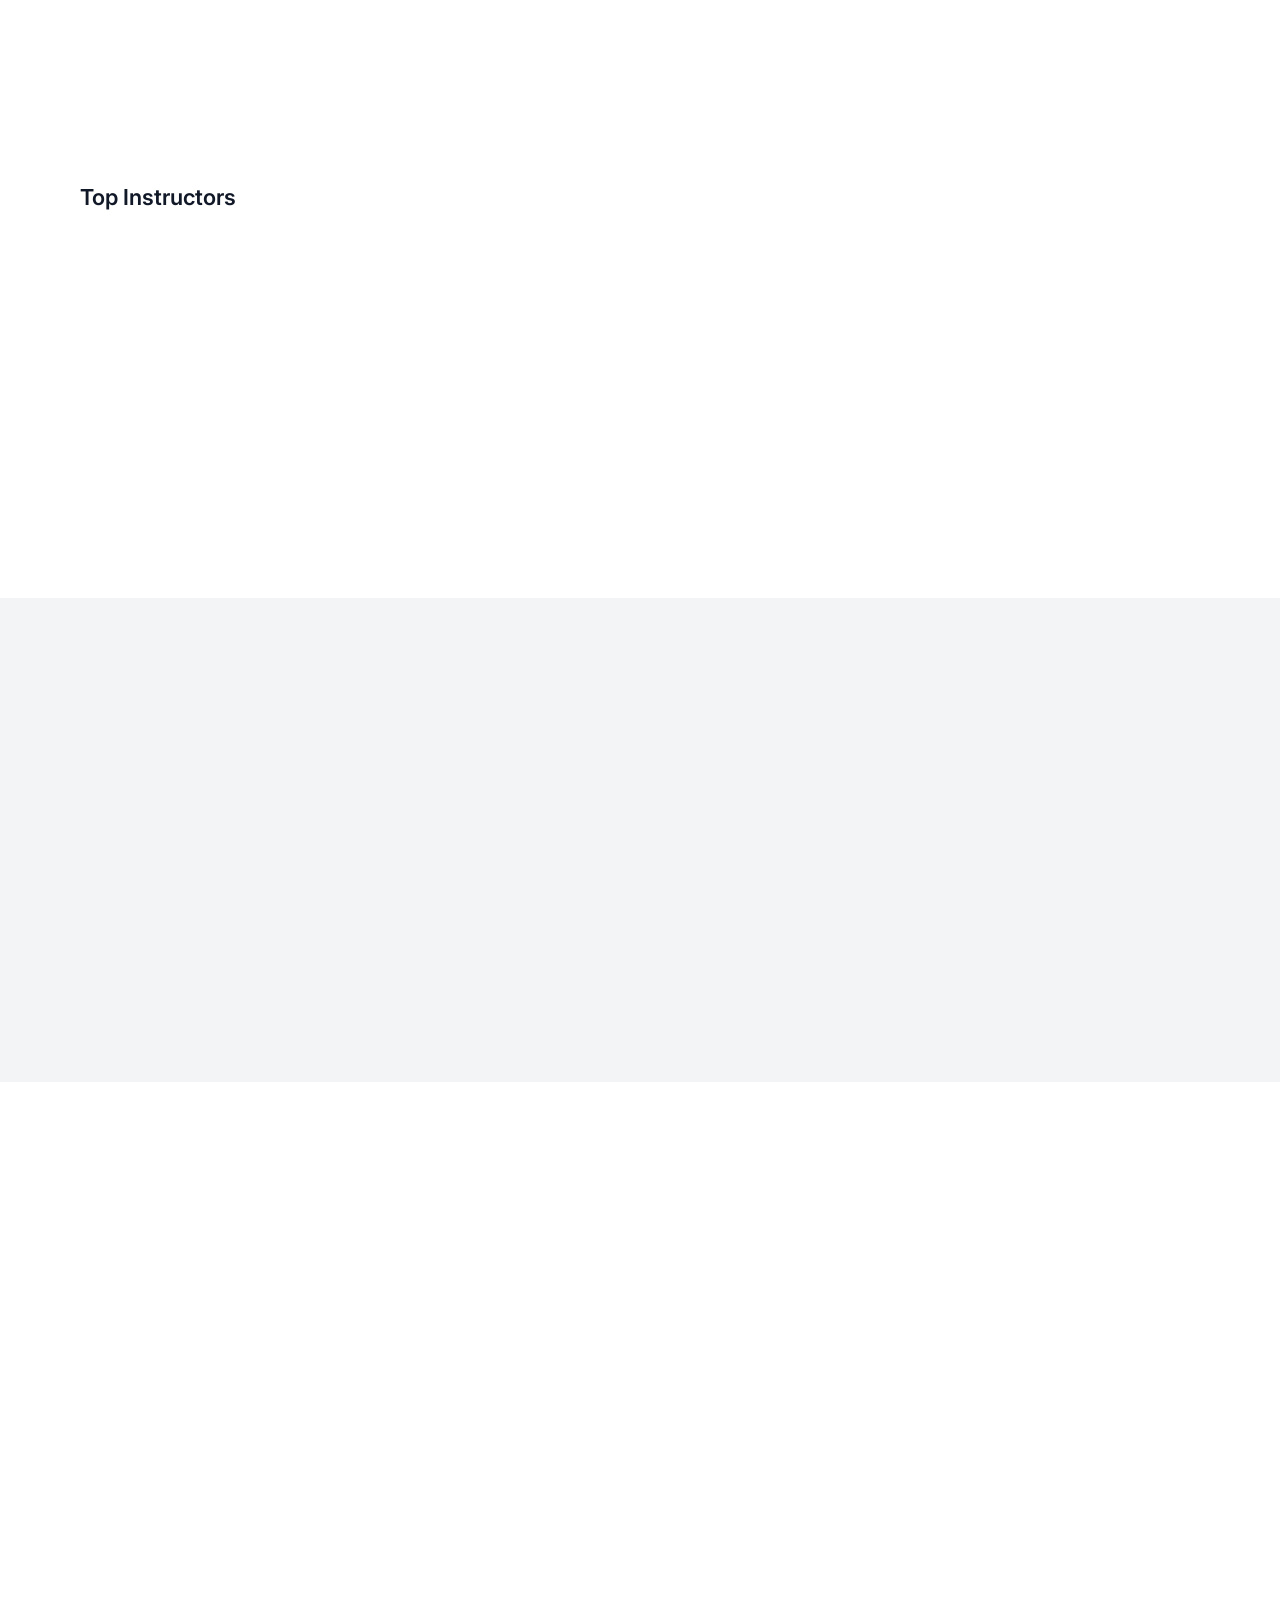
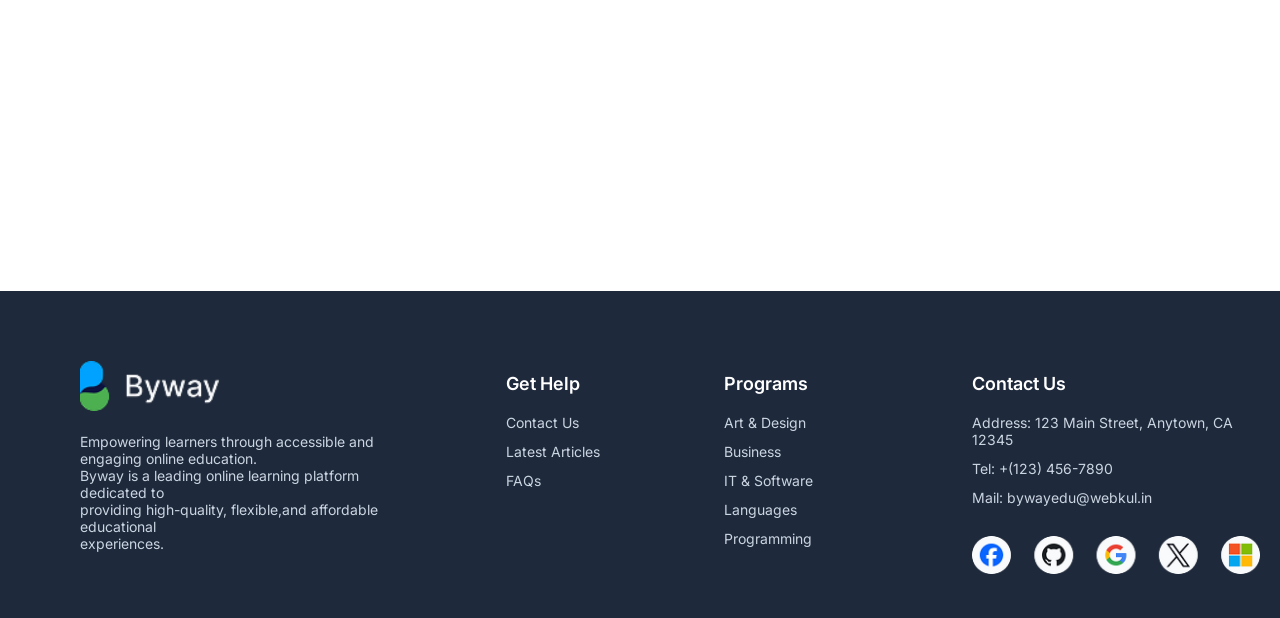
<file: ShoppingCart.html>
<!DOCTYPE html>
<html lang="en">
<head>
    <meta charset="UTF-8">
    <meta name="viewport" content="width=device-width, initial-scale=1.0">
    <title>Shopping Cart | Byway</title>
    <link rel="preconnect" href="https://fonts.googleapis.com">
    <link rel="preconnect" href="https://fonts.gstatic.com" crossorigin>
    <link href="https://fonts.googleapis.com/css2?family=Inter:ital,opsz,wght@0,14..32,100..900;1,14..32,100..900&display=swap" rel="stylesheet">
    <link rel="stylesheet" href="https://cdnjs.cloudflare.com/ajax/libs/font-awesome/6.4.0/css/all.min.css">
    <link rel="stylesheet" href="ShoppingCart.css">
</head>
<body>
    <!-- Header (same) -->
    <header class="header">
        <div class="header-container">
            <a href="Dashboard.html" class="logo">
                <img src="Images/Byway logo.png" alt="Byway Logo">
                <span class="logo-text">Byway</span>
            </a>
            <nav class="main-nav">
                <a href="Dashboard.html">Home</a>
                <a href="CoursePage.html">Courses</a>
                <a href="#">About</a>
                <a href="#">Contact</a>
            </nav>
            <div class="header-actions">
                <a href="ShoppingCart.html" class="cart-icon active">
                    <i class="fas fa-shopping-cart"></i>
                    <span class="cart-badge" id="cartBadge">0</span>
                </a>
                <div class="profile-icon-wrapper">
                    <button class="profile-icon-btn" id="profileIconBtn">
                        <img src="Images/Instructor image.png" alt="User Avatar" class="user-avatar-small">
                    </button>
                    <div class="profile-dropdown" id="profileDropdown">
                        <a href="ProfilePages.html" class="dropdown-item"><i class="fas fa-user-circle"></i> My Profile</a>
                        <a href="OrderComplete.html" class="dropdown-item"><i class="fas fa-clipboard-list"></i> My Orders</a>
                        <button class="dropdown-item logout" id="logoutBtn"><i class="fas fa-sign-out-alt"></i> Logout</button>
                    </div>
                </div>
            </div>
        </div>
    </header>

    <main class="cart-page">
        <div class="container">
            <h1>Shopping Cart</h1>
            <div id="cartItems" class="cart-items"></div>
            <div class="cart-summary" id="cartSummary">
                <div class="total-row">
                    <span>Total:</span>
                    <span id="totalPrice">$0.00</span>
                </div>
                <button id="checkoutBtn" class="checkout-btn">Proceed to Checkout</button>
            </div>
        </div>
    </main>

    <script src="ShoppingCart.js"></script>
</body>
</html>
</file>
<file: CategoryPage.css>
@import url('https://fonts.googleapis.com/css2?family=Inter:wght@400;500;600;700&display=swap');

:root {
    --primary: #2563eb;
    --text-dark: #111827;
    --text-light: #6b7280;
    --border: #e5e7eb;
    --background: #ffffff;
    --surface: #f9fafb;
    --star: #fbbf24;
    --shadow: 0 4px 18px rgba(0, 0, 0, 0.08);
    --radius: 14px;
    --footer-bg: #0f172a;
    --footer-text: #94a3b8;
    --footer-heading: #f1f5f9;
}

* {
    margin: 0;
    padding: 0;
    box-sizing: border-box;
}

body {
    font-family: 'Inter', sans-serif;
    color: var(--text-dark);
    background: #fff;
    line-height: 1.5;
}

/* HEADER */
.header {
    display: flex;
    justify-content: space-between;
    align-items: center;
    padding: 18px 40px;
    border-bottom: 1px solid var(--border);
    background: #fff;
    position: sticky;
    top: 0;
    z-index: 1000;
}

.nav-left,
.nav-right {
    display: flex;
    align-items: center;
    gap: 24px;
}

.logo {
    display: flex;
    align-items: center;
    gap: 10px;
    font-size: 1.2rem;
    font-weight: 700;
}

.logo-image {
    width: 36px;
    height: 36px;
    border-radius: 50%;
    object-fit: cover;
}

.logo-icon-fallback {
    width: 36px;
    height: 36px;
    border-radius: 50%;
    background: linear-gradient(135deg, #2563eb, #10b981);
    display: flex;
    align-items: center;
    justify-content: center;
    color: white;
    font-weight: 700;
    font-size: 1.2rem;
}

.nav-link,
.teach-link {
    text-decoration: none;
    color: var(--text-dark);
    font-weight: 500;
}

.search-container {
    flex: 1;
    max-width: 600px;
    margin: 0 40px;
    position: relative;
}

.search-container i {
    position: absolute;
    top: 50%;
    left: 18px;
    transform: translateY(-50%);
    color: #9ca3af;
}

.search-container input {
    width: 100%;
    padding: 14px 18px 14px 48px;
    border-radius: 999px;
    border: 1px solid var(--border);
    outline: none;
}

.profile-avatar {
    width: 42px;
    height: 42px;
    border-radius: 50%;
    background: #1f2937;
    color: white;
    display: grid;
    place-items: center;
    font-weight: 700;
}

/* MAIN */
.category-page {
    padding: 40px;
    max-width: 1500px;
    margin: auto;
}

.page-header h1 {
    font-size: 3rem;
    margin-bottom: 10px;
}

.page-header p {
    color: var(--text-light);
    font-size: 1.1rem;
}

.toolbar {
    display: flex;
    justify-content: space-between;
    align-items: center;
    margin: 40px 0;
    flex-wrap: wrap;
    gap: 20px;
}

.filter-btn {
    padding: 12px 22px;
    border: 1px solid var(--border);
    background: white;
    border-radius: 10px;
    cursor: pointer;
    font-weight: 600;
}

.sort-wrapper {
    display: flex;
    align-items: center;
    gap: 12px;
}

.sort-wrapper select {
    padding: 12px 16px;
    border-radius: 10px;
    border: 1px solid var(--border);
    cursor: pointer;
}

/* LAYOUT */
.content-layout {
    display: grid;
    grid-template-columns: 300px 1fr;
    gap: 40px;
}

.sidebar {
    border-right: 1px solid var(--border);
    padding-right: 30px;
}

.filter-group {
    margin-bottom: 24px;
}

.filter-group label {
    display: flex;
    align-items: center;
    gap: 12px;
    margin: 14px 0;
    cursor: pointer;
    color: var(--text-dark);
    transition: all 0.3s ease;
    font-size: 0.95rem;
}

.filter-group label:hover {
    color: var(--primary);
    transform: translateX(4px);
}

.filter-group input[type="radio"],
.filter-group input[type="checkbox"] {
    accent-color: var(--primary);
    width: 16px;
    height: 16px;
    cursor: pointer;
    margin-right: 0;
    flex-shrink: 0;
}

.filter-header {
    display: flex;
    justify-content: space-between;
    align-items: center;
    margin-bottom: 16px;
    cursor: pointer;
}

.filter-header h3 {
    font-size: 1rem;
    font-weight: 600;
}

.filter-header i {
    color: var(--text-light);
    transition: transform 0.2s;
}

.see-more {
    display: inline-block;
    margin-top: 12px;
    color: var(--primary);
    text-decoration: none;
    font-weight: 600;
}

/* ========== SIDEBAR RATING STARS - GOLD COLOR ========== */
.sidebar .filter-group label i {
    margin-right: 2px;
    font-size: 0.85rem;
}

.sidebar .filter-group label .fa-star,
.sidebar .filter-group label .fas.fa-star {
    color: #fbbf24;  /* Gold color */
}

.sidebar .filter-group label .far.fa-star {
    color: #cbd5e1;  /* Light gray for empty stars */
}

/* COURSE GRID - 3x3 */
.courses-grid {
    display: grid;
    grid-template-columns: repeat(3, 1fr);
    gap: 28px;
}

.course-card {
    background: white;
    border: 1px solid var(--border);
    border-radius: var(--radius);
    overflow: hidden;
    transition: 0.3s ease;
    cursor: pointer;
}

.course-card:hover {
    transform: translateY(-8px);
    box-shadow: var(--shadow);
}

.course-image {
    width: 100%;
    height: 210px;
    object-fit: cover;
}

.course-content {
    padding: 22px;
}

.course-title {
    font-size: 1.15rem;
    font-weight: 700;
    margin-bottom: 10px;
}

.course-author {
    color: var(--text-light);
    margin-bottom: 10px;
    font-size: 0.9rem;
}

.course-rating {
    color: var(--star);
    margin-bottom: 10px;
    font-size: 0.9rem;
}

.course-rating span {
    color: var(--text-light);
    margin-left: 5px;
}

.course-meta {
    color: var(--text-light);
    font-size: 0.85rem;
    margin-bottom: 18px;
}

.course-price {
    font-size: 1.3rem;
    font-weight: 700;
    color: var(--primary);
}

/* NUMBERED PAGINATION */
.numbered-pagination {
    display: flex;
    justify-content: center;
    align-items: center;
    gap: 12px;
    margin-top: 48px;
    flex-wrap: wrap;
}

.pagination-number {
    min-width: 44px;
    height: 44px;
    padding: 0 8px;
    border: 1px solid var(--border);
    background: white;
    border-radius: 12px;
    cursor: pointer;
    font-weight: 600;
    font-size: 1rem;
    transition: all 0.2s ease;
    display: flex;
    align-items: center;
    justify-content: center;
}

.pagination-number:hover {
    background: var(--surface);
    border-color: var(--primary);
}

.pagination-number.active {
    background: var(--primary);
    color: white;
    border-color: var(--primary);
}

.pagination-arrow {
    width: 44px;
    height: 44px;
    border: 1px solid var(--border);
    background: white;
    border-radius: 12px;
    cursor: pointer;
    display: flex;
    align-items: center;
    justify-content: center;
    transition: all 0.2s ease;
}

.pagination-arrow:hover {
    background: var(--surface);
    border-color: var(--primary);
    color: var(--primary);
}

.pagination-arrow.disabled {
    opacity: 0.4;
    cursor: not-allowed;
}

.pagination-arrow.disabled:hover {
    background: white;
    border-color: var(--border);
    color: inherit;
}

/* ========== POPULAR MENTORS SECTION ========== */
.popular-mentors-section {
    margin-top: 80px;
    margin-bottom: 60px;
}

.section-title h2 {
    font-size: 2rem;
    margin-bottom: 30px;
}

.mentors-grid {
    display: grid;
    grid-template-columns: repeat(5, 1fr);
    gap: 28px;
}

.mentor-card {
    background: white;
    border: 1px solid var(--border);
    border-radius: var(--radius);
    padding: 24px;
    text-align: center;
    transition: 0.3s ease;
    cursor: pointer;
}

.mentor-card:hover {
    transform: translateY(-5px);
    box-shadow: var(--shadow);
}

.mentor-image {
    width: 120px;
    height: 120px;
    border-radius: 50%;
    object-fit: cover;
    margin-bottom: 16px;
}

.mentor-name {
    font-size: 1.2rem;
    font-weight: 700;
    margin-bottom: 6px;
}

.mentor-title {
    color: var(--text-light);
    font-size: 0.85rem;
    margin-bottom: 12px;
}

.mentor-rating {
    color: var(--star);
    font-size: 0.9rem;
    margin-bottom: 8px;
    display: flex;
    align-items: center;
    justify-content: center;
    gap: 8px;
}

.mentor-rating span {
    color: var(--text-dark);
    font-weight: 600;
}

.mentor-students {
    color: var(--text-light);
    font-size: 0.8rem;
}

/* ========== CAROUSEL ========== */
.carousel-section {
    margin-top: 60px;
    padding-bottom: 60px;
}

.custom-carousel {
    position: relative;
    display: flex;
    align-items: center;
    gap: 16px;
}

.carousel-track-container-custom {
    overflow-x: hidden;
    scroll-behavior: smooth;
    width: 100%;
    border-radius: var(--radius);
}

.carousel-track-custom {
    display: flex;
    gap: 24px;
    transition: transform 0.4s ease-in-out;
    will-change: transform;
}

.carousel-arrow {
    width: 44px;
    height: 44px;
    border-radius: 50%;
    background: white;
    border: 1px solid var(--border);
    cursor: pointer;
    display: flex;
    align-items: center;
    justify-content: center;
    transition: all 0.2s ease;
    flex-shrink: 0;
    box-shadow: var(--shadow);
}

.carousel-arrow:hover {
    background: var(--primary);
    color: white;
    border-color: var(--primary);
}

.carousel-arrow i {
    font-size: 1rem;
}

.carousel-dots {
    display: flex;
    justify-content: center;
    align-items: center;
    gap: 12px;
    margin-top: 32px;
}

.carousel-dot {
    width: 10px;
    height: 10px;
    border-radius: 50%;
    background: #cbd5e1;
    cursor: pointer;
    transition: all 0.2s ease;
}

.carousel-dot:hover {
    background: var(--primary);
    opacity: 0.7;
}

.carousel-dot.active {
    width: 28px;
    border-radius: 20px;
    background: var(--primary);
}

.carousel-card {
    flex: 0 0 calc(33.333% - 16px);
    min-width: 300px;
    background: white;
    border: 1px solid var(--border);
    border-radius: var(--radius);
    overflow: hidden;
    transition: 0.3s ease;
    cursor: pointer;
}

.carousel-card:hover {
    transform: translateY(-5px);
    box-shadow: var(--shadow);
}

.carousel-card-image {
    width: 100%;
    height: 180px;
    object-fit: cover;
}

.carousel-card-content {
    padding: 18px;
}

.carousel-card-title {
    font-size: 1rem;
    font-weight: 700;
    margin-bottom: 6px;
    white-space: nowrap;
    overflow: hidden;
    text-overflow: ellipsis;
}

.carousel-card-author {
    color: var(--text-light);
    font-size: 0.8rem;
    margin-bottom: 8px;
}

.carousel-card-rating {
    color: var(--star);
    font-size: 0.8rem;
    margin-bottom: 8px;
}

.carousel-card-rating span {
    color: var(--text-light);
    margin-left: 5px;
}

.carousel-card-meta {
    color: var(--text-light);
    font-size: 0.75rem;
    margin-bottom: 12px;
}

.carousel-card-price {
    font-size: 1.2rem;
    font-weight: 700;
    color: var(--primary);
}

/* ========== FOOTER STYLES ========== */
.footer {
    background: var(--footer-bg);
    color: var(--footer-text);
    margin-top: 80px;
    padding: 60px 40px 20px;
}

.footer-container {
    max-width: 1500px;
    margin: 0 auto;
}

/* Trusted Companies Logos */
.trusted-companies {
    text-align: center;
    margin-bottom: 50px;
    padding-bottom: 40px;
    border-bottom: 1px solid rgba(255, 255, 255, 0.1);
}

.trusted-text {
    color: var(--footer-text);
    font-size: 0.9rem;
    margin-bottom: 25px;
    letter-spacing: 0.5px;
}

.companies-logos {
    display: flex;
    justify-content: center;
    align-items: center;
    flex-wrap: wrap;
    gap: 40px;
}

.company-logo {
    height: 40px;
    width: auto;
    max-width: 100px;
    object-fit: contain;
    opacity: 0.6;
    transition: opacity 0.3s ease;
}

.company-logo:hover {
    opacity: 1;
}



/* Footer Grid */
.footer-grid {
    display: grid;
    grid-template-columns: 2fr 1fr 1.5fr 1.5fr;
    gap: 50px;
}

.footer-brand {
    max-width: 350px;
}

.footer-logo {
    display: flex;
    align-items: center;
    gap: 12px;
    margin-bottom: 20px;
}

.footer-logo-image {
    width: 40px;
    height: 40px;
    border-radius: 50%;
    object-fit: cover;
}

.footer-logo span {
    font-size: 1.4rem;
    font-weight: 700;
    color: white;
}

.footer-description {
    line-height: 1.6;
    font-size: 0.9rem;
    margin-bottom: 20px;
}

.footer-column h4 {
    color: var(--footer-heading);
    font-size: 1.1rem;
    font-weight: 600;
    margin-bottom: 20px;
}

.footer-column ul {
    list-style: none;
    padding: 0;
}

.footer-column ul li {
    margin-bottom: 12px;
}

.footer-column ul li a {
    color: var(--footer-text);
    text-decoration: none;
    transition: color 0.2s ease;
    font-size: 0.9rem;
}

.footer-column ul li a:hover {
    color: var(--primary);
}

/* Contact Us Text */
.contact-us-text p {
    margin-bottom: 10px;
    font-size: 0.9rem;
    line-height: 1.5;
}

/* Social Media Images */
.social-icons {
    display: flex;
    gap: 16px;
    margin-top: 25px;
}

.social-icon-link {
    display: inline-block;
    transition: transform 0.3s ease, opacity 0.3s ease;
}

.social-icon-link:hover {
    transform: translateY(-3px);
    opacity: 0.8;
}

.social-icon-img {
    width: 36px;
    height: 36px;
    border-radius: 50%;
    object-fit: cover;
    background: rgba(255, 255, 255, 0.1);
    padding: 6px;
}

.footer-bottom {
    max-width: 1500px;
    margin: 40px auto 0;
    padding-top: 20px;
    border-top: 1px solid rgba(255, 255, 255, 0.1);
    text-align: center;
    font-size: 0.8rem;
}

/* RESPONSIVE */
@media (max-width: 1200px) {
    .courses-grid {
        grid-template-columns: repeat(2, 1fr);
    }
    
    .mentors-grid {
        grid-template-columns: repeat(3, 1fr);
    }
    
    .carousel-card {
        flex: 0 0 calc(50% - 12px);
        min-width: 260px;
    }
    
    .footer-grid {
        grid-template-columns: repeat(2, 1fr);
        gap: 40px;
    }
}

@media (max-width: 992px) {
    .content-layout {
        grid-template-columns: 1fr;
    }

    .sidebar {
        border-right: none;
        padding-right: 0;
    }
    
    .mentors-grid {
        grid-template-columns: repeat(2, 1fr);
    }
    
    .carousel-card {
        flex: 0 0 calc(100% - 0px);
        min-width: 280px;
    }
    
    .companies-logos {
        gap: 25px;
    }
    
    .company-logo {
        height: 32px;
    }
}

@media (max-width: 768px) {
    .header {
        flex-wrap: wrap;
        gap: 20px;
        padding: 20px;
    }

    .search-container {
        order: 3;
        width: 100%;
        margin: 0;
    }

    .category-page {
        padding: 20px;
    }

    .page-header h1 {
        font-size: 2.2rem;
    }

    .courses-grid {
        grid-template-columns: 1fr;
    }
    
    .mentors-grid {
        grid-template-columns: 1fr;
    }
    
    .carousel-arrow {
        display: none;
    }
    
    .carousel-card {
        min-width: 260px;
    }
    
    .footer {
        padding: 40px 20px 20px;
    }
    
    .footer-grid {
        grid-template-columns: 1fr;
        gap: 30px;
    }
    
    .footer-brand {
        max-width: 100%;
    }
    
    .companies-logos {
        gap: 20px;
        flex-wrap: wrap;
    }
    
    .company-logo {
        height: 28px;
    }
    
    .social-icons {
        justify-content: flex-start;
    }
    
    .social-icon-img {
        width: 32px;
        height: 32px;
    }
}
</file>
<file: CoursePage.css>
:root {
    --primary: #7C3AED;
    --primary-dark: #6D28D9;
    --primary-light: #EDE9FE;
    --text-dark: #1F2937;
    --text-medium: #4B5563;
    --text-light: #6B7280;
    --bg-white: #FFFFFF;
    --bg-light: #F9FAFB;
    --bg-lighter: #F3F4F6;
    --border: #E5E7EB;
    --shadow-sm: 0 1px 2px rgba(0,0,0,0.05);
    --shadow-md: 0 4px 6px -1px rgba(0,0,0,0.1);
    --radius-md: 8px;
    --radius-lg: 12px;
}

* { margin: 0; padding: 0; box-sizing: border-box; }
body { font-family: 'Inter', sans-serif; background: var(--bg-light); color: var(--text-dark); }
a { text-decoration: none; color: inherit; }

/* Header (same as Dashboard) */
.header {
    background: white;
    border-bottom: 1px solid var(--border);
    position: sticky;
    top: 0;
    z-index: 100;
    box-shadow: var(--shadow-sm);
}
.header-container {
    display: flex;
    align-items: center;
    justify-content: space-between;
    max-width: 1280px;
    margin: 0 auto;
    padding: 12px 24px;
}
.logo { display: flex; align-items: center; gap: 10px; }
.logo img { width: 36px; }
.logo-text { font-size: 1.4rem; font-weight: 700; }
.main-nav { display: flex; gap: 28px; }
.main-nav a { font-weight: 500; color: var(--text-medium); transition: color 0.2s; }
.main-nav a:hover, .main-nav a.active { color: var(--primary); }
.header-actions { display: flex; align-items: center; gap: 20px; }

.cart-icon { position: relative; font-size: 1.4rem; color: var(--text-dark); }
.cart-badge {
    position: absolute; top: -10px; right: -12px;
    background: var(--primary); color: white; border-radius: 50%;
    width: 20px; height: 20px; font-size: 0.7rem; font-weight: 700;
    display: flex; align-items: center; justify-content: center; border: 2px solid white;
}

.profile-icon-wrapper { position: relative; }
.profile-icon-btn { padding: 0; border: none; background: none; cursor: pointer; }
.user-avatar-small {
    width: 38px; height: 38px; border-radius: 50%; object-fit: cover;
    border: 2px solid var(--border); transition: border 0.2s;
}
.user-avatar-small:hover { border-color: var(--primary); }
.profile-dropdown {
    position: absolute; right: 0; top: calc(100% + 10px);
    background: white; border: 1px solid var(--border); border-radius: var(--radius-md);
    box-shadow: 0 10px 25px rgba(0,0,0,0.12); min-width: 200px;
    display: none; flex-direction: column; z-index: 200; padding: 8px 0;
}
.profile-dropdown.show { display: flex; }
.dropdown-item {
    display: flex; align-items: center; gap: 12px;
    padding: 10px 20px; font-size: 0.9rem; color: var(--text-medium);
    transition: background 0.2s; border: none; width: 100%; text-align: left;
    background: none; cursor: pointer;
}
.dropdown-item:hover { background: var(--bg-lighter); color: var(--primary); }
.dropdown-item.logout { color: #EF4444; border-top: 1px solid var(--border); margin-top: 4px; }
.dropdown-item.logout:hover { background: #FEF2F2; }

/* Courses Page */
.container { max-width: 1280px; margin: 30px auto; padding: 0 24px; }
.courses-page h1 { margin-bottom: 30px; }
.courses-grid {
    display: grid;
    grid-template-columns: repeat(auto-fill, minmax(250px, 1fr));
    gap: 24px;
}
.course-card {
    background: white;
    border-radius: var(--radius-lg);
    border: 1px solid var(--border);
    overflow: hidden;
    box-shadow: var(--shadow-sm);
    transition: transform 0.2s, box-shadow 0.2s;
}
.course-card:hover { transform: translateY(-4px); box-shadow: var(--shadow-md); }
.course-card img {
    width: 100%;
    height: 160px;
    object-fit: cover;
}
.course-info { padding: 16px; }
.course-info h3 { font-size: 1rem; margin-bottom: 4px; }
.course-info p { font-size: 0.85rem; color: var(--text-light); margin-bottom: 8px; }
.price { font-weight: 700; color: var(--text-dark); }
.add-to-cart {
    display: inline-block;
    margin-top: 12px;
    background: var(--primary);
    color: white;
    border: none;
    padding: 8px 16px;
    border-radius: var(--radius-md);
    font-weight: 500;
    cursor: pointer;
    transition: background 0.2s;
}
.add-to-cart:hover { background: var(--primary-dark); }
.added-msg {
    color: var(--primary);
    font-size: 0.8rem;
    margin-top: 4px;
    display: none;
}
</file>
<file: Dashboard.css>
* {
    margin: 0;
    padding: 0;
    box-sizing: border-box;
}

img {
    max-width: 100%;
    height: auto;
}

body {
    font-family: 'Inter', sans-serif;
    width: 100%;
    overflow-x: hidden;
}

html {
    width: 100%;
    overflow-x: hidden;
}

/* ===== NAVBAR ===== */
.navbar {
    display: flex;
    justify-content: space-between;
    align-items: center;
    padding: 13px 40px;
    background-color: white;
    border-bottom: 1px solid #e5e7eb;
    position: fixed;
    top: 0;
    left: 0;
    z-index: 1000;
    width: 100%;
}

.nav-left,
.nav-right {
    display: flex;
    align-items: center;
    gap: 40px;
}

.nav-left .logo {
    width: 100px;
}

.nav-left .category {
    cursor: pointer;
}

.nav-center {
    flex: 1;
    max-width: 800px;
    position: relative;
}

.nav-center input {
    width: 100%;
    padding: 10px 10px 10px 35px;
    border-radius: 10px;
    border: 1px solid #ccc;
}

.nav-center img {
    position: absolute;
    left: 10px;
    top: 50%;
    transform: translateY(-50%);
    width: 16px;
    height: 16px;
    pointer-events: none;
}

.menu-toggle {
    display: none;
    font-size: 28px;
    cursor: pointer;
}

.teacher {
    font-size: 14px;
    cursor: pointer;
}

/* ===== CART ICON ===== */
.shop-cart-wrapper {
    position: relative;
    color: #1F2937;
    font-size: 1.4rem;
    cursor: pointer;
    text-decoration: none;
    display: flex;
    align-items: center;
}

.cart-icon {
    transition: color 0.2s;
}

.shop-cart-wrapper:hover .cart-icon {
    color: #7C3AED;
}

.cart-badge {
    position: absolute;
    top: -10px;
    right: -12px;
    background-color: #7C3AED;
    color: white;
    border-radius: 50%;
    width: 20px;
    height: 20px;
    font-size: 0.7rem;
    font-weight: 700;
    display: flex;
    align-items: center;
    justify-content: center;
    border: 2px solid white;
}

/* ===== PROFILE ICON & DROPDOWN ===== */
.profile-dropdown-wrapper {
    position: relative;
}

.profile-icon-btn {
    background: none;
    border: none;
    cursor: pointer;
    padding: 0;
    display: flex;
    align-items: center;
}

.user-avatar-small {
    width: 38px;
    height: 38px;
    border-radius: 50%;
    object-fit: cover;
    border: 2px solid #E5E7EB;
    transition: border-color 0.2s;
}

.user-avatar-small:hover {
    border-color: #7C3AED;
}

.profile-dropdown {
    position: absolute;
    right: 0;
    top: calc(100% + 10px);
    background: white;
    border: 1px solid #E5E7EB;
    border-radius: 10px;
    box-shadow: 0 10px 25px rgba(0, 0, 0, 0.12);
    min-width: 200px;
    display: none;
    flex-direction: column;
    z-index: 200;
    padding: 8px 0;
}

.profile-dropdown.show {
    display: flex;
}

.dropdown-item {
    display: flex;
    align-items: center;
    gap: 12px;
    padding: 12px 20px;
    font-size: 0.9rem;
    color: #4B5563;
    text-decoration: none;
    transition: all 0.2s;
    background: none;
    border: none;
    cursor: pointer;
    width: 100%;
    text-align: left;
    font-family: inherit;
}

.dropdown-item:hover {
    background-color: #F3F4F6;
    color: #7C3AED;
}

.dropdown-item i {
    width: 18px;
    font-size: 1rem;
}

.dropdown-item.logout {
    color: #EF4444;
    border-top: 1px solid #E5E7EB;
    margin-top: 4px;
    padding-top: 12px;
}

.dropdown-item.logout:hover {
    background-color: #FEF2F2;
    color: #DC2626;
}

/* ===== PAGE ===== */
.page {
    transition: 0.3s ease;
}

/* ===== HERO ===== */
.hero {
    padding: 40px 80px;
    background-color: #FFFFFF;
}

.hero-section {
    display: flex;
    align-items: center;
    justify-content: space-between;
    gap: 30px;
    padding-top: 100px;
    font-family: "Inter", sans-serif;
}

.hero-text {
    display: flex;
    flex-direction: column;
    gap: 50px;
    opacity: 0;
    transform: translateX(-40px);
    animation: fadeLeft 0.8s ease-out forwards;
}

.hero-text h1 {
    font-size: 40px;
    color: #111827;
}

.hero-text h1 #userGreeting {
    color: #7C3AED;
    display: block;
    font-size: 1.2rem;
    font-weight: 600;
    margin-bottom: -10px;
}

.hero-text p {
    color: #374151;
}

@keyframes fadeLeft {
    to {
        opacity: 1;
        transform: translateX(0);
    }
}

.start-btn {
    padding: 12px 20px;
    width: fit-content;
    border: none;
    border-radius: 6px;
    cursor: pointer;
    background-color: #3B82F6;
    transition: all 0.25s ease-out-in;
    color: white;
}

.start-btn:hover {
    transform: translateY(-3px);
    box-shadow: 0 10px 20px rgba(0, 0, 0, 0.1);
}

.hero-image {
    flex: 1;
    display: flex;
    justify-content: center;
    opacity: 0;
    transform: translateY(40px);
    animation: fadeUp 0.8s ease-out forwards;
}

.hero-image img {
    max-width: 450px;
    width: 100%;
    height: auto;
    transform: translateX(10vw);
}

@keyframes fadeUp {
    to {
        opacity: 1;
        transform: translateY(0);
    }
}

/* ===== STATS ===== */
.stats {
    display: flex;
    align-items: center;
    justify-content: space-between;
    gap: 20px;
    padding: 60px 80px;
    background-color: #F9FAFB;
}

.stat {
    text-align: center;
    flex: 1;
}

.stat h2 {
    font-size: 32px;
    font-weight: 700;
    color: #111827;
    margin-bottom: 8px;
}

.stat p {
    font-size: 14px;
    color: #6B7280;
    line-height: 1.4;
}

.divider-line {
    width: 1px;
    height: 60px;
    background: #E5E7EB;
    border: 1px solid #E5E7EB;
}

/* ===== COURSES ===== */
.courses {
    padding: 60px 80px;
}

.section-title {
    font-size: 24px;
    font-weight: 600;
    color: #111827;
    margin-bottom: 30px;
}

.course-grid {
    display: grid;
    grid-template-columns: repeat(4, 1fr);
    gap: 20px;
}

.course-card {
    background: white;
    padding: 16px;
    border-radius: 10px;
    text-align: center;
    border: 1px solid #E5E7EB;
    transition: all 0.2s ease;
    box-shadow: 0 4px 12px rgba(0, 0, 0, 0.10);
    cursor: pointer;
}

.course-card img {
    width: 60px;
    height: 60px;
    object-fit: contain;
    margin-bottom: 12px;
}

.course-card h3 {
    font-size: 16px;
    font-weight: 600;
    color: #111827;
    margin-bottom: 6px;
}

.course-card p {
    font-size: 13px;
    color: #6B7280;
}

.course-card:hover {
    transform: translateY(-4px);
    box-shadow: 0 10px 20px rgba(0, 0, 0, 0.05);
}

/* ===== ANIMATIONS ===== */
.fade-in,
.fade-up {
    opacity: 0;
    transition: all 0.8s ease;
}

.fade-in {
    transform: translateY(20px);
}

.fade-up {
    transform: translateY(40px);
}

.show {
    opacity: 1;
    transform: translateY(0);
}

/* ===== RATING ===== */
.rating {
    display: flex;
    align-items: center;
    gap: 6px;
    margin-top: 8px;
}

.rating img {
    width: 14px;
    height: 14px;
}

.rating small {
    font-size: 12px;
    color: black;
}

/* ===== TOP COURSES ===== */
.Top-courses {
    padding: 60px 80px;
}

.Top-title {
    font-size: 24px;
    font-weight: 600;
    margin-bottom: 30px;
    color: #111827;
}

.Top-grid {
    display: grid;
    grid-template-columns: repeat(4, 1fr);
    gap: 20px;
}

.Top-card {
    background: white;
    border-radius: 12px;
    overflow: hidden;
    border: 1px solid #E5E7EB;
    transition: all 0.25s ease;
    box-shadow: 0 4px 12px rgba(0, 0, 0, 0.10);
    padding: 14px;
    cursor: pointer;
}

.Top-card img {
    width: 100%;
    height: 180px;
    object-fit: cover;
    border-radius: 8px;
}

.Top-card h3,
.Top-card p,
.Top-card .rating {
    padding-left: 14px;
    padding-right: 14px;
}

.Top-card h3 {
    font-size: 16px;
    margin-top: 12px;
    margin-bottom: 6px;
    color: #111827;
}

.Top-card p {
    font-size: 13px;
    color: #6B7280;
    margin-bottom: 8px;
}

.Top-card .rating {
    margin-bottom: 8px;
}

.Top-card .rating img {
    width: 70px;
    height: auto;
}

.Top-card h3:last-child {
    font-weight: 700;
    margin-bottom: 14px;
}

.Top-card:hover {
    transform: translateY(-6px);
    box-shadow: 0 12px 25px rgba(0, 0, 0, 0.08);
}

.animate-fade,
.animate-rise {
    opacity: 0;
    transition: all 0.6s ease;
}

.animate-fade {
    transform: translateY(20px);
}

.animate-rise {
    transform: translateY(40px);
}

.is-visible {
    opacity: 1;
    transform: translateY(0);
}

/* ===== TUTORS ===== */
.tutors {
    padding: 60px 80px;
}

.tutor-title {
    text-align: left;
    font-size: 22px;
    font-weight: 600;
    color: #111827;
    margin-bottom: 30px;
}

.tutor-grid {
    display: grid;
    grid-template-columns: repeat(4, 1fr);
    gap: 20px;
    align-items: stretch;
}

.tutor-card {
    background: #ffffff;
    border: 1px solid #E5E7EB;
    border-radius: 12px;
    padding: 14px;
    text-align: center;
    display: flex;
    flex-direction: column;
    justify-content: space-between;
    box-shadow: 0 4px 12px rgba(0, 0, 0, 0.10);
    transition: all 0.3s ease;
    cursor: pointer;
}

.tutor-card img {
    width: 100%;
    height: 160px;
    object-fit: cover;
    border-radius: 10px;
    margin-bottom: 12px;
}

.tutor-card h3 {
    font-size: 15px;
    font-weight: 600;
    color: #111827;
    margin-bottom: 4px;
}

.tutor-card p {
    font-size: 13px;
    color: #6B7280;
    margin-bottom: 10px;
}

.tutor-card hr {
    border: none;
    border-top: 1px solid #E5E7EB;
    margin: 10px 0;
}

.rates {
    display: flex;
    justify-content: space-between;
    align-items: center;
    margin-top: auto;
}

.left-rate {
    display: flex;
    align-items: center;
    gap: 6px;
}

.left-rate img {
    width: 14px;
    height: 14px;
}

.left-rate span {
    font-size: 13px;
    font-weight: 500;
    color: #111827;
}

.rates small {
    font-size: 12px;
    color: black;
}

.tutor-card:hover {
    transform: translateY(-5px);
    box-shadow: 0 12px 25px rgba(0, 0, 0, 0.08);
}

/* ===== TESTIMONIALS ===== */
.testimonial {
    background: #f3f4f6;
    padding: 60px 80px;
}

.testimonial-header {
    display: flex;
    justify-content: space-between;
    align-items: center;
    margin-bottom: 30px;
}

.testimonial-header h2 {
    font-size: 22px;
    font-weight: 600;
    line-height: 1.4;
}

.controls {
    display: flex;
    gap: 20px;
}

.nav {
    border: none;
    background: #94a3b8;
    padding: 10px;
    border-radius: 8px;
    cursor: pointer;
}

.nav img {
    width: 20px;
    height: 20px;
}

.testimonial-wrapper {
    overflow: hidden;
    width: 100%;
}

.testimonial-track {
    display: flex;
    gap: 20px;
    transition: transform 0.45s ease-out;
}

.testimonial-card {
    background: #fff;
    border-radius: 14px;
    padding: 20px;
    flex: 0 0 calc((100% - 40px) / 3);
    border: 1px solid #E5E7EB;
    box-shadow: 0 4px 10px rgba(0, 0, 0, 0.05);
    transition: all 0.25s ease;
}

.testimonial-card:hover {
    transform: translateY(-6px);
    box-shadow: 0 12px 25px rgba(0, 0, 0, 0.08);
}

.quote-img {
    width: 24px;
    margin-bottom: 12px;
}

.testimonial-card p {
    font-size: 14px;
    color: #374151;
    line-height: 1.6;
    margin-bottom: 20px;
}

.user {
    display: flex;
    align-items: center;
    gap: 10px;
}

.user img {
    width: 42px;
    height: 42px;
    border-radius: 50%;
}

.user h4 {
    font-size: 14px;
    font-weight: 600;
    margin: 0;
}

.user span {
    font-size: 12px;
    color: #6B7280;
}

/* ===== SLIDE ANIMATIONS ===== */
.slide-left {
    opacity: 0;
    transform: translateX(-60px);
}

.slide-right {
    opacity: 0;
    transform: translateX(60px);
}

.slide-left.show,
.slide-right.show {
    opacity: 1;
    transform: translateX(0);
    transition: all 0.7s ease;
}

/* ===== CTA ===== */
.cta-section {
    background: white;
    padding: 80px 0;
}

.cta-container {
    max-width: 1100px;
    margin: 0 auto;
    padding: 0 20px;
}

.cta-row {
    display: flex;
    align-items: center;
    justify-content: space-between;
    gap: 100px;
    margin-bottom: 80px;
    flex-wrap: wrap;
}

.cta-row.reverse {
    flex-direction: row-reverse;
}

.cta-image {
    flex: 1 1 300px;
    display: flex;
    justify-content: center;
}

.cta-image img {
    width: 100%;
    max-width: 260px;
    height: auto;
    display: block;
}

.cta-text {
    flex: 1 1 420px;
    margin-top: 10px;
    transform: translateX(20px);
}

.cta-text h3 {
    font-size: 22px;
    margin-bottom: 12px;
}

.cta-text p {
    color: #6b7280;
    font-size: 15px;
    margin-bottom: 20px;
    line-height: 1.6;
}

.cta-btn {
    display: inline-flex;
    align-items: center;
    gap: 8px;
    padding: 10px 16px;
    background: #0f172a;
    color: white;
    border: none;
    border-radius: 6px;
    cursor: pointer;
}

.cta-btn img {
    width: 16px;
}

/* ===== FOOTER ===== */
.footer {
    background: #1E293B;
    padding: 70px 0 40px;
    color: white;
}

.footer-container {
    width: 100%;
    margin: 0 auto;
    padding: 0 20px;
    display: grid;
    grid-template-columns: 1.2fr 1fr 1fr 1fr;
    gap: 10px;
    align-items: start;
}

.footer-col:nth-child(2) {
    padding-left: 130px;
}

.footer-col:nth-child(3) {
    padding-left: 50px;
}

.footer-col:first-child img,
.footer-col:first-child p {
    transform: translateX(60px);
}

.footer-col h3 {
    font-size: 18px;
    margin-bottom: 20px;
    font-weight: 600;
    margin-top: 12px;
}

.footer-logo {
    width: 140px;
    margin-bottom: 18px;
}

.footer-col p {
    color: #cbd5e1;
    font-size: 14px;
}

.footer-col ul {
    list-style: none;
    padding: 0;
    margin: 0;
}

.footer-col ul li {
    margin-bottom: 12px;
    font-size: 14px;
    color: #cbd5e1;
}

.footer-col ul li a {
    text-decoration: none;
    color: #cbd5e1;
    transition: 0.3s ease;
}

.footer-col ul li a:hover {
    color: white;
}

.footer-image {
    width: 300px;
    margin-top: 18px;
    height: auto;
    cursor: pointer;
}

/* =====================================
   TABLET
===================================== */
@media (max-width: 992px) {
    .navbar {
        padding: 14px 20px;
        gap: 12px;
    }

    .nav-left,
    .nav-right {
        gap: 14px;
    }

    .nav-center {
        max-width: 100%;
    }

    .hero-section {
        flex-direction: column;
        text-align: center;
        gap: 30px;
    }

    .hero-text {
        align-items: center;
        gap: 24px;
    }

    .hero-image img {
        transform: none;
        max-width: 420px;
    }

    .stats {
        flex-wrap: wrap;
        gap: 24px;
    }

    .stat {
        flex: 1 1 45%;
    }

    .divider-line {
        display: none;
    }

    .course-grid,
    .Top-grid,
    .tutor-grid {
        grid-template-columns: repeat(2, 1fr);
    }

    .testimonial-card {
        flex: 0 0 calc((100% - 20px) / 2);
    }

    .cta-row {
        gap: 40px;
    }

    .cta-text {
        transform: none;
    }

    .footer-container {
        grid-template-columns: repeat(2, 1fr);
        gap: 30px;
    }

    .footer-col:nth-child(2),
    .footer-col:nth-child(3) {
        padding-left: 0;
    }

    .footer-col:first-child img,
    .footer-col:first-child p {
        transform: none;
    }
}

/* =====================================
   MOBILE
===================================== */
@media (max-width: 768px) {
    .navbar {
        padding: 12px 16px;
        flex-wrap: wrap;
        position: relative;
    }

    .nav-left,
    .nav-right {
        gap: 10px;
    }

    .nav-left {
        flex: 1;
    }

    .category,
    .teacher {
        display: none;
    }

    .menu-toggle {
        display: block;
        font-size: 28px;
        cursor: pointer;
        margin-left: auto;
    }

    .nav-center,
    .nav-right {
        display: none;
        width: 100%;
    }

    .nav-center.active,
    .nav-right.active {
        display: flex;
        flex-direction: column;
        gap: 15px;
        margin-top: 12px;
    }

    .nav-center {
        order: 3;
    }

    .nav-right {
        order: 4;
        align-items: flex-start;
    }

    .hero {
        padding-top: 20px;
    }

    .hero-text h1 {
        font-size: clamp(28px, 7vw, 40px);
    }

    .hero-text p {
        font-size: 15px;
    }

    .stats {
        flex-direction: column;
        text-align: center;
    }

    .stat {
        width: 100%;
    }

    .course-grid,
    .Top-grid,
    .tutor-grid {
        grid-template-columns: 1fr;
    }

    .testimonial-track {
        display: flex;
    }

    .testimonial-card {
        flex: 0 0 calc(100% - 0px);
        min-width: 0;
    }

    .cta-row,
    .cta-row.reverse {
        flex-direction: column;
        text-align: center;
        gap: 24px;
    }

    .cta-image,
    .cta-text {
        width: 100%;
        justify-content: center;
    }

    .footer-container {
        grid-template-columns: 1fr;
        text-align: center;
        gap: 28px;
    }

    .footer-image {
        margin: 16px auto 0;
        display: block;
        max-width: 220px;
    }
}

/* =====================================
   SMALL PHONES
===================================== */
@media (max-width: 480px) {
    .hero-text h1 {
        font-size: 26px;
    }

    .section-title,
    .Top-title,
    .tutor-title,
    .testimonial-header h2 {
        font-size: 20px;
    }

    .cta-btn,
    .start-btn {
        width: 100%;
        justify-content: center;
    }

    .controls {
        width: 100%;
        justify-content: flex-start;
    }
}
</file>
<file: HomeScreen.css>
* {
    margin: 0;
    padding: 0;
    box-sizing: border-box;
}


img {
    max-width: 100%;
    height: auto;
}

body {
    font-family: 'Inter', sans-serif;
    width: 100%;
    overflow-x: hidden;
}

html{
    width: 100%;
    overflow-x: hidden;
}

/* NAVBAR */
.navbar {
    display: flex;
    justify-content: space-between;
    align-items: center;
    padding: 13px 40px;
    background-color: white;
    border-bottom: 1px solid #e5e7eb;
    position: fixed;
    top: 0;
    left: 0;
    z-index: 1000;
    width: 100%;

}

/* LEFT & RIGHT */
.nav-left,
.nav-right {
    display: flex;
    align-items: center;
    gap: 40px;
}

/* LOGO */
.nav-left .logo {
    width: 100px;
}

/* CATEGORY */
.nav-left .category {
    cursor: pointer;
}

/* SEARCH */
.nav-center {
    flex: 1;
    max-width: 800px;
    position: relative;
}

.nav-center input {
    width: 100%;
    padding: 10px 10px 10px 35px;
    border-radius: 10px;
    border: 1px solid #ccc;
}

.nav-center img {
    position: absolute;
    left: 10px;
    top: 50%;
    transform: translateY(-50%);
    width: 16px;
    height: 16px;
    pointer-events: none;
}



/* HAMBURGER HIDDEN ON DESKTOP */
.menu-toggle {
    display: none;
    font-size: 28px;
    cursor: pointer;
}

/* RIGHT SIDE */
.teacher {
    font-size: 14px;
    cursor: pointer;
}

.shop-cart {
    cursor: pointer;
}

/* BUTTONS */
.login {
    background: transparent;
    border: 1px solid #ccc;
    padding: 8px 16px;
    cursor: pointer;
}

.signup {
    background-color: #374151;
    border: none;
    padding: 8px 16px;
    color: white;
    cursor: pointer;
}

/* PAGE */
.page {
    transition: 0.3s ease;
}

/* BLUR EFFECT */
.page.blurred {
    filter: blur(5px);
    pointer-events: none;
    user-select: none;
}

/* MODAL OVERLAY */
/* ================= MODAL OVERLAY ================= */
.modal {
    position: fixed;
    inset: 0;
    display: none;
    justify-content: center;
    align-items: center;
    background: rgba(0, 0, 0, 0.5);
    z-index: 999;
}

/* ================= MODAL BOX ================= */
.modal-content {
    width: 850px;
    display: flex;
    background: white;
    border-radius: 12px;
    overflow: hidden;
    box-shadow: 0 10px 30px rgba(0, 0, 0, 0.15);
}

/* ================= IMAGE SIDE ================= */
.image-side {
    flex: 1;
    padding: 0;
    /* 🔥 ensures image fills fully */
}

.image-side img {
    width: 100%;
    height: 100%;
    object-fit: cover;
    /* fills container without distortion */
    display: block;
}

/* ================= FORM SIDE ================= */
.form-side {
    flex: 1;
    padding: 30px;
    display: flex;
    flex-direction: column;
    gap: 20px;
}

.form-side h1 {
    text-align: center;
    font-size: 22px;
}

/* ================= FORM ================= */
.form {
    display: flex;
    flex-direction: column;
    gap: 15px;
}

.input-group {
    display: flex;
    flex-direction: column;
    gap: 6px;
}

/* TWO INPUT ROW */
.row {
    display: flex;
    gap: 10px;
}

.row input {
    flex: 1;
}

/* INPUT */
input {
    padding: 10px;
    border: 1px solid #ccc;
    border-radius: 6px;
}

/* ================= BUTTON ROW ================= */
.button-row {
    display: flex;
    justify-content: flex-start;
}

/* ================= BUTTONS ================= */
.create-btn,
.login-btn {
    display: flex;
    align-items: center;
    gap: 8px;

    padding: 10px 18px;
    background: black;
    color: white;
    border: none;
    border-radius: 6px;
    cursor: pointer;
}

/* ICON INSIDE BUTTON */
.btn-icon {
    width: 16px;
    height: 16px;
}

/* ACTIVE STATE (FIXED — scoped properly) */
.create-btn.active,
.login-btn.active {
    transform: scale(0.97);
    opacity: 0.8;
}

/* ================= DIVIDER ================= */
.divider {
    display: flex;
    align-items: center;
    gap: 12px;
    margin-top: 18px;
    margin-bottom: 10px;
}

.divider hr {
    flex: 1;
    border: none;
    border-top: 1px solid #e5e7eb;
}

.divider span {
    color: #6b7280;
    font-size: 12px;
    white-space: nowrap;
}

/* ================= SOCIAL BUTTONS ================= */
.socials {
    display: flex;
    flex-direction: column;
    gap: 10px;
}

/* SOCIAL BUTTON */
.social-btn {
    display: flex;
    align-items: center;
    justify-content: center;
    gap: 10px;

    padding: 10px 14px;
    border: 1px solid #e5e7eb;
    border-radius: 8px;

    background: white;
    cursor: pointer;

    font-size: 14px;
    font-weight: 500;

    transition: all 0.2s ease;
}

.social-btn img {
    width: 16px;
    height: 16px;
}

/* HOVER EFFECT */
.social-btn:hover {
    background: #f9fafb;
    transform: translateY(-1px);
}

/* BRAND COLORS */
.facebook {
    color: #1877F2;
}

.google {
    color: #DB4437;
}

.microsoft {
    color: #2F2F2F;
}

/* OPTIONAL HOVER BORDER */
.facebook:hover {
    border-color: #1877F2;
}

.google:hover {
    border-color: #DB4437;
}

.microsoft:hover {
    border-color: #2F2F2F;
}



/* HERO CONTAINER */
.hero {
    padding: 40px 80px;
    background-color: #FFFFFF;
}


/* FLEX LAYOUT */
.hero-section {
    display: flex;
    align-items: center;
    justify-content: space-between;
    gap: 30px;
    padding-top: 100px;
    font-family: "Inter", sans-serif;
}

/* TEXT SIDE */
.hero-text {
    display: flex;
    flex-direction: column;
    gap: 50px;
    /* 🔥 controls spacing between all items */
}

.hero-text h1 {
    font-size: 40px;
    color: #111827;
}

.hero-text p {
    color: #374151;

}

.hero-text {
    opacity: 0;
    transform: translateX(-40px);
    animation: fadeLeft 0.8s ease-out forwards;
}

@keyframes fadeLeft {
    to {
        opacity: 1;
        transform: translateX(0);
    }
}

.start-btn {
    padding: 12px 20px;
    width: fit-content;
    /* 🔥 prevents full stretch */
    border: none;
    border-radius: 6px;
    cursor: pointer;
    background-color: #3B82F6;
    transition: all 0.25s ease-out-in;

    color: white;
}

.start-btn:hover {
    transform: translateY(-3px);
    box-shadow: 0 10px 20px rgba(0, 0, 0, 0.1);
}


.hero-image {
    flex: 1;
    display: flex;
    justify-content: center;
}

.hero-image img {
    max-width: 450px;
    width: 100%;
    height: auto;
    transform: translateX(10vw);

}

.hero-image {
    opacity: 0;
    transform: translateY(40px);
    animation: fadeUp 0.8s ease-out forwards;
}

@keyframes fadeUp {
    to {
        opacity: 1;
        transform: translateY(0);
    }
}

/* MAIN CONTAINER */
.stats {
    display: flex;
    align-items: center;
    justify-content: space-between;
    gap: 20px;
    padding: 60px 80px;
    background-color: #F9FAFB;
}

/* EACH STAT BLOCK */
.stat {
    text-align: center;
    flex: 1;
}

.stat h2 {
    font-size: 32px;
    font-weight: 700;
    color: #111827;
    margin-bottom: 8px;
}

.stat p {
    font-size: 14px;
    color: #6B7280;
    line-height: 1.4;
}

/* DIVIDER LINE */
.divider-line {
    width: 1px;
    height: 60px;
    background: #E5E7EB;
    border: 1px solid #E5E7EB;
}

/* SECTION */
.courses {
    padding: 60px 80px;
}

/* TITLE */
.section-title {
    font-size: 24px;
    font-weight: 600;
    color: #111827;
    margin-bottom: 30px;
    /* space before cards */
}

/* GRID */
.course-grid {
    display: grid;
    grid-template-columns: repeat(4, 1fr);
    gap: 20px;
}

/* CARD */
.course-card {
    background: white;
    padding: 16px;
    border-radius: 10px;
    text-align: center;

    border: 1px solid #E5E7EB;

    transition: all 0.2s ease;
    box-shadow: 0 4px 12px rgba(0, 0, 0, 0.10);
    /* 🔥 subtle shadow */

}

/* SMALL IMAGE */
.course-card img {
    width: 60px;
    /* 🔥 keeps card small */
    height: 60px;
    object-fit: contain;
    margin-bottom: 12px;
}

/* TEXT */
.course-card h3 {
    font-size: 16px;
    font-weight: 600;
    color: #111827;
    margin-bottom: 6px;
}

.course-card p {
    font-size: 13px;
    color: #6B7280;
}

/* HOVER EFFECT */
.course-card:hover {
    transform: translateY(-4px);
    box-shadow: 0 10px 20px rgba(0, 0, 0, 0.05);
}

/* HIDDEN STATE */
.fade-in,
.fade-up {
    opacity: 0;
    transition: all 0.8s ease;
}

/* TEXT ANIMATION */
.fade-in {
    transform: translateY(20px);
}

/* CARD ANIMATION */
.fade-up {
    transform: translateY(40px);
}

/* WHEN VISIBLE */
.show {
    opacity: 1;
    transform: translateY(0);
}

.rating {
    display: flex;
    align-items: center;
    gap: 6px;
    margin-top: 8px;
    /* space from text */
}

.rating img {
    width: 14px;
    height: 14px;
}

.rating small {
    font-size: 12px;
    color: black;
}



/* SECTION */
.Top-courses {
    padding: 60px 80px;
}

/* TITLE */
.Top-title {
    font-size: 24px;
    font-weight: 600;
    margin-bottom: 30px;
    color: #111827;
}

/* GRID */
.Top-grid {
    display: grid;
    grid-template-columns: repeat(4, 1fr);
    gap: 20px;
}

/* CARD */
.Top-card {
    background: white;
    border-radius: 12px;
    overflow: hidden;
    /* 🔥 VERY IMPORTANT */
    border: 1px solid #E5E7EB;

    transition: all 0.25s ease;
    box-shadow: 0 4px 12px rgba(0, 0, 0, 0.10);
    padding: 14px;


}

/* IMAGE (FULL WIDTH) */
.Top-card img {
    width: 100%;
    height: 180px;
    object-fit: cover;
    border-radius: 8px;
}

/* TEXT AREA */
.Top-card h3,
.Top-card p,
.Top-card .rating {
    padding-left: 14px;
    padding-right: 14px;
}

/* SPACING */
.Top-card h3 {
    font-size: 16px;
    margin-top: 12px;
    margin-bottom: 6px;
    color: #111827;
}

.Top-card p {
    font-size: 13px;
    color: #6B7280;
    margin-bottom: 8px;
}

/* RATING */
.rating {
    display: flex;
    align-items: center;
    gap: 6px;
    margin-bottom: 8px;
}

.rating img {
    width: 70px;
    height: auto;
}

/* PRICE */
.Top-card h3:last-child {
    font-weight: 700;
    margin-bottom: 14px;
}

/* HOVER EFFECT */
.Top-card:hover {
    transform: translateY(-6px);
    box-shadow: 0 12px 25px rgba(0, 0, 0, 0.08);
}

/* INITIAL STATE */
.fade-item {
    opacity: 0;
    transform: translateY(40px);
    transition: all 0.6s ease;
}

/* WHEN VISIBLE */
.fade-item.show {
    opacity: 1;
    transform: translateY(0);
}


/* SECTION */
.tutors {
    padding: 60px 80px;
}

/* TITLE (you said it should start properly) */
.tutor-title {
    text-align: left;
    font-size: 22px;
    font-weight: 600;
    color: #111827;
    margin-bottom: 30px;
}

/* SECTION */
.tutors {
    padding: 60px 80px;
}

/* TITLE */
.tutor-title {
    text-align: left;
    font-size: 22px;
    font-weight: 600;
    color: #111827;
    margin-bottom: 30px;
}

/* GRID (4 CARDS FIXED) */
.tutor-grid {
    display: grid;
    grid-template-columns: repeat(4, 1fr);
    gap: 20px;
    align-items: stretch;
}

/* CARD */
.tutor-card {
    background: #ffffff;
    border: 1px solid #E5E7EB;
    border-radius: 12px;

    padding: 14px;
    text-align: center;

    display: flex;
    flex-direction: column;
    justify-content: space-between;
    box-shadow: 0 4px 12px rgba(0, 0, 0, 0.10);


    transition: all 0.3s ease;
}

/* IMAGE (WITH SPACE + CLEAN LOOK) */
.tutor-card img {
    width: 100%;
    height: 160px;
    object-fit: cover;
    border-radius: 10px;
    margin-bottom: 12px;
}

/* NAME */
.tutor-card h3 {
    font-size: 15px;
    font-weight: 600;
    color: #111827;
    margin-bottom: 4px;
}

/* ROLE */
.tutor-card p {
    font-size: 13px;
    color: #6B7280;
    margin-bottom: 10px;
}

/* LINE */
.tutor-card hr {
    border: none;
    border-top: 1px solid #E5E7EB;
    margin: 10px 0;
}

/* RATING ROW */
.rates {
    display: flex;
    justify-content: space-between;
    align-items: center;
    margin-top: auto;
}

/* LEFT SIDE (STAR + RATING) */
.left-rate {
    display: flex;
    align-items: center;
    gap: 6px;
}

/* STAR ICON */
.left-rate img {
    width: 14px;
    height: 14px;
}

/* RATING TEXT */
.left-rate span {
    font-size: 13px;
    font-weight: 500;
    color: #111827;
}

/* STUDENTS TEXT (RIGHT SIDE) */
.rates small {
    font-size: 12px;
    color: black;
}

/* HOVER EFFECT */
.tutor-card:hover {
    transform: translateY(-5px);
    box-shadow: 0 12px 25px rgba(0, 0, 0, 0.08);
}

/* BASE (HIDDEN STATE) */
.animate-fade,
.animate-rise {
    opacity: 0;
    transition: all 0.6s ease;
}

/* FADE */
.animate-fade {
    transform: translateY(20px);
}

/* RISE (stronger movement) */
.animate-rise {
    transform: translateY(40px);
}

/* WHEN VISIBLE */
.is-visible {
    opacity: 1;
    transform: translateY(0);
}



/* SECTION */
.testimonial {
    background: #f3f4f6;
    padding: 60px 80px;
}

/* HEADER */
.testimonial-header {
    display: flex;
    justify-content: space-between;
    align-items: center;
    margin-bottom: 30px;
}

.testimonial-header h2 {
    font-size: 22px;
    font-weight: 600;
    line-height: 1.4;
}

/* BUTTONS */
.controls {
    display: flex;
    gap: 20px;
}

.nav {
    border: none;
    background: #94a3b8;
    padding: 10px;
    border-radius: 8px;
    cursor: pointer;
}

.nav img {
    width: 20px;
    height: 20px;
}

.testimonial-wrapper {
    overflow: hidden;
    width: 100%;
}

.testimonial-track {
    display: flex;
    gap: 20px;
    transition: transform 0.45s ease-out;
}

.testimonial-card {
    background: #fff;
    border-radius: 14px;
    padding: 20px;
    flex: 0 0 calc((100% - 40px) / 3);
    border: 1px solid #E5E7EB;
    box-shadow: 0 4px 10px rgba(0, 0, 0, 0.05);
}

/* QUOTE IMAGE */
.quote-img {
    width: 24px;
    margin-bottom: 12px;
}

/* TEXT */
.testimonial-card p {
    font-size: 14px;
    color: #374151;
    line-height: 1.6;
    margin-bottom: 20px;
}

.testimonial-card.active {
    opacity: 1;
}

.testimonial-card:hover {
    transform: translateY(-6px);
    box-shadow: 0 12px 25px rgba(0, 0, 0, 0.08);
}


/* TEXT (LEFT SIDE) */
.slide-left {
    opacity: 0;
    transform: translateX(-60px);
}

/* CARDS (RIGHT SIDE) */
.slide-right {
    opacity: 0;
    transform: translateX(60px);
}

.show {
    opacity: 1;
    transform: translateX(0);
    transition: all 0.7s ease;
}

/* USER */
.user {
    display: flex;
    align-items: center;
    gap: 10px;
}

.user img {
    width: 42px;
    height: 42px;
    border-radius: 50%;
}

.user h4 {
    font-size: 14px;
    font-weight: 600;
    margin: 0;
}

.user span {
    font-size: 12px;
    color: #6B7280;
}

/* SECTION */
.cta-section {
    background: white;
    padding: 80px 0;
}

.cta-container {
    max-width: 1100px;
    margin: 0 auto;
    padding: 0 20px;
}

/* ROW */
.cta-row {
    display: flex;
    align-items: center;
    justify-content: space-between;
    gap: 100px;
    /* 🔥 reduced from 280px */
    margin-bottom: 80px;
    flex-wrap: wrap;
}

/* REVERSE */
.cta-row.reverse {
    flex-direction: row-reverse;
}

/* IMAGE SIDE */
.cta-image {
    flex: 1 1 300px;
    display: flex;
    justify-content: center;
}



/* IMAGE */
.cta-image img {
    width: 100%;
    max-width: 260px;
    height: auto;
    display: block;
}

/* TEXT SIDE */
.cta-text {
    flex: 1 1 420px;
    margin-top: 10px;
    transform: translateX(20px);
    /* 🔥 reduced from 40px */


}

/* TEXT */
.cta-text h3 {
    font-size: 22px;
    margin-bottom: 12px;
}

.cta-text p {
    color: #6b7280;
    font-size: 15px;
    margin-bottom: 20px;
    line-height: 1.6;
}

/* BUTTON */
.cta-btn {
    display: inline-flex;
    align-items: center;
    gap: 8px;

    padding: 10px 16px;
    background: #0f172a;
    color: white;
    border: none;
    border-radius: 6px;
    cursor: pointer;
}

.cta-btn img {
    width: 16px;
}

/* INITIAL STATE (hidden) */
.slide-left,
.slide-right {
    opacity: 0;
    transition: all 0.8s ease;
}

/* LEFT → RIGHT */
.slide-left {
    transform: translateX(-80px);
}

/* RIGHT → LEFT */
.slide-right {
    transform: translateX(80px);
}

/* ACTIVE STATE */
.show {
    opacity: 1;
    transform: translateX(0);
}


/* FOOTER */
.footer {
    background: #1E293B;
    padding: 70px 0 40px;
    color: white;
}

.footer-container {
    width: 100%;
    margin: 0 auto;
    padding: 0 20px;

    display: grid;
    grid-template-columns: 1.2fr 1fr 1fr 1fr;
    gap: 10px;
    align-items: start;
}

.footer-col:nth-child(2) {
    padding-left: 130px;
}

.footer-col:nth-child(3) {
    padding-left: 50px;
}

.footer-col:first-child img,
.footer-col:first-child p {
    transform: translateX(60px);
}

/* .footer-col {
    border: 2px solid red;
} */


/* COLUMN */
.footer-col h3 {
    font-size: 18px;
    margin-bottom: 20px;
    font-weight: 600;
    margin-top: 12px;
}

/* LOGO */
.footer-logo {
    width: 140px;
    margin-bottom: 18px;
}

/* PARAGRAPH */
.footer-col p {
    color: #cbd5e1;
    font-size: 14px;
    /* line-height: 1.7; */
}

/* LIST */
.footer-col ul {
    list-style: none;
    padding: 0;
    margin: 0;
}

/* LIST ITEMS */
.footer-col ul li {
    margin-bottom: 12px;
    font-size: 14px;
    color: #cbd5e1;
    /* line-height: 1.6; */
}

/* LINKS */
.footer-col ul li a {
    text-decoration: none;
    color: #cbd5e1;
    transition: 0.3s ease;
}

.footer-col ul li a:hover {
    color: white;
}

/* IMAGE UNDER CONTACT */
.footer-image {
    width: 300px;
    margin-top: 18px;
    height: auto;
    cursor: pointer;
}



/* =====================================
   TABLET
===================================== */
@media (max-width: 992px) {

    /* Navbar */
    .navbar {
        padding: 14px 20px;
        gap: 12px;
    }

    .nav-left,
    .nav-right {
        gap: 14px;
    }

    .nav-center {
        max-width: 100%;
    }

    /* Hero */
    .hero-section {
        flex-direction: column;
        text-align: center;
        gap: 30px;
    }

    .hero-text {
        align-items: center;
        gap: 24px;
    }

    .hero-image img {
        transform: none;
        max-width: 420px;
    }

    /* Stats */
    .stats {
        flex-wrap: wrap;
        gap: 24px;
    }

    .stat {
        flex: 1 1 45%;
    }

    .divider-line {
        display: none;
    }

    /* Grids */
    .course-grid,
    .Top-grid,
    .tutor-grid {
        grid-template-columns: repeat(2, 1fr);
    }

    /* Testimonials */
    .testimonial-card {
    flex: 0 0 calc((100% - 20px) / 2);

    }

    /* CTA */
    .cta-row {
        gap: 40px;
    }

    .cta-text {
        transform: none;
    }

    /* Footer */
    .footer-container {
        grid-template-columns: repeat(2, 1fr);
        gap: 30px;
    }

    .footer-col:nth-child(2),
    .footer-col:nth-child(3) {
        padding-left: 0;
    }

    .footer-col:first-child img,
    .footer-col:first-child p {
        transform: none;
    }
}

/* =====================================
   MOBILE
===================================== */
@media (max-width: 768px) {

    /* Navbar */
    .navbar {
        padding: 12px 16px;
        flex-wrap: wrap;
        position: relative;
    }

    .nav-left,
    .nav-right {
        gap: 10px;
    }

    /* keep logo visible */
    .nav-left {
        flex: 1;
    }

    /* hide category text */
    .category,
    .teacher {
        display: none;
    }

    /* hamburger button */
    .menu-toggle {
        display: block;
        font-size: 28px;
        cursor: pointer;
        margin-left: auto;
    }

    /* hide menu items by default */
    .nav-center,
    .nav-right {
        display: none;
        width: 100%;
    }

    /* show when hamburger clicked */
    .nav-center.active,
    .nav-right.active {
        display: flex;
        flex-direction: column;
        gap: 15px;
        margin-top: 12px;
    }

    .nav-center {
        order: 3;
    }

    .nav-right {
        order: 4;
        align-items: flex-start;
    }

    /* Hero */
    .hero {
        padding-top: 20px;
    }

    .hero-text h1 {
        font-size: clamp(28px, 7vw, 40px);
    }

    .hero-text p {
        font-size: 15px;
    }

    /* Stats */
    .stats {
        flex-direction: column;
        text-align: center;
    }

    .stat {
        width: 100%;
    }

    /* Cards */
    .course-grid,
    .Top-grid,
    .tutor-grid {
        grid-template-columns: 1fr;
    }

     
    
    
    .testimonial-track {
        display: flex;
        
    }
    
    
    .testimonial-card {
        flex: 0 0 calc(100% - 0px);
        min-width: 0;
     
    }

    /* CTA */
    .cta-row,
    .cta-row.reverse {
        flex-direction: column;
        text-align: center;
        gap: 24px;
    }

    .cta-image,
    .cta-text {
        width: 100%;
        justify-content: center;
    }

    /* Footer */
    .footer-container {
        grid-template-columns: 1fr;
        text-align: center;
        gap: 28px;
    }

    .footer-image {
        margin: 16px auto 0;
        display: block;
        max-width: 220px;
    }
}

/* =====================================
   SMALL PHONES
===================================== */
@media (max-width: 480px) {

    .hero-text h1 {
        font-size: 26px;
    }

    .section-title,
    .Top-title,
    .tutor-title,
    .testimonial-header h2 {
        font-size: 20px;
    }

    .login,
    .signup,
    .cta-btn,
    .start-btn {
        width: 100%;
        justify-content: center;
    }

    .controls {
        width: 100%;
        justify-content: flex-start;
    }
}
</file>
<file: ProfilePages.css>
:root {
    --primary: #7C3AED;
    --primary-dark: #6D28D9;
    --primary-light: #EDE9FE;
    --text-dark: #1F2937;
    --text-medium: #4B5563;
    --text-light: #6B7280;
    --bg-white: #FFFFFF;
    --bg-light: #F9FAFB;
    --bg-lighter: #F3F4F6;
    --border: #E5E7EB;
    --border-light: #F3F4F6;
    --shadow-sm: 0 1px 2px rgba(0,0,0,0.05);
    --shadow-md: 0 4px 6px -1px rgba(0,0,0,0.1);
    --shadow-lg: 0 10px 15px -3px rgba(0,0,0,0.1);
    --radius-sm: 6px;
    --radius-md: 8px;
    --radius-lg: 12px;
}

* { margin: 0; padding: 0; box-sizing: border-box; }

body {
    font-family: 'Inter', sans-serif;
    color: var(--text-dark);
    background-color: var(--bg-light);
}

a { text-decoration: none; color: inherit; }
ul { list-style: none; }
button { cursor: pointer; font-family: inherit; border: none; background: none; }

/* ===== HEADER ===== */
.header {
    background: white;
    border-bottom: 1px solid var(--border);
    position: sticky;
    top: 0;
    z-index: 100;
    box-shadow: var(--shadow-sm);
}
.header-container {
    display: flex;
    align-items: center;
    justify-content: space-between;
    max-width: 1280px;
    margin: 0 auto;
    padding: 12px 24px;
}
.logo {
    display: flex;
    align-items: center;
    gap: 10px;
}
.logo img { width: 36px; }
.logo-text { font-size: 1.4rem; font-weight: 700; }
.main-nav { display: flex; gap: 28px; }
.main-nav a { font-weight: 500; color: var(--text-medium); transition: color 0.2s; }
.main-nav a:hover { color: var(--primary); }
.header-actions { display: flex; align-items: center; gap: 20px; }

.cart-icon { position: relative; font-size: 1.4rem; color: var(--text-dark); }
.cart-badge {
    position: absolute; top: -10px; right: -12px;
    background: var(--primary); color: white; border-radius: 50%;
    width: 20px; height: 20px; font-size: 0.7rem; font-weight: 700;
    display: flex; align-items: center; justify-content: center; border: 2px solid white;
}

.profile-icon-wrapper { position: relative; }
.profile-icon-btn { padding: 0; }
.user-avatar-small {
    width: 38px; height: 38px; border-radius: 50%; object-fit: cover;
    border: 2px solid var(--border); transition: border 0.2s;
}
.user-avatar-small:hover { border-color: var(--primary); }
.profile-dropdown {
    position: absolute; right: 0; top: calc(100% + 10px);
    background: white; border: 1px solid var(--border); border-radius: var(--radius-md);
    box-shadow: var(--shadow-lg); min-width: 200px; display: none; flex-direction: column;
    z-index: 200; padding: 8px 0;
}
.profile-dropdown.show { display: flex; }
.dropdown-item {
    display: flex; align-items: center; gap: 12px;
    padding: 10px 20px; font-size: 0.9rem; color: var(--text-medium);
    transition: background 0.2s; border: none; width: 100%; text-align: left;
    background: none; cursor: pointer;
}
.dropdown-item:hover { background-color: var(--bg-lighter); color: var(--primary); }
.dropdown-item.logout { color: #EF4444; border-top: 1px solid var(--border); margin-top: 4px; }
.dropdown-item.logout:hover { background-color: #FEF2F2; }

/* ===== PROFILE CONTAINER ===== */
.profile-container {
    max-width: 1280px;
    margin: 30px auto;
    padding: 0 24px;
    display: flex;
    gap: 30px;
}

.profile-sidebar {
    width: 240px;
    background: white;
    border-radius: var(--radius-lg);
    border: 1px solid var(--border-light);
    padding: 20px 0;
}
.sidebar-item {
    padding: 14px 24px;
    font-weight: 500; font-size: 0.95rem; color: var(--text-medium);
    display: flex; align-items: center; gap: 12px;
    cursor: pointer; transition: all 0.2s; border-left: 3px solid transparent;
}
.sidebar-item i { width: 20px; }
.sidebar-item:hover { background-color: var(--bg-lighter); }
.sidebar-item.active {
    background-color: var(--primary-light); color: var(--primary);
    border-left-color: var(--primary); font-weight: 600;
}

.profile-main { flex: 1; }
.profile-section { display: none; }
.profile-section.active { display: block; }

.profile-edit-card {
    background: white; border-radius: var(--radius-lg); padding: 30px;
    border: 1px solid var(--border-light); box-shadow: var(--shadow-sm);
}
.profile-edit-card h2 { margin-bottom: 4px; }
.profile-edit-card p { color: var(--text-light); margin-bottom: 24px; }

.form-row { display: grid; grid-template-columns: 1fr 1fr; gap: 16px; }
.form-group { margin-bottom: 18px; }
.form-group label { display: block; font-weight: 500; margin-bottom: 6px; color: var(--text-medium); }
.form-group input, .form-group select, .form-group textarea {
    width: 100%; padding: 10px 14px; border: 1px solid var(--border); border-radius: var(--radius-md);
    font-size: 0.95rem; font-family: inherit; transition: border 0.2s;
}
.form-group input:focus, .form-group select:focus, .form-group textarea:focus {
    outline: none; border-color: var(--primary); box-shadow: 0 0 0 3px var(--primary-light);
}

.image-upload-group { margin-top: 10px; }
.image-upload-container { display: flex; align-items: center; gap: 20px; }
.image-preview-box {
    width: 100px; height: 100px; border-radius: 50%; overflow: hidden;
    border: 2px dashed var(--border); display: flex; align-items: center; justify-content: center;
    background: var(--bg-lighter);
}
.image-preview-box img { width: 100%; height: 100%; object-fit: cover; }
.placeholder-avatar {
    width: 100%; height: 100%; display: flex; align-items: center; justify-content: center;
    background: var(--primary); color: white; font-size: 2rem; font-weight: 700;
}
.btn-change-image {
    background: var(--bg-lighter); border: 1px solid var(--border);
    padding: 8px 16px; border-radius: var(--radius-md); font-weight: 500;
    display: flex; align-items: center; gap: 6px; transition: background 0.2s;
}
.btn-change-image:hover { background: #e5e7eb; }

.links-section { margin-top: 24px; }
.links-section h3 { margin-bottom: 16px; }

.btn-save-profile {
    background: var(--primary); color: white; padding: 12px 24px;
    border-radius: var(--radius-md); font-weight: 600; width: 100%;
    margin-top: 10px; transition: background 0.2s;
}
.btn-save-profile:hover { background: var(--primary-dark); }

/* ===== MODALS ===== */
.modal-overlay {
    position: fixed; inset: 0; background: rgba(0,0,0,0.5);
    display: none; align-items: center; justify-content: center; z-index: 1000;
}
.modal-overlay.show { display: flex; }
.modal-container {
    background: white; border-radius: var(--radius-lg); width: 90%; max-width: 900px;
    max-height: 85vh; overflow-y: auto; box-shadow: var(--shadow-lg); padding: 30px;
}
.modal-header { display: flex; justify-content: space-between; align-items: center; margin-bottom: 20px; }
.modal-close { font-size: 2rem; color: var(--text-light); transition: color 0.2s; }
.modal-close:hover { color: var(--text-dark); }

.courses-grid { display: grid; grid-template-columns: repeat(auto-fill, minmax(200px, 1fr)); gap: 16px; }
.course-card {
    background: var(--bg-light); border: 1px solid var(--border); border-radius: var(--radius-md);
    padding: 14px; transition: box-shadow 0.2s;
}
.course-card:hover { box-shadow: var(--shadow-md); }
.course-card img { width: 100%; height: 120px; object-fit: cover; border-radius: var(--radius-sm); margin-bottom: 8px; }
.course-card h4 { font-size: 0.95rem; margin-bottom: 4px; }
.course-card p { font-size: 0.85rem; color: var(--text-light); }

.teachers-list { display: flex; flex-direction: column; gap: 14px; }
.teacher-card {
    display: flex; align-items: center; gap: 16px; background: var(--bg-light);
    border: 1px solid var(--border); border-radius: var(--radius-md); padding: 16px;
}
.teacher-card img { width: 60px; height: 60px; border-radius: 50%; object-fit: cover; }
.teacher-info { flex: 1; }
.teacher-info h4 { font-weight: 600; margin-bottom: 4px; }
.teacher-info p { font-size: 0.9rem; color: var(--text-light); }
.btn-send-message {
    background: var(--primary); color: white; padding: 8px 14px; border-radius: var(--radius-md);
    font-size: 0.85rem; transition: background 0.2s;
}
.btn-send-message:hover { background: var(--primary-dark); }

/* Message Modal specific */
.message-container { max-width: 800px; }
.message-layout { display: flex; gap: 20px; height: 400px; }
.contact-list {
    width: 200px; border-right: 1px solid var(--border); overflow-y: auto;
    padding-right: 10px;
}
.contact-item {
    padding: 12px; border-radius: var(--radius-md); cursor: pointer; transition: background 0.2s;
    margin-bottom: 4px;
}
.contact-item:hover, .contact-item.active { background: var(--primary-light); color: var(--primary); font-weight: 500; }
.chat-area { flex: 1; display: flex; flex-direction: column; }
.chat-placeholder { flex: 1; display: flex; align-items: center; justify-content: center; color: var(--text-light); }
.chat-messages { flex: 1; overflow-y: auto; padding: 10px 0; display: flex; flex-direction: column; gap: 10px; }
.message-bubble {
    max-width: 70%; padding: 10px 14px; border-radius: 12px; background: var(--bg-lighter);
    align-self: flex-start; font-size: 0.9rem;
}
.message-bubble.self { align-self: flex-end; background: var(--primary); color: white; }
.chat-input-row {
    display: flex; gap: 10px; margin-top: 10px; padding-top: 10px; border-top: 1px solid var(--border);
}
.chat-input-row input { flex: 1; padding: 8px 12px; border: 1px solid var(--border); border-radius: var(--radius-md); }
.chat-input-row button {
    background: var(--primary); color: white; border: none; padding: 8px 16px;
    border-radius: var(--radius-md); cursor: pointer;
}

/* Reviews */
.reviews-list { display: flex; flex-direction: column; gap: 16px; }
.review-card {
    background: var(--bg-light); border: 1px solid var(--border); border-radius: var(--radius-md);
    padding: 16px;
}
.review-header { display: flex; justify-content: space-between; margin-bottom: 8px; }
.reviewer-name { font-weight: 600; }
.stars { color: #F59E0B; }
.review-text { font-size: 0.9rem; color: var(--text-medium); }
.review-course { font-size: 0.8rem; color: var(--text-light); margin-top: 4px; }

@media (max-width: 768px) {
    .profile-container { flex-direction: column; }
    .profile-sidebar { width: 100%; display: flex; overflow-x: auto; }
    .sidebar-menu { flex-direction: row; }
    .sidebar-item { border-left: none; border-bottom: 2px solid transparent; white-space: nowrap; }
    .sidebar-item.active { border-bottom-color: var(--primary); border-left: none; }
    .form-row { grid-template-columns: 1fr; }
    .message-layout { flex-direction: column; height: auto; }
    .contact-list { width: 100%; border-right: none; border-bottom: 1px solid var(--border); display: flex; overflow-x: auto; }
}
</file>
<file: ShoppingCart.css>
:root {
    --primary: #7C3AED;
    --primary-dark: #6D28D9;
    --primary-light: #EDE9FE;
    --text-dark: #1F2937;
    --text-medium: #4B5563;
    --text-light: #6B7280;
    --bg-white: #FFFFFF;
    --bg-light: #F9FAFB;
    --bg-lighter: #F3F4F6;
    --border: #E5E7EB;
    --shadow-sm: 0 1px 2px rgba(0,0,0,0.05);
    --radius-md: 8px;
    --radius-lg: 12px;
}

* { margin: 0; padding: 0; box-sizing: border-box; }
body { font-family: 'Inter', sans-serif; background: var(--bg-light); color: var(--text-dark); }
a { text-decoration: none; color: inherit; }

/* Header (same as before) */
.header {
    background: white;
    border-bottom: 1px solid var(--border);
    position: sticky;
    top: 0;
    z-index: 100;
    box-shadow: var(--shadow-sm);
}
.header-container {
    display: flex;
    align-items: center;
    justify-content: space-between;
    max-width: 1280px;
    margin: 0 auto;
    padding: 12px 24px;
}
.logo { display: flex; align-items: center; gap: 10px; }
.logo img { width: 36px; }
.logo-text { font-size: 1.4rem; font-weight: 700; }
.main-nav { display: flex; gap: 28px; }
.main-nav a { font-weight: 500; color: var(--text-medium); transition: color 0.2s; }
.main-nav a:hover, .main-nav a.active { color: var(--primary); }
.header-actions { display: flex; align-items: center; gap: 20px; }

.cart-icon { position: relative; font-size: 1.4rem; color: var(--text-dark); }
.cart-badge {
    position: absolute; top: -10px; right: -12px;
    background: var(--primary); color: white; border-radius: 50%;
    width: 20px; height: 20px; font-size: 0.7rem; font-weight: 700;
    display: flex; align-items: center; justify-content: center; border: 2px solid white;
}

.profile-icon-wrapper { position: relative; }
.profile-icon-btn { padding: 0; border: none; background: none; cursor: pointer; }
.user-avatar-small {
    width: 38px; height: 38px; border-radius: 50%; object-fit: cover;
    border: 2px solid var(--border); transition: border 0.2s;
}
.user-avatar-small:hover { border-color: var(--primary); }
.profile-dropdown {
    position: absolute; right: 0; top: calc(100% + 10px);
    background: white; border: 1px solid var(--border); border-radius: var(--radius-md);
    box-shadow: 0 10px 25px rgba(0,0,0,0.12); min-width: 200px;
    display: none; flex-direction: column; z-index: 200; padding: 8px 0;
}
.profile-dropdown.show { display: flex; }
.dropdown-item {
    display: flex; align-items: center; gap: 12px;
    padding: 10px 20px; font-size: 0.9rem; color: var(--text-medium);
    transition: background 0.2s; border: none; width: 100%; text-align: left;
    background: none; cursor: pointer;
}
.dropdown-item:hover { background: var(--bg-lighter); color: var(--primary); }
.dropdown-item.logout { color: #EF4444; border-top: 1px solid var(--border); margin-top: 4px; }
.dropdown-item.logout:hover { background: #FEF2F2; }

/* Shopping Cart */
.container { max-width: 1280px; margin: 30px auto; padding: 0 24px; }
.cart-page h1 { margin-bottom: 30px; }

.cart-items {
    display: flex;
    flex-direction: column;
    gap: 16px;
    margin-bottom: 30px;
}
.cart-item {
    display: flex;
    align-items: center;
    gap: 20px;
    background: white;
    border: 1px solid var(--border);
    border-radius: var(--radius-lg);
    padding: 16px;
    box-shadow: var(--shadow-sm);
}
.cart-item img {
    width: 100px;
    height: 70px;
    object-fit: cover;
    border-radius: var(--radius-md);
}
.item-info {
    flex: 1;
}
.item-info h3 { font-size: 1rem; margin-bottom: 4px; }
.item-info .price { font-weight: 600; color: var(--text-dark); }
.remove-btn {
    background: none;
    border: 1px solid #EF4444;
    color: #EF4444;
    padding: 6px 12px;
    border-radius: var(--radius-md);
    cursor: pointer;
    transition: background 0.2s, color 0.2s;
}
.remove-btn:hover {
    background: #EF4444;
    color: white;
}

.cart-summary {
    background: white;
    border: 1px solid var(--border);
    border-radius: var(--radius-lg);
    padding: 20px;
}
.total-row {
    display: flex;
    justify-content: space-between;
    font-size: 1.2rem;
    font-weight: 600;
    margin-bottom: 16px;
}
.checkout-btn {
    width: 100%;
    background: var(--primary);
    color: white;
    border: none;
    padding: 12px;
    border-radius: var(--radius-md);
    font-weight: 600;
    cursor: pointer;
    transition: background 0.2s;
}
.checkout-btn:hover { background: var(--primary-dark); }

.empty-cart {
    text-align: center;
    padding: 40px;
    color: var(--text-light);
}
</file>
